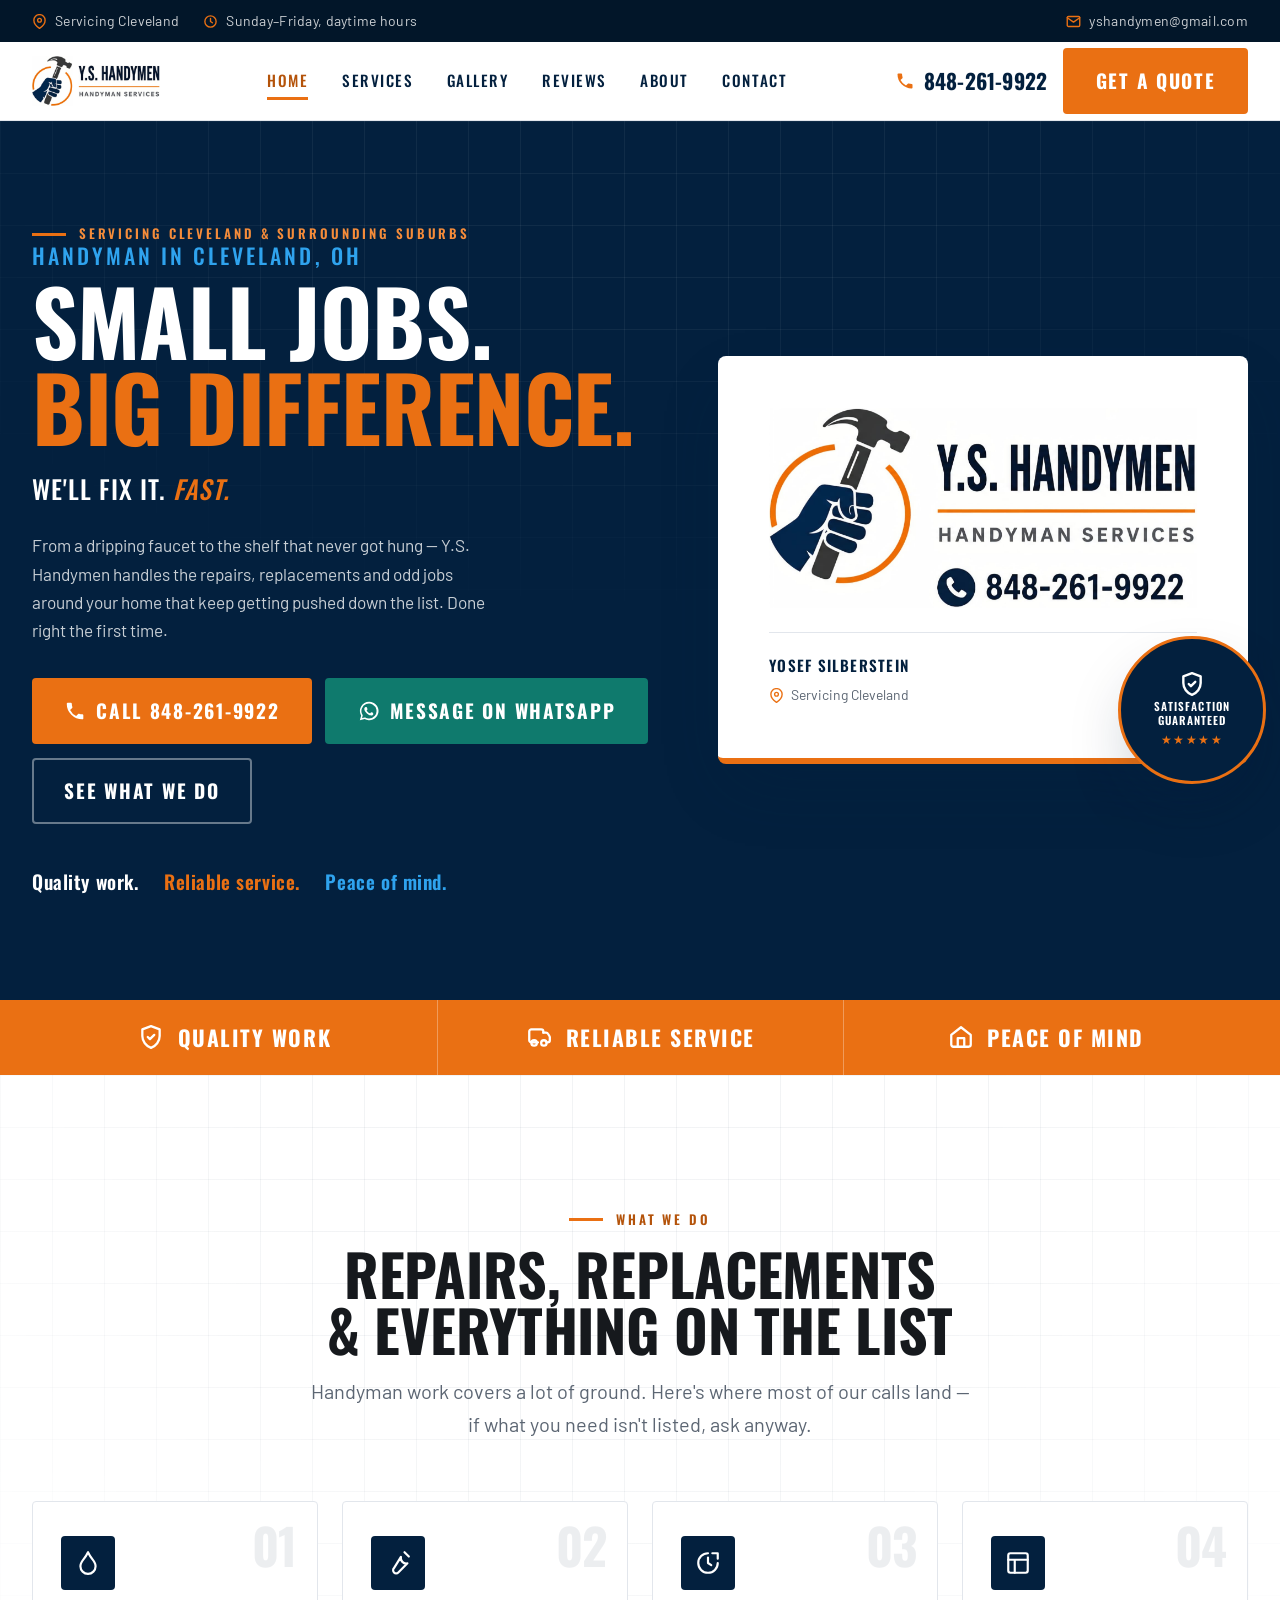
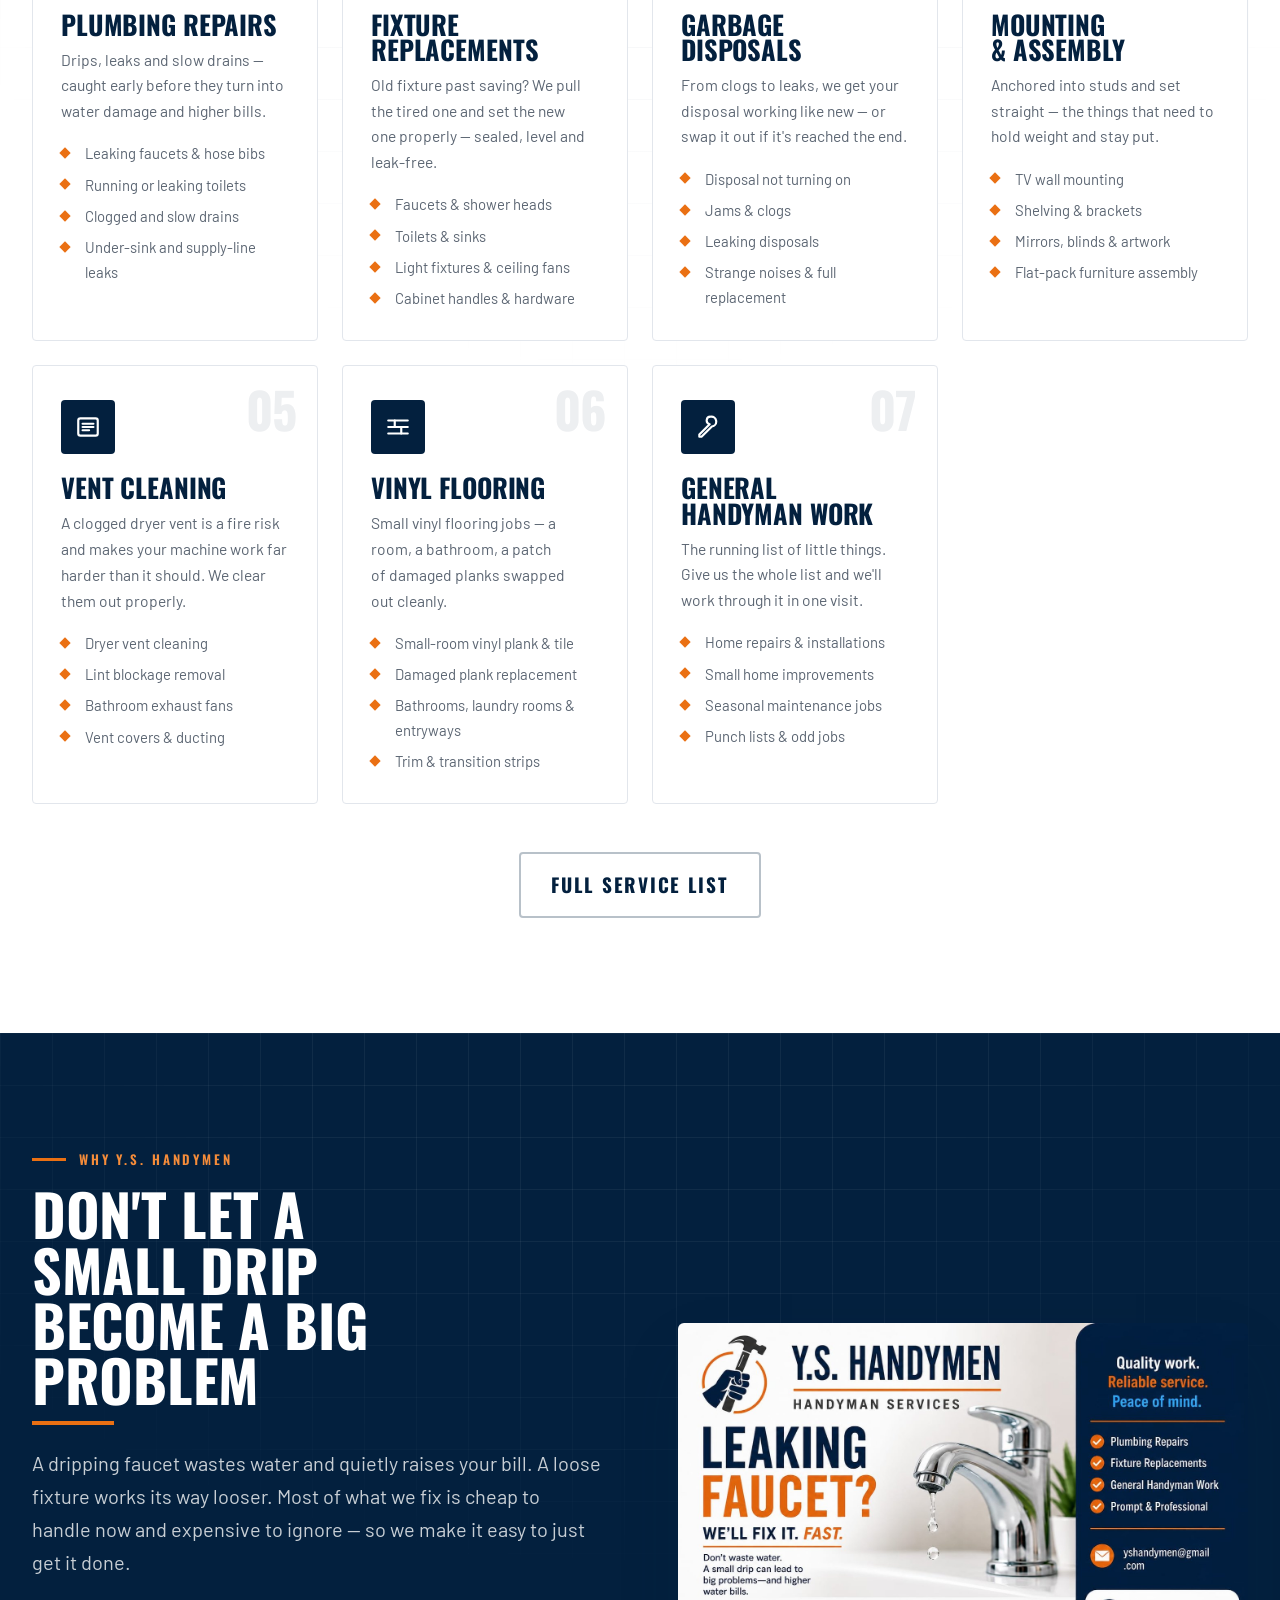
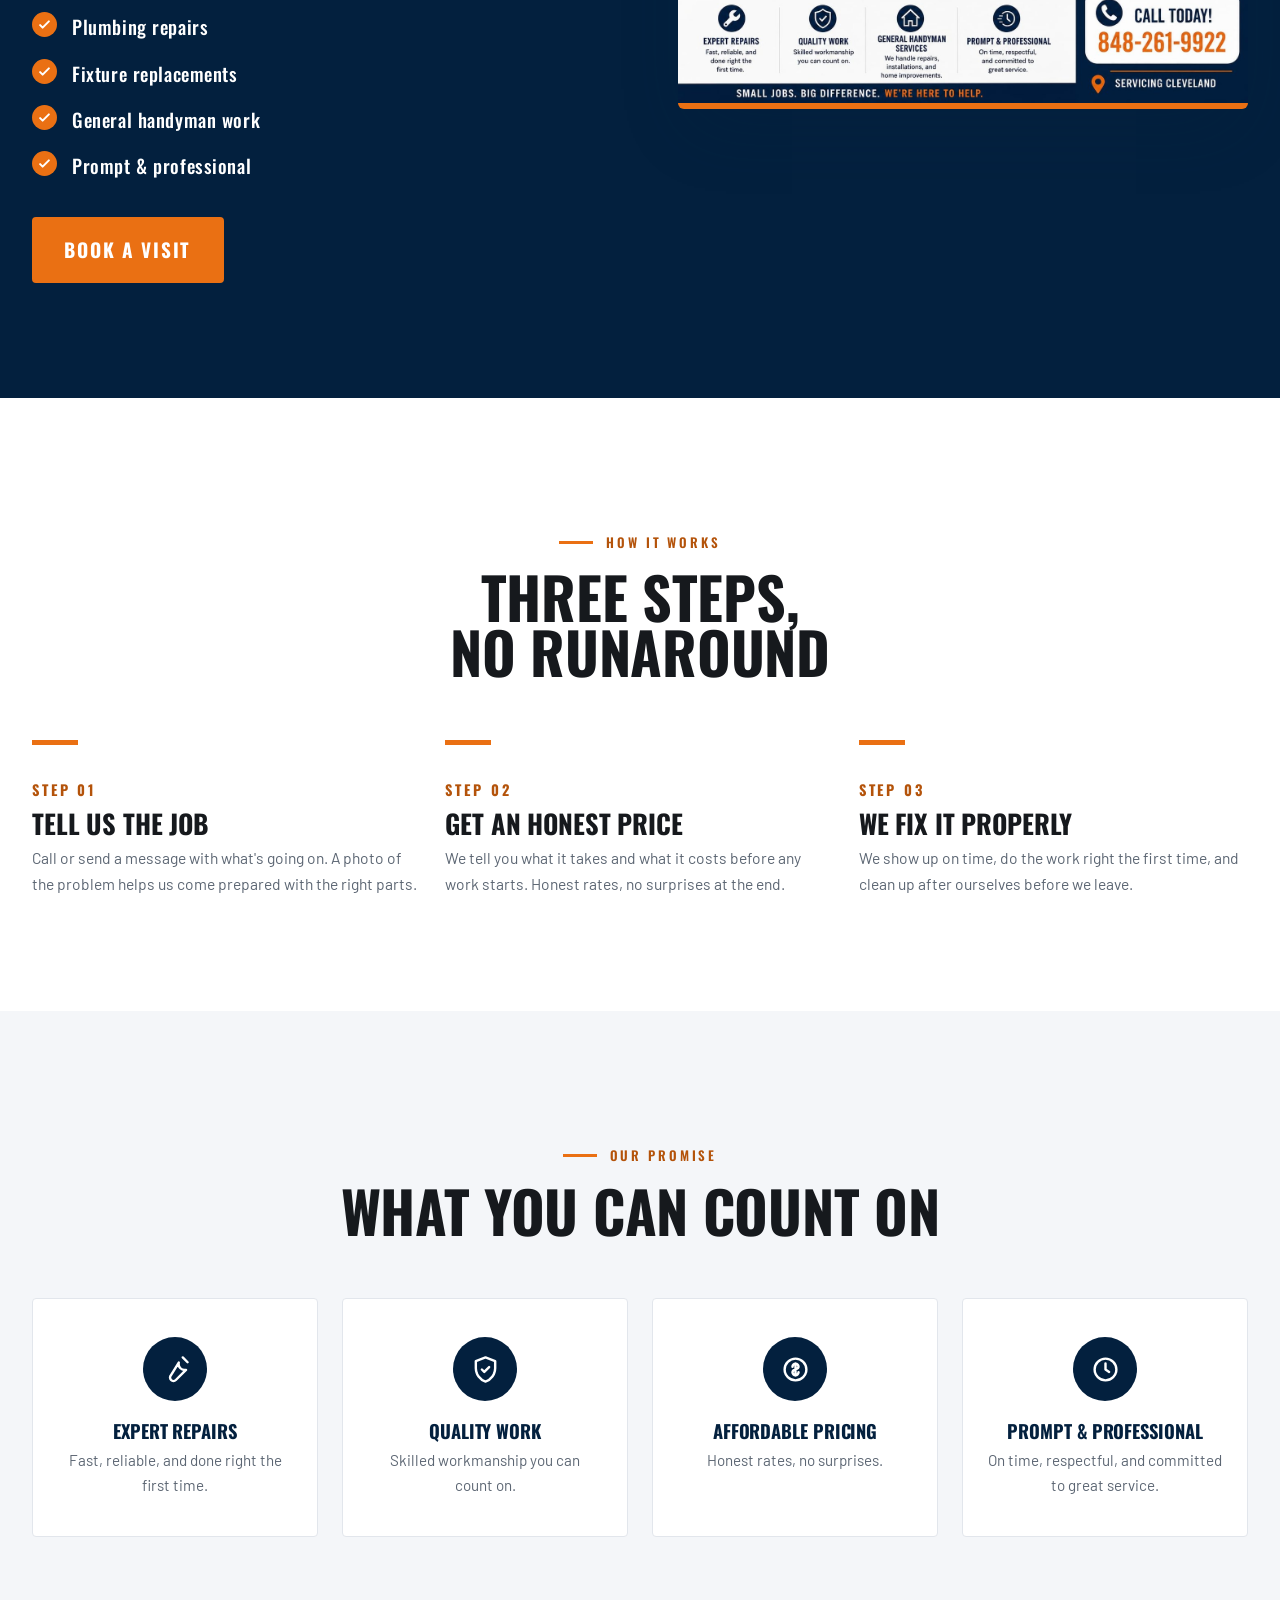
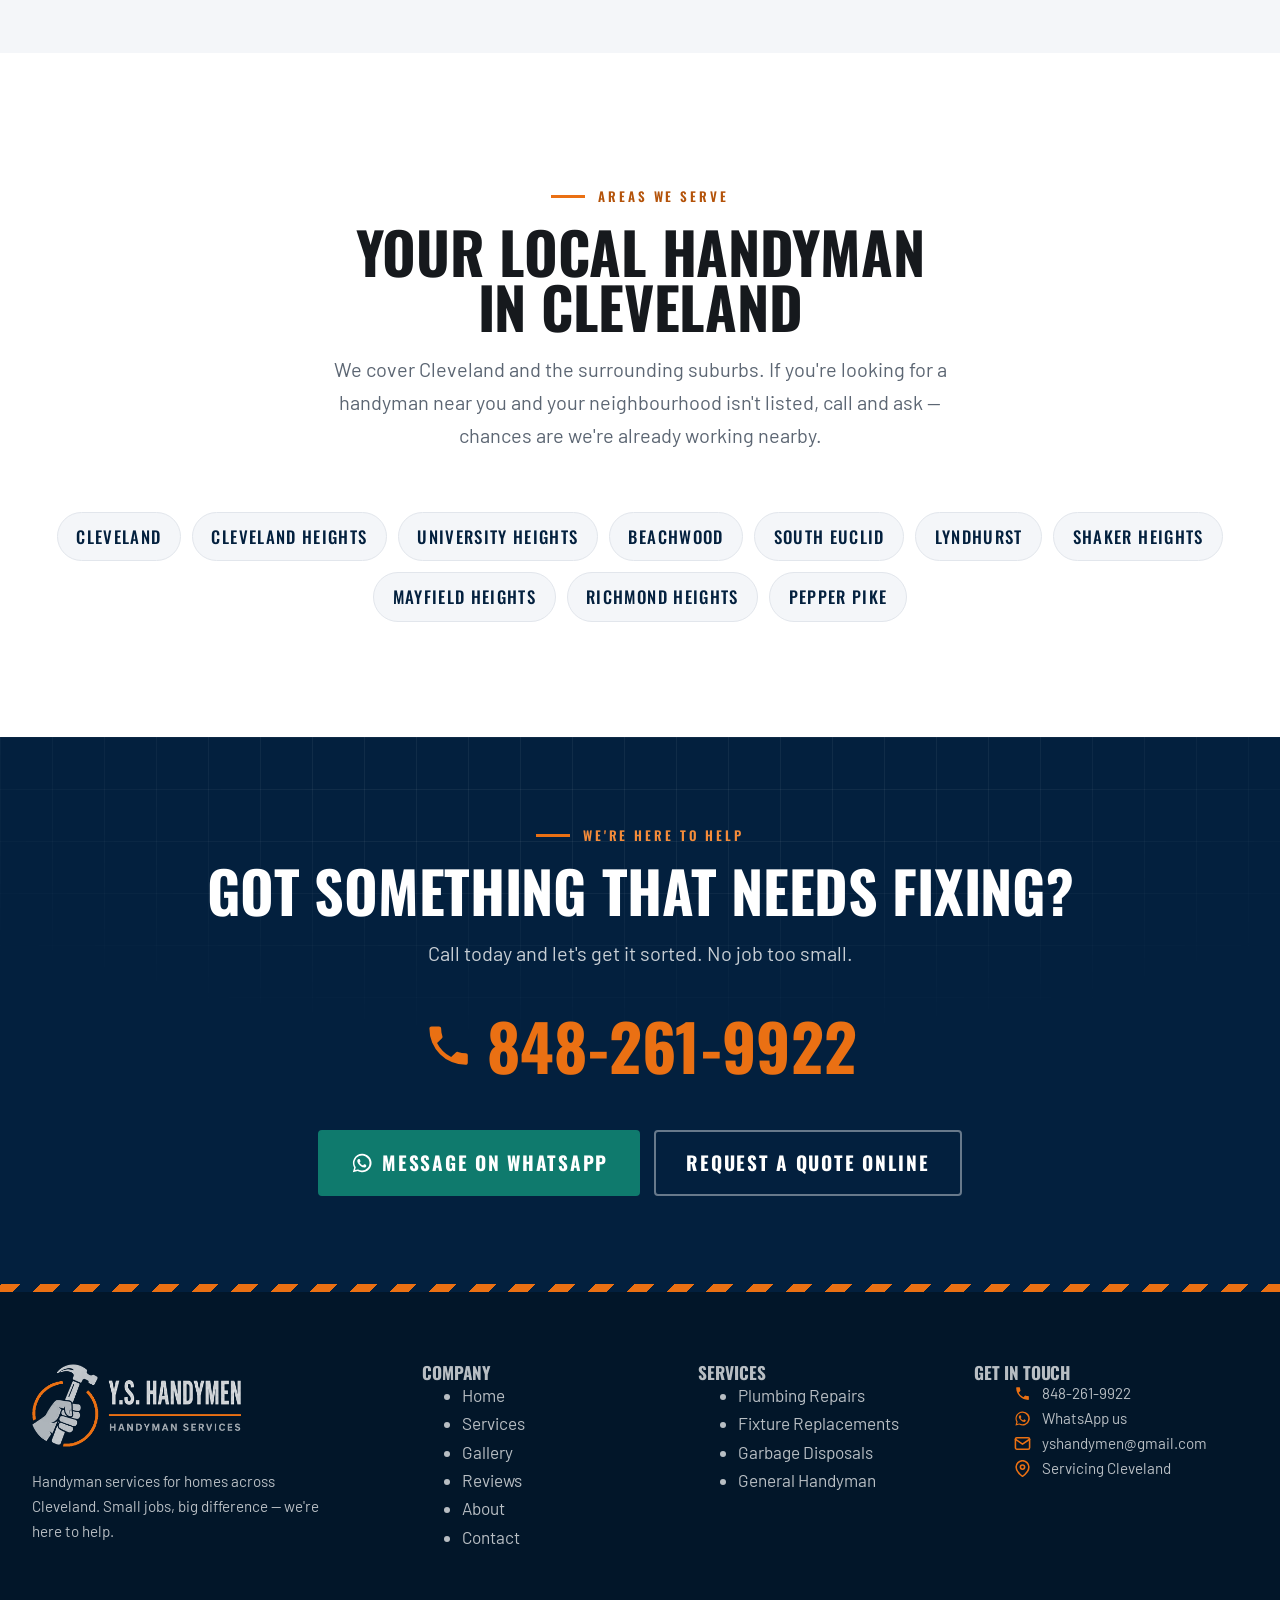
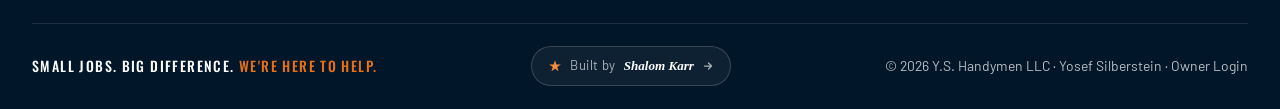
<file: index.html>
<!DOCTYPE html>
<html lang="en">
<head>
<meta charset="utf-8">
<meta name="viewport" content="width=device-width, initial-scale=1">
<title>Handyman in Cleveland, OH | Y.S. Handymen LLC — 848-261-9922</title>
<meta name="description" content="Reliable handyman in Cleveland, OH. Plumbing repairs, fixture replacements, garbage disposals, vent cleaning and vinyl flooring. Small jobs welcome — call 848-261-9922 for an honest quote.">
<meta name="keywords" content="handyman Cleveland, handyman near me, Cleveland handyman services, plumbing repair Cleveland, dryer vent cleaning Cleveland, vinyl flooring Cleveland, garbage disposal repair Cleveland, home repairs Cleveland OH">
<meta name="author" content="Y.S. Handymen LLC">
<meta name="robots" content="index, follow, max-image-preview:large">
<meta name="theme-color" content="#03203E">

<meta name="geo.region" content="US-OH">
<meta name="geo.placename" content="Cleveland, OH">
<meta name="geo.position" content="41.4993;-81.6944">
<meta name="ICBM" content="41.4993, -81.6944">

<link rel="canonical" href="https://yshandymen.com/">
<link rel="icon" href="assets/favicon-64.png" sizes="64x64">
<link rel="apple-touch-icon" href="assets/favicon.png">

<meta property="og:type" content="website">
<meta property="og:site_name" content="Y.S. Handymen LLC">
<meta property="og:locale" content="en_US">
<meta property="og:url" content="https://yshandymen.com/">
<meta property="og:title" content="Handyman in Cleveland, OH — Y.S. Handymen LLC">
<meta property="og:description" content="Reliable handyman in Cleveland, OH. Plumbing repairs, fixture replacements, garbage disposals, vent cleaning and vinyl flooring. Small jobs welcome — call 848-261-9922 for an honest quote.">
<meta property="og:image" content="https://yshandymen.com/assets/og-image.jpg">
<meta property="og:image:width" content="1200">
<meta property="og:image:height" content="630">
<meta property="og:image:type" content="image/jpeg">
<meta property="og:image:alt" content="Y.S. Handymen LLC — handyman in Cleveland, OH. Small jobs, big difference. Call 848-261-9922.">
<meta name="twitter:card" content="summary_large_image">
<meta name="twitter:title" content="Handyman in Cleveland, OH — Y.S. Handymen LLC">
<meta name="twitter:description" content="Reliable handyman in Cleveland, OH. Plumbing repairs, fixture replacements, garbage disposals, vent cleaning and vinyl flooring. Small jobs welcome — call 848-261-9922 for an honest quote.">
<meta name="twitter:image" content="https://yshandymen.com/assets/og-image.jpg">
<meta name="twitter:image:alt" content="Y.S. Handymen LLC — handyman in Cleveland, OH.">

<link rel="preconnect" href="https://fonts.googleapis.com">
<link rel="preconnect" href="https://fonts.gstatic.com" crossorigin>
<link href="https://fonts.googleapis.com/css2?family=Oswald:wght@400;500;600;700&family=Barlow:ital,wght@0,400;0,500;0,600;1,400&display=swap" rel="stylesheet">
<link rel="stylesheet" href="css/styles.css">

<script type="application/ld+json">
{
  "@context": "https://schema.org",
  "@graph": [
    {
      "@type": [
        "HomeAndConstructionBusiness",
        "LocalBusiness"
      ],
      "@id": "https://yshandymen.com/#business",
      "name": "Y.S. Handymen LLC",
      "legalName": "Y.S. Handymen LLC",
      "alternateName": [
        "Y.S. Handymen",
        "YS Handymen"
      ],
      "sameAs": [
        "https://wa.me/18482619922"
      ],
      "contactPoint": [
        {
          "@type": "ContactPoint",
          "contactType": "customer service",
          "telephone": "+1-848-261-9922",
          "email": "yshandymen@gmail.com",
          "availableLanguage": "English",
          "areaServed": "US"
        }
      ],
      "description": "Handyman services in Cleveland, OH. Plumbing repairs, fixture replacements, garbage disposals, vent cleaning, vinyl flooring and general home repairs.",
      "url": "https://yshandymen.com/",
      "telephone": "+1-848-261-9922",
      "email": "yshandymen@gmail.com",
      "image": "https://yshandymen.com/assets/logo.png",
      "logo": "https://yshandymen.com/assets/logo.png",
      "priceRange": "$$",
      "slogan": "Quality work. Reliable service. Peace of mind.",
      "founder": {
        "@type": "Person",
        "name": "Yosef Silberstein"
      },
      "address": {
        "@type": "PostalAddress",
        "addressLocality": "Cleveland",
        "addressRegion": "OH",
        "addressCountry": "US"
      },
      "geo": {
        "@type": "GeoCoordinates",
        "latitude": "41.4993",
        "longitude": "-81.6944"
      },
      "areaServed": [
        {
          "@type": "City",
          "name": "Cleveland"
        },
        {
          "@type": "City",
          "name": "Cleveland Heights"
        },
        {
          "@type": "City",
          "name": "University Heights"
        },
        {
          "@type": "City",
          "name": "Beachwood"
        },
        {
          "@type": "City",
          "name": "South Euclid"
        },
        {
          "@type": "City",
          "name": "Lyndhurst"
        },
        {
          "@type": "City",
          "name": "Shaker Heights"
        },
        {
          "@type": "City",
          "name": "Mayfield Heights"
        },
        {
          "@type": "City",
          "name": "Richmond Heights"
        },
        {
          "@type": "City",
          "name": "Pepper Pike"
        }
      ],
      "knowsAbout": [
        "Plumbing Repairs",
        "Fixture Replacements",
        "Garbage Disposal Repair",
        "Mounting & Assembly",
        "Vent Cleaning",
        "Vinyl Flooring",
        "General Handyman Work"
      ],
      "openingHoursSpecification": [
        {
          "@type": "OpeningHoursSpecification",
          "dayOfWeek": [
            "Sunday",
            "Monday",
            "Tuesday",
            "Wednesday",
            "Thursday",
            "Friday"
          ],
          "opens": "08:00",
          "closes": "17:00"
        }
      ],
      "hasOfferCatalog": {
        "@type": "OfferCatalog",
        "name": "Handyman Services",
        "itemListElement": [
          {
            "@type": "Offer",
            "itemOffered": {
              "@type": "Service",
              "name": "Plumbing Repairs",
              "description": "Leaking faucets, hose bibs, running toilets, clogged drains and supply-line leaks.",
              "serviceType": "Plumbing Repairs",
              "provider": {
                "@id": "https://yshandymen.com/#business"
              },
              "areaServed": {
                "@type": "City",
                "name": "Cleveland"
              }
            }
          },
          {
            "@type": "Offer",
            "itemOffered": {
              "@type": "Service",
              "name": "Fixture Replacements",
              "description": "Faucets, shower heads, toilets, sinks, light fixtures and ceiling fans.",
              "serviceType": "Fixture Replacements",
              "provider": {
                "@id": "https://yshandymen.com/#business"
              },
              "areaServed": {
                "@type": "City",
                "name": "Cleveland"
              }
            }
          },
          {
            "@type": "Offer",
            "itemOffered": {
              "@type": "Service",
              "name": "Garbage Disposal Repair",
              "description": "Jams, clogs, leaks, disposals not turning on, and full replacement.",
              "serviceType": "Garbage Disposal Repair",
              "provider": {
                "@id": "https://yshandymen.com/#business"
              },
              "areaServed": {
                "@type": "City",
                "name": "Cleveland"
              }
            }
          },
          {
            "@type": "Offer",
            "itemOffered": {
              "@type": "Service",
              "name": "Mounting & Assembly",
              "description": "TV wall mounting, shelving, mirrors, blinds and flat-pack furniture assembly.",
              "serviceType": "Mounting & Assembly",
              "provider": {
                "@id": "https://yshandymen.com/#business"
              },
              "areaServed": {
                "@type": "City",
                "name": "Cleveland"
              }
            }
          },
          {
            "@type": "Offer",
            "itemOffered": {
              "@type": "Service",
              "name": "Vent Cleaning",
              "description": "Dryer vent cleaning, lint blockage removal and bathroom exhaust fans.",
              "serviceType": "Vent Cleaning",
              "provider": {
                "@id": "https://yshandymen.com/#business"
              },
              "areaServed": {
                "@type": "City",
                "name": "Cleveland"
              }
            }
          },
          {
            "@type": "Offer",
            "itemOffered": {
              "@type": "Service",
              "name": "Vinyl Flooring",
              "description": "Small-room vinyl plank and tile, damaged plank replacement, trim and transitions.",
              "serviceType": "Vinyl Flooring",
              "provider": {
                "@id": "https://yshandymen.com/#business"
              },
              "areaServed": {
                "@type": "City",
                "name": "Cleveland"
              }
            }
          },
          {
            "@type": "Offer",
            "itemOffered": {
              "@type": "Service",
              "name": "General Handyman Work",
              "description": "Home repairs, installations, small improvements and seasonal maintenance.",
              "serviceType": "General Handyman Work",
              "provider": {
                "@id": "https://yshandymen.com/#business"
              },
              "areaServed": {
                "@type": "City",
                "name": "Cleveland"
              }
            }
          }
        ]
      }
    },
    {
      "@type": "WebSite",
      "@id": "https://yshandymen.com/#website",
      "url": "https://yshandymen.com/",
      "name": "Y.S. Handymen LLC",
      "publisher": {
        "@id": "https://yshandymen.com/#business"
      }
    },
    {
      "@type": "WebPage",
      "@id": "https://yshandymen.com/#webpage",
      "url": "https://yshandymen.com/",
      "name": "Handyman in Cleveland, OH | Y.S. Handymen LLC",
      "isPartOf": {
        "@id": "https://yshandymen.com/#website"
      },
      "about": {
        "@id": "https://yshandymen.com/#business"
      }
    }
  ]
}
</script>
</head>
<body>

<!-- ============================================ top bar -->
<div class="topbar">
  <div class="shell topbar__in">
    <div class="topbar__set">
      <span class="topbar__item">
        <svg viewBox="0 0 24 24" fill="none" stroke="currentColor" stroke-width="2.2" stroke-linecap="round" stroke-linejoin="round"><path d="M21 10c0 7-9 13-9 13s-9-6-9-13a9 9 0 0 1 18 0Z"/><circle cx="12" cy="10" r="3"/></svg>
        Servicing Cleveland
      </span>
      <span class="topbar__item topbar__set--meta">
        <svg viewBox="0 0 24 24" fill="none" stroke="currentColor" stroke-width="2.2" stroke-linecap="round" stroke-linejoin="round"><circle cx="12" cy="12" r="9"/><path d="M12 7v5l3 2"/></svg>
        Sunday–Friday, daytime hours
      </span>
    </div>
    <div class="topbar__set">
      <a class="topbar__item" href="mailto:yshandymen@gmail.com">
        <svg viewBox="0 0 24 24" fill="none" stroke="currentColor" stroke-width="2.2" stroke-linecap="round" stroke-linejoin="round"><rect x="2" y="4" width="20" height="16" rx="2"/><path d="m22 6-10 7L2 6"/></svg>
        yshandymen@gmail.com
      </a>
    </div>
  </div>
</div>

<!-- ============================================ header -->
<header class="site-header">
  <div class="shell nav">
    <a class="brand" href="index.html" aria-label="Y.S. Handymen — home">
      <img src="assets/logo-compact.png" alt="Y.S. Handymen — Handyman Services" width="816" height="320">
    </a>

    <nav class="nav__links" aria-label="Main">
      <a class="nav__link" href="index.html" aria-current="page">Home</a>
      <a class="nav__link" href="services.html">Services</a>
      <a class="nav__link" href="gallery.html">Gallery</a>
      <a class="nav__link" href="reviews.html">Reviews</a>
      <a class="nav__link" href="about.html">About</a>
      <a class="nav__link" href="contact.html">Contact</a>
    </nav>

    <div class="nav__cta">
      <a class="nav__phone" href="tel:+18482619922">
        <svg viewBox="0 0 24 24" fill="currentColor"><path d="M6.6 10.8a15.1 15.1 0 0 0 6.6 6.6l2.2-2.2c.3-.3.7-.4 1-.2 1.2.4 2.4.6 3.6.6.6 0 1 .4 1 1V20c0 .6-.4 1-1 1A17 17 0 0 1 3 4c0-.6.4-1 1-1h3.5c.6 0 1 .4 1 1 0 1.3.2 2.5.6 3.6.1.4 0 .8-.2 1l-2.3 2.2Z"/></svg>
        848-261-9922
      </a>
      <a class="btn" href="contact.html">Get a Quote</a>
      <button class="burger" aria-label="Open menu" aria-expanded="false" aria-controls="drawer">
        <span></span><span></span><span></span>
      </button>
    </div>
  </div>
</header>

<div class="scrim"></div>
<nav class="drawer" id="drawer" aria-label="Mobile">
  <a href="index.html" aria-current="page">Home</a>
  <a href="services.html">Services</a>
  <a href="gallery.html">Gallery</a>
  <a href="reviews.html">Reviews</a>
  <a href="about.html">About</a>
  <a href="contact.html">Contact</a>
  <a class="btn" href="tel:+18482619922">Call 848-261-9922</a>
</nav>

<main>

<!-- ============================================ hero -->
<section class="hero blueprint">
  <div class="shell hero__in">
    <div>
      <p class="eyebrow anim a1">Servicing Cleveland &amp; Surrounding Suburbs</p>
      <h1 class="anim a2">
        <span class="hero__kicker">Handyman in Cleveland, OH</span>
        Small jobs.
        <span class="accent">Big difference.</span>
      </h1>
      <p class="hero__sub anim a3">We'll fix it. <em>Fast.</em></p>
      <p class="hero__lede anim a4">
        From a dripping faucet to the shelf that never got hung — Y.S. Handymen handles
        the repairs, replacements and odd jobs around your home that keep getting pushed
        down the list. Done right the first time.
      </p>

      <div class="btn-row anim a5">
        <a class="btn" href="tel:+18482619922">
          <svg viewBox="0 0 24 24" fill="currentColor"><path d="M6.6 10.8a15.1 15.1 0 0 0 6.6 6.6l2.2-2.2c.3-.3.7-.4 1-.2 1.2.4 2.4.6 3.6.6.6 0 1 .4 1 1V20c0 .6-.4 1-1 1A17 17 0 0 1 3 4c0-.6.4-1 1-1h3.5c.6 0 1 .4 1 1 0 1.3.2 2.5.6 3.6.1.4 0 .8-.2 1l-2.3 2.2Z"/></svg>
          Call 848-261-9922
        </a>
        <a class="btn btn--wa" href="https://wa.me/18482619922?text=Hi%20Y.S.%20Handymen%2C%20I%27d%20like%20a%20quote%20for%20a%20job.">
          <svg viewBox="0 0 24 24" fill="currentColor"><path d="M12 2a10 10 0 0 0-8.6 15L2 22l5.2-1.4A10 10 0 1 0 12 2Zm0 18.2a8.2 8.2 0 0 1-4.2-1.1l-.3-.2-3.1.8.8-3-.2-.3A8.2 8.2 0 1 1 12 20.2Zm4.5-6.1c-.2-.1-1.5-.7-1.7-.8s-.4-.1-.6.1-.6.8-.8 1-.3.2-.5.1a6.7 6.7 0 0 1-2-1.2 7.4 7.4 0 0 1-1.4-1.7c-.1-.3 0-.4.1-.5l.4-.5.3-.4v-.4l-.8-1.9c-.2-.5-.4-.4-.6-.4h-.5a1 1 0 0 0-.7.3 2.8 2.8 0 0 0-.9 2.1 4.9 4.9 0 0 0 1 2.6 11 11 0 0 0 4.2 3.7 8 8 0 0 0 1.4.5 3.4 3.4 0 0 0 1.5.1 2.5 2.5 0 0 0 1.6-1.1 2 2 0 0 0 .1-1.1c0-.1-.2-.2-.4-.3Z"/></svg>
          Message on WhatsApp
        </a>
        <a class="btn btn--ghost" href="services.html">See What We Do</a>
      </div>

      <div class="triad anim a6">
        <span>Quality work.</span>
        <span>Reliable service.</span>
        <span>Peace of mind.</span>
      </div>
    </div>

    <div class="hero__media anim a3">
      <div class="hero__plate">
        <img src="assets/logo.png" alt="Y.S. Handymen logo — a hand gripping a hammer" width="1551" height="726">
        <div class="plate-caption">
          <span class="who">Yosef Silberstein</span>
          <span class="where">
            <svg viewBox="0 0 24 24" fill="none" stroke="currentColor" stroke-width="2.2" stroke-linecap="round" stroke-linejoin="round"><path d="M21 10c0 7-9 13-9 13s-9-6-9-13a9 9 0 0 1 18 0Z"/><circle cx="12" cy="10" r="3"/></svg>
            Servicing Cleveland
          </span>
        </div>
        <div class="badge-guarantee">
          <svg viewBox="0 0 24 24" fill="none" stroke="currentColor" stroke-width="2.2" stroke-linecap="round" stroke-linejoin="round"><path d="M12 2 4 5v6c0 5 3.4 9.4 8 11 4.6-1.6 8-6 8-11V5l-8-3Z"/><path d="m9 12 2 2 4-4"/></svg>
          <b>Satisfaction<br>Guaranteed</b>
          <span class="stars">★★★★★</span>
        </div>
      </div>
    </div>
  </div>
</section>

<!-- ============================================ trust strip -->
<section class="trust">
  <div class="shell trust__in">
    <div class="trust__item">
      <svg viewBox="0 0 24 24" fill="none" stroke="currentColor" stroke-width="2.1" stroke-linecap="round" stroke-linejoin="round"><path d="M12 2 4 5v6c0 5 3.4 9.4 8 11 4.6-1.6 8-6 8-11V5l-8-3Z"/><path d="m9 12 2 2 4-4"/></svg>
      <b>Quality Work</b>
    </div>
    <div class="trust__item">
      <svg viewBox="0 0 24 24" fill="none" stroke="currentColor" stroke-width="2.1" stroke-linecap="round" stroke-linejoin="round"><path d="M11 17H5a2 2 0 0 1-2-2V7a2 2 0 0 1 2-2h9a2 2 0 0 1 2 2v1"/><path d="M16 8h2.6a2 2 0 0 1 1.7 1l1.4 2.3a2 2 0 0 1 .3 1V15a2 2 0 0 1-2 2h-1"/><circle cx="7.5" cy="17.5" r="2.5"/><circle cx="16.5" cy="17.5" r="2.5"/></svg>
      <b>Reliable Service</b>
    </div>
    <div class="trust__item">
      <svg viewBox="0 0 24 24" fill="none" stroke="currentColor" stroke-width="2.1" stroke-linecap="round" stroke-linejoin="round"><path d="m3 10 9-7 9 7v9a2 2 0 0 1-2 2H5a2 2 0 0 1-2-2Z"/><path d="M9 21v-8h6v8"/></svg>
      <b>Peace of Mind</b>
    </div>
  </div>
</section>

<!-- ============================================ services -->
<section class="section blueprint blueprint--light">
  <div class="shell">
    <div class="sec-head center reveal">
      <p class="eyebrow eyebrow--center">What We Do</p>
      <h2>Repairs, replacements<br>&amp; everything on the list</h2>
      <p class="lead">
        Handyman work covers a lot of ground. Here's where most of our calls land —
        if what you need isn't listed, ask anyway.
      </p>
    </div>

    <div class="grid-svc">
      <article class="svc reveal">
        <span class="svc__num">01</span>
        <div class="svc__ico">
          <svg viewBox="0 0 24 24" fill="none" stroke="currentColor" stroke-width="2" stroke-linecap="round" stroke-linejoin="round"><path d="M12 22a7 7 0 0 0 7-7c0-2-1-3.9-3-6.5S12.5 3 12 2c-.5 1-2 3.9-4 6.5S5 13 5 15a7 7 0 0 0 7 7Z"/></svg>
        </div>
        <h3>Plumbing Repairs</h3>
        <p>Drips, leaks and slow drains — caught early before they turn into water damage and higher bills.</p>
        <ul class="svc__list">
          <li>Leaking faucets &amp; hose bibs</li>
          <li>Running or leaking toilets</li>
          <li>Clogged and slow drains</li>
          <li>Under-sink and supply-line leaks</li>
        </ul>
      </article>

      <article class="svc reveal d1">
        <span class="svc__num">02</span>
        <div class="svc__ico">
          <svg viewBox="0 0 24 24" fill="none" stroke="currentColor" stroke-width="2" stroke-linecap="round" stroke-linejoin="round"><path d="M14.7 6.3a5 5 0 0 0 6 6l-8.4 8.4a2.8 2.8 0 0 1-4-4Z"/><path d="m18 2 4 4"/></svg>
        </div>
        <h3>Fixture Replacements</h3>
        <p>Old fixture past saving? We pull the tired one and set the new one properly — sealed, level and leak-free.</p>
        <ul class="svc__list">
          <li>Faucets &amp; shower heads</li>
          <li>Toilets &amp; sinks</li>
          <li>Light fixtures &amp; ceiling fans</li>
          <li>Cabinet handles &amp; hardware</li>
        </ul>
      </article>

      <article class="svc reveal d2">
        <span class="svc__num">03</span>
        <div class="svc__ico">
          <svg viewBox="0 0 24 24" fill="none" stroke="currentColor" stroke-width="2" stroke-linecap="round" stroke-linejoin="round"><path d="M12 3a9 9 0 1 0 9 9"/><path d="M12 7v5l3 2"/><path d="M16 3h5v5"/></svg>
        </div>
        <h3>Garbage Disposals</h3>
        <p>From clogs to leaks, we get your disposal working like new — or swap it out if it's reached the end.</p>
        <ul class="svc__list">
          <li>Disposal not turning on</li>
          <li>Jams &amp; clogs</li>
          <li>Leaking disposals</li>
          <li>Strange noises &amp; full replacement</li>
        </ul>
      </article>

      <article class="svc reveal d1">
        <span class="svc__num">04</span>
        <div class="svc__ico">
          <svg viewBox="0 0 24 24" fill="none" stroke="currentColor" stroke-width="2" stroke-linecap="round" stroke-linejoin="round"><rect x="3" y="3" width="18" height="18" rx="2"/><path d="M3 9h18M9 21V9"/></svg>
        </div>
        <h3>Mounting &amp; Assembly</h3>
        <p>Anchored into studs and set straight — the things that need to hold weight and stay put.</p>
        <ul class="svc__list">
          <li>TV wall mounting</li>
          <li>Shelving &amp; brackets</li>
          <li>Mirrors, blinds &amp; artwork</li>
          <li>Flat-pack furniture assembly</li>
        </ul>
      </article>

      <article class="svc reveal">
        <span class="svc__num">05</span>
        <div class="svc__ico">
          <svg viewBox="0 0 24 24" fill="none" stroke="currentColor" stroke-width="2" stroke-linecap="round" stroke-linejoin="round"><rect x="3" y="4" width="18" height="16" rx="2"/><path d="M7 9h10M7 12h10M7 15h6"/></svg>
        </div>
        <h3>Vent Cleaning</h3>
        <p>A clogged dryer vent is a fire risk and makes your machine work far harder than it should. We clear them out properly.</p>
        <ul class="svc__list">
          <li>Dryer vent cleaning</li>
          <li>Lint blockage removal</li>
          <li>Bathroom exhaust fans</li>
          <li>Vent covers &amp; ducting</li>
        </ul>
      </article>

      <article class="svc reveal">
        <span class="svc__num">06</span>
        <div class="svc__ico">
          <svg viewBox="0 0 24 24" fill="none" stroke="currentColor" stroke-width="2" stroke-linecap="round" stroke-linejoin="round"><path d="M3 6h18M3 12h18M3 18h18"/><path d="M9 6v6M15 12v6"/></svg>
        </div>
        <h3>Vinyl Flooring</h3>
        <p>Small vinyl flooring jobs — a room, a bathroom, a patch of damaged planks swapped out cleanly.</p>
        <ul class="svc__list">
          <li>Small-room vinyl plank &amp; tile</li>
          <li>Damaged plank replacement</li>
          <li>Bathrooms, laundry rooms &amp; entryways</li>
          <li>Trim &amp; transition strips</li>
        </ul>
      </article>

      <article class="svc reveal d2">
        <span class="svc__num">07</span>
        <div class="svc__ico">
          <svg viewBox="0 0 24 24" fill="none" stroke="currentColor" stroke-width="2" stroke-linecap="round" stroke-linejoin="round"><path d="M14.5 2.5a3.5 3.5 0 0 0-1 6.9L4 19v2h2l9.6-9.5a3.5 3.5 0 1 0-1.1-9Z"/></svg>
        </div>
        <h3>General Handyman Work</h3>
        <p>The running list of little things. Give us the whole list and we'll work through it in one visit.</p>
        <ul class="svc__list">
          <li>Home repairs &amp; installations</li>
          <li>Small home improvements</li>
          <li>Seasonal maintenance jobs</li>
          <li>Punch lists &amp; odd jobs</li>
        </ul>
      </article>
    </div>

    <div class="btn-row center reveal" style="margin-top: 3rem;">
      <a class="btn btn--ghost" href="services.html">Full Service List</a>
    </div>
  </div>
</section>

<!-- ============================================ why / checklist -->
<section class="section on-navy blueprint">
  <div class="shell split">
    <div class="reveal">
      <p class="eyebrow">Why Y.S. Handymen</p>
      <h2 class="rule-under" style="color:#fff; margin-top:1rem;">Don't let a small drip<br>become a big problem</h2>
      <p class="lead" style="margin-top:1.4rem;">
        A dripping faucet wastes water and quietly raises your bill. A loose fixture
        works its way looser. Most of what we fix is cheap to handle now and expensive
        to ignore — so we make it easy to just get it done.
      </p>
      <ul class="check" style="margin-top:2rem;">
        <li>
          <svg viewBox="0 0 24 24" fill="none" stroke="currentColor" stroke-width="3.2" stroke-linecap="round" stroke-linejoin="round"><path d="m5 13 4 4L19 7"/></svg>
          Plumbing repairs
        </li>
        <li>
          <svg viewBox="0 0 24 24" fill="none" stroke="currentColor" stroke-width="3.2" stroke-linecap="round" stroke-linejoin="round"><path d="m5 13 4 4L19 7"/></svg>
          Fixture replacements
        </li>
        <li>
          <svg viewBox="0 0 24 24" fill="none" stroke="currentColor" stroke-width="3.2" stroke-linecap="round" stroke-linejoin="round"><path d="m5 13 4 4L19 7"/></svg>
          General handyman work
        </li>
        <li>
          <svg viewBox="0 0 24 24" fill="none" stroke="currentColor" stroke-width="3.2" stroke-linecap="round" stroke-linejoin="round"><path d="m5 13 4 4L19 7"/></svg>
          Prompt &amp; professional
        </li>
      </ul>
      <div class="btn-row" style="margin-top:2.2rem;">
        <a class="btn" href="contact.html">Book a Visit</a>
      </div>
    </div>

    <div class="figure-frame reveal d2">
      <img src="assets/flyer-faucet.jpg" alt="Y.S. Handymen — leaking faucet repair service" width="1400" height="933" loading="lazy">
    </div>
  </div>
</section>

<!-- ============================================ how it works -->
<section class="section">
  <div class="shell">
    <div class="sec-head center reveal">
      <p class="eyebrow eyebrow--center">How It Works</p>
      <h2>Three steps, no runaround</h2>
    </div>

    <div class="steps">
      <div class="step reveal">
        <span class="step__n">STEP 01</span>
        <h3>Tell us the job</h3>
        <p>Call or send a message with what's going on. A photo of the problem helps us come prepared with the right parts.</p>
      </div>
      <div class="step reveal d1">
        <span class="step__n">STEP 02</span>
        <h3>Get an honest price</h3>
        <p>We tell you what it takes and what it costs before any work starts. Honest rates, no surprises at the end.</p>
      </div>
      <div class="step reveal d2">
        <span class="step__n">STEP 03</span>
        <h3>We fix it properly</h3>
        <p>We show up on time, do the work right the first time, and clean up after ourselves before we leave.</p>
      </div>
    </div>
  </div>
</section>

<!-- ============================================ values -->
<section class="section on-paper-2">
  <div class="shell">
    <div class="sec-head center reveal">
      <p class="eyebrow eyebrow--center">Our Promise</p>
      <h2>What you can count on</h2>
    </div>

    <div class="values">
      <div class="value reveal">
        <div class="value__ico">
          <svg viewBox="0 0 24 24" fill="none" stroke="currentColor" stroke-width="2" stroke-linecap="round" stroke-linejoin="round"><path d="M14.7 6.3a5 5 0 0 0 6 6l-8.4 8.4a2.8 2.8 0 0 1-4-4Z"/><path d="m18 2 4 4"/></svg>
        </div>
        <h3>Expert Repairs</h3>
        <p>Fast, reliable, and done right the first time.</p>
      </div>
      <div class="value reveal d1">
        <div class="value__ico">
          <svg viewBox="0 0 24 24" fill="none" stroke="currentColor" stroke-width="2" stroke-linecap="round" stroke-linejoin="round"><path d="M12 2 4 5v6c0 5 3.4 9.4 8 11 4.6-1.6 8-6 8-11V5l-8-3Z"/><path d="m9 12 2 2 4-4"/></svg>
        </div>
        <h3>Quality Work</h3>
        <p>Skilled workmanship you can count on.</p>
      </div>
      <div class="value reveal d2">
        <div class="value__ico">
          <svg viewBox="0 0 24 24" fill="none" stroke="currentColor" stroke-width="2" stroke-linecap="round" stroke-linejoin="round"><circle cx="12" cy="12" r="9"/><path d="M12 7v10M9.5 9.8a2.5 2.5 0 0 1 5 0c0 2.7-5 1.6-5 4.4a2.5 2.5 0 0 0 5 0"/></svg>
        </div>
        <h3>Affordable Pricing</h3>
        <p>Honest rates, no surprises.</p>
      </div>
      <div class="value reveal d3">
        <div class="value__ico">
          <svg viewBox="0 0 24 24" fill="none" stroke="currentColor" stroke-width="2" stroke-linecap="round" stroke-linejoin="round"><circle cx="12" cy="12" r="9"/><path d="M12 7v5l3 2"/></svg>
        </div>
        <h3>Prompt &amp; Professional</h3>
        <p>On time, respectful, and committed to great service.</p>
      </div>
    </div>
  </div>
</section>

<!-- ============================================ areas served -->
<section class="section">
  <div class="shell">
    <div class="sec-head center reveal">
      <p class="eyebrow eyebrow--center">Areas We Serve</p>
      <h2>Your local handyman in Cleveland</h2>
      <p class="lead">
        We cover Cleveland and the surrounding suburbs. If you're looking for a handyman
        near you and your neighbourhood isn't listed, call and ask — chances are we're
        already working nearby.
      </p>
    </div>

    <ul class="areas reveal d1">
      <li>Cleveland</li>
      <li>Cleveland Heights</li>
      <li>University Heights</li>
      <li>Beachwood</li>
      <li>South Euclid</li>
      <li>Lyndhurst</li>
      <li>Shaker Heights</li>
      <li>Mayfield Heights</li>
      <li>Richmond Heights</li>
      <li>Pepper Pike</li>
    </ul>
  </div>
</section>

<!-- ============================================ reviews teaser
     Hidden until home-reviews.js confirms there are approved reviews. -->
<section class="section on-paper-2" id="home-reviews" style="display:none;">
  <div class="shell">
    <div class="sec-head center">
      <p class="eyebrow eyebrow--center">Customer Reviews</p>
      <h2>What your neighbors say</h2>
    </div>
    <div class="reviews-grid" id="home-reviews-list" style="margin-top:2.4rem;"></div>
    <div class="btn-row center" style="margin-top:2.4rem;">
      <a class="btn" href="reviews.html">Read All Reviews</a>
    </div>
  </div>
</section>

<!-- ============================================ CTA -->
<section class="cta-band blueprint">
  <div class="shell cta-band__in">
    <p class="eyebrow eyebrow--center reveal">We're Here to Help</p>
    <h2 class="reveal" style="margin-top:1rem;">Got something that needs fixing?</h2>
    <p class="lead reveal d1" style="margin:1.2rem auto 0; max-width:52ch;">
      Call today and let's get it sorted. No job too small.
    </p>
    <a class="phone-xl reveal d2" href="tel:+18482619922">
      <svg viewBox="0 0 24 24" fill="currentColor"><path d="M6.6 10.8a15.1 15.1 0 0 0 6.6 6.6l2.2-2.2c.3-.3.7-.4 1-.2 1.2.4 2.4.6 3.6.6.6 0 1 .4 1 1V20c0 .6-.4 1-1 1A17 17 0 0 1 3 4c0-.6.4-1 1-1h3.5c.6 0 1 .4 1 1 0 1.3.2 2.5.6 3.6.1.4 0 .8-.2 1l-2.3 2.2Z"/></svg>
      848-261-9922
    </a>
    <div class="btn-row center reveal d3" style="margin-top:2rem;">
        <a class="btn btn--wa" href="https://wa.me/18482619922?text=Hi%20Y.S.%20Handymen%2C%20I%27d%20like%20a%20quote%20for%20a%20job.">
          <svg viewBox="0 0 24 24" fill="currentColor"><path d="M12 2a10 10 0 0 0-8.6 15L2 22l5.2-1.4A10 10 0 1 0 12 2Zm0 18.2a8.2 8.2 0 0 1-4.2-1.1l-.3-.2-3.1.8.8-3-.2-.3A8.2 8.2 0 1 1 12 20.2Zm4.5-6.1c-.2-.1-1.5-.7-1.7-.8s-.4-.1-.6.1-.6.8-.8 1-.3.2-.5.1a6.7 6.7 0 0 1-2-1.2 7.4 7.4 0 0 1-1.4-1.7c-.1-.3 0-.4.1-.5l.4-.5.3-.4v-.4l-.8-1.9c-.2-.5-.4-.4-.6-.4h-.5a1 1 0 0 0-.7.3 2.8 2.8 0 0 0-.9 2.1 4.9 4.9 0 0 0 1 2.6 11 11 0 0 0 4.2 3.7 8 8 0 0 0 1.4.5 3.4 3.4 0 0 0 1.5.1 2.5 2.5 0 0 0 1.6-1.1 2 2 0 0 0 .1-1.1c0-.1-.2-.2-.4-.3Z"/></svg>
          Message on WhatsApp
        </a>
      <a class="btn btn--ghost" href="contact.html">Request a Quote Online</a>
    </div>
  </div>
</section>

</main>

<div class="stripe"></div>

<!-- ============================================ footer -->
<footer class="site-footer">
  <div class="shell footer__grid">
    <div>
      <img class="footer__logo" src="assets/logo-compact-white.png" alt="Y.S. Handymen" width="816" height="320">
      <p style="font-size:.95rem; max-width:34ch;">
        Handyman services for homes across Cleveland. Small jobs, big difference —
        we're here to help.
      </p>
    </div>

    <div>
      <h4>Company</h4>
      <ul>
        <li><a href="index.html">Home</a></li>
        <li><a href="services.html">Services</a></li>
        <li><a href="gallery.html">Gallery</a></li>
        <li><a href="reviews.html">Reviews</a></li>
        <li><a href="about.html">About</a></li>
        <li><a href="contact.html">Contact</a></li>
      </ul>
    </div>

    <div>
      <h4>Services</h4>
      <ul>
        <li><a href="services.html#plumbing">Plumbing Repairs</a></li>
        <li><a href="services.html#fixtures">Fixture Replacements</a></li>
        <li><a href="services.html#disposals">Garbage Disposals</a></li>
        <li><a href="services.html#general">General Handyman</a></li>
      </ul>
    </div>

    <div>
      <h4>Get In Touch</h4>
      <ul class="footer__contact">
        <li>
          <svg viewBox="0 0 24 24" fill="currentColor"><path d="M6.6 10.8a15.1 15.1 0 0 0 6.6 6.6l2.2-2.2c.3-.3.7-.4 1-.2 1.2.4 2.4.6 3.6.6.6 0 1 .4 1 1V20c0 .6-.4 1-1 1A17 17 0 0 1 3 4c0-.6.4-1 1-1h3.5c.6 0 1 .4 1 1 0 1.3.2 2.5.6 3.6.1.4 0 .8-.2 1l-2.3 2.2Z"/></svg>
          <a href="tel:+18482619922">848-261-9922</a>
        </li>
        <li>
          <svg viewBox="0 0 24 24" fill="currentColor"><path d="M12 2a10 10 0 0 0-8.6 15L2 22l5.2-1.4A10 10 0 1 0 12 2Zm0 18.2a8.2 8.2 0 0 1-4.2-1.1l-.3-.2-3.1.8.8-3-.2-.3A8.2 8.2 0 1 1 12 20.2Zm4.5-6.1c-.2-.1-1.5-.7-1.7-.8s-.4-.1-.6.1-.6.8-.8 1-.3.2-.5.1a6.7 6.7 0 0 1-2-1.2 7.4 7.4 0 0 1-1.4-1.7c-.1-.3 0-.4.1-.5l.4-.5.3-.4v-.4l-.8-1.9c-.2-.5-.4-.4-.6-.4h-.5a1 1 0 0 0-.7.3 2.8 2.8 0 0 0-.9 2.1 4.9 4.9 0 0 0 1 2.6 11 11 0 0 0 4.2 3.7 8 8 0 0 0 1.4.5 3.4 3.4 0 0 0 1.5.1 2.5 2.5 0 0 0 1.6-1.1 2 2 0 0 0 .1-1.1c0-.1-.2-.2-.4-.3Z"/></svg>
          <a href="https://wa.me/18482619922?text=Hi%20Y.S.%20Handymen%2C%20I%27d%20like%20a%20quote%20for%20a%20job.">WhatsApp us</a>
        </li>
        <li>
          <svg viewBox="0 0 24 24" fill="none" stroke="currentColor" stroke-width="2.2" stroke-linecap="round" stroke-linejoin="round"><rect x="2" y="4" width="20" height="16" rx="2"/><path d="m22 6-10 7L2 6"/></svg>
          <a href="mailto:yshandymen@gmail.com">yshandymen@gmail.com</a>
        </li>
        <li>
          <svg viewBox="0 0 24 24" fill="none" stroke="currentColor" stroke-width="2.2" stroke-linecap="round" stroke-linejoin="round"><path d="M21 10c0 7-9 13-9 13s-9-6-9-13a9 9 0 0 1 18 0Z"/><circle cx="12" cy="10" r="3"/></svg>
          <span>Servicing Cleveland</span>
        </li>
      </ul>
    </div>
  </div>

  <div class="shell footer__bar">
    <span class="slogan">Small Jobs. Big Difference. <em>We're Here to Help.</em></span>
    <a class="built-by-pill" href="https://shalomkarr.pages.dev/" target="_blank" rel="noopener" title="Built by Shalom Karr">
      <svg class="bb-star" viewBox="0 0 24 24" fill="currentColor"><path d="M12 2l2.39 7.36H22l-6.18 4.49 2.36 7.36L12 16.71l-6.18 4.5 2.36-7.36L2 9.36h7.61L12 2z"/></svg>
      <span class="bb-by">Built by</span><span class="bb-who">Shalom Karr</span>
      <svg class="bb-arrow" viewBox="0 0 24 24" fill="none" stroke="currentColor" stroke-width="2.5" stroke-linecap="round" stroke-linejoin="round"><path d="M5 12h14M13 6l6 6-6 6"/></svg>
    </a>
    <span>&copy; <span data-year>2026</span> Y.S. Handymen LLC · Yosef Silberstein · <a href="admin.html" style="color:inherit;">Owner Login</a></span>
  </div>
</footer>

<!-- ============================================ mobile call bar -->
<div class="callbar">
  <a class="primary" href="tel:+18482619922">
    <svg viewBox="0 0 24 24" fill="currentColor"><path d="M6.6 10.8a15.1 15.1 0 0 0 6.6 6.6l2.2-2.2c.3-.3.7-.4 1-.2 1.2.4 2.4.6 3.6.6.6 0 1 .4 1 1V20c0 .6-.4 1-1 1A17 17 0 0 1 3 4c0-.6.4-1 1-1h3.5c.6 0 1 .4 1 1 0 1.3.2 2.5.6 3.6.1.4 0 .8-.2 1l-2.3 2.2Z"/></svg>
    Call
  </a>
  <a class="wa" href="https://wa.me/18482619922?text=Hi%20Y.S.%20Handymen%2C%20I%27d%20like%20a%20quote%20for%20a%20job.">
    <svg viewBox="0 0 24 24" fill="currentColor"><path d="M12 2a10 10 0 0 0-8.6 15L2 22l5.2-1.4A10 10 0 1 0 12 2Zm0 18.2a8.2 8.2 0 0 1-4.2-1.1l-.3-.2-3.1.8.8-3-.2-.3A8.2 8.2 0 1 1 12 20.2Zm4.5-6.1c-.2-.1-1.5-.7-1.7-.8s-.4-.1-.6.1-.6.8-.8 1-.3.2-.5.1a6.7 6.7 0 0 1-2-1.2 7.4 7.4 0 0 1-1.4-1.7c-.1-.3 0-.4.1-.5l.4-.5.3-.4v-.4l-.8-1.9c-.2-.5-.4-.4-.6-.4h-.5a1 1 0 0 0-.7.3 2.8 2.8 0 0 0-.9 2.1 4.9 4.9 0 0 0 1 2.6 11 11 0 0 0 4.2 3.7 8 8 0 0 0 1.4.5 3.4 3.4 0 0 0 1.5.1 2.5 2.5 0 0 0 1.6-1.1 2 2 0 0 0 .1-1.1c0-.1-.2-.2-.4-.3Z"/></svg>
    WhatsApp
  </a>
  <a href="mailto:yshandymen@gmail.com">
    <svg viewBox="0 0 24 24" fill="none" stroke="currentColor" stroke-width="2.2" stroke-linecap="round" stroke-linejoin="round"><rect x="2" y="4" width="20" height="16" rx="2"/><path d="m22 6-10 7L2 6"/></svg>
    Email
  </a>
</div>

<script src="js/main.js"></script>
<script src="js/home-reviews.js"></script>
</body>
</html>
</file>
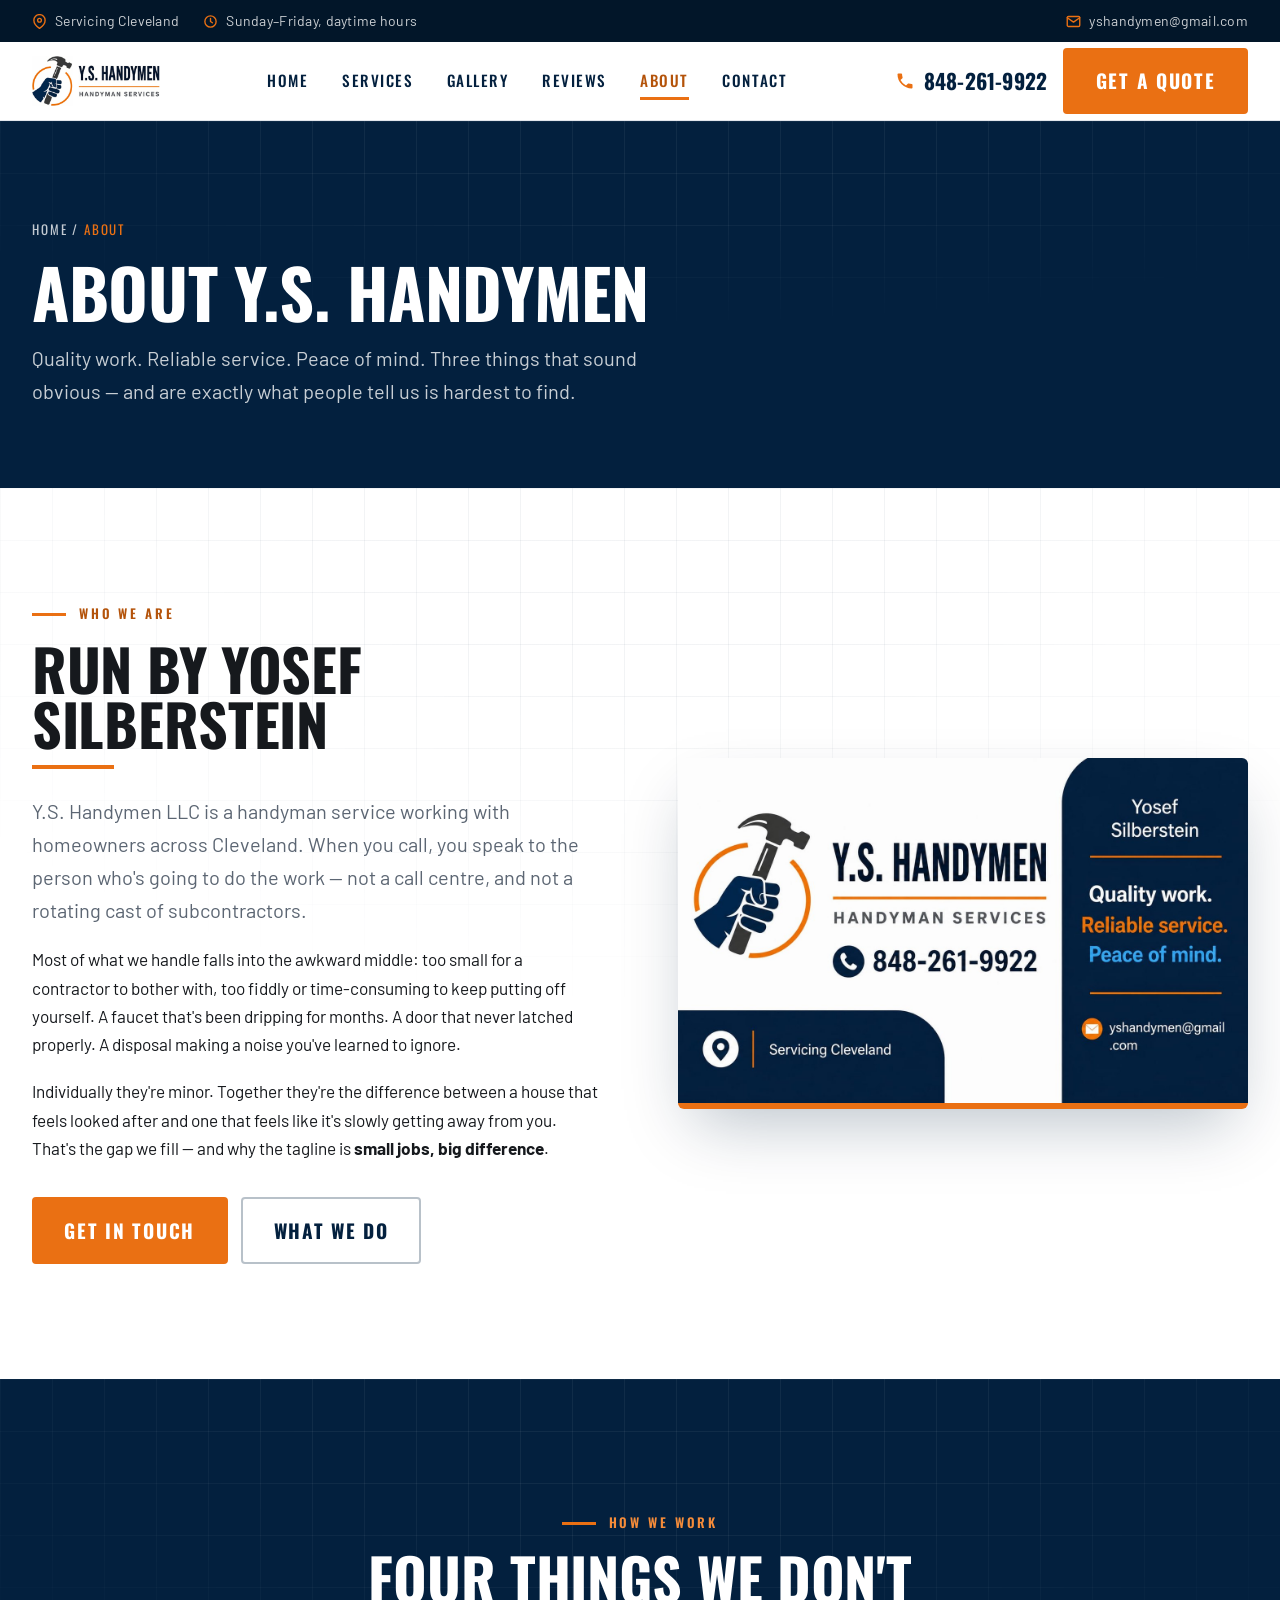
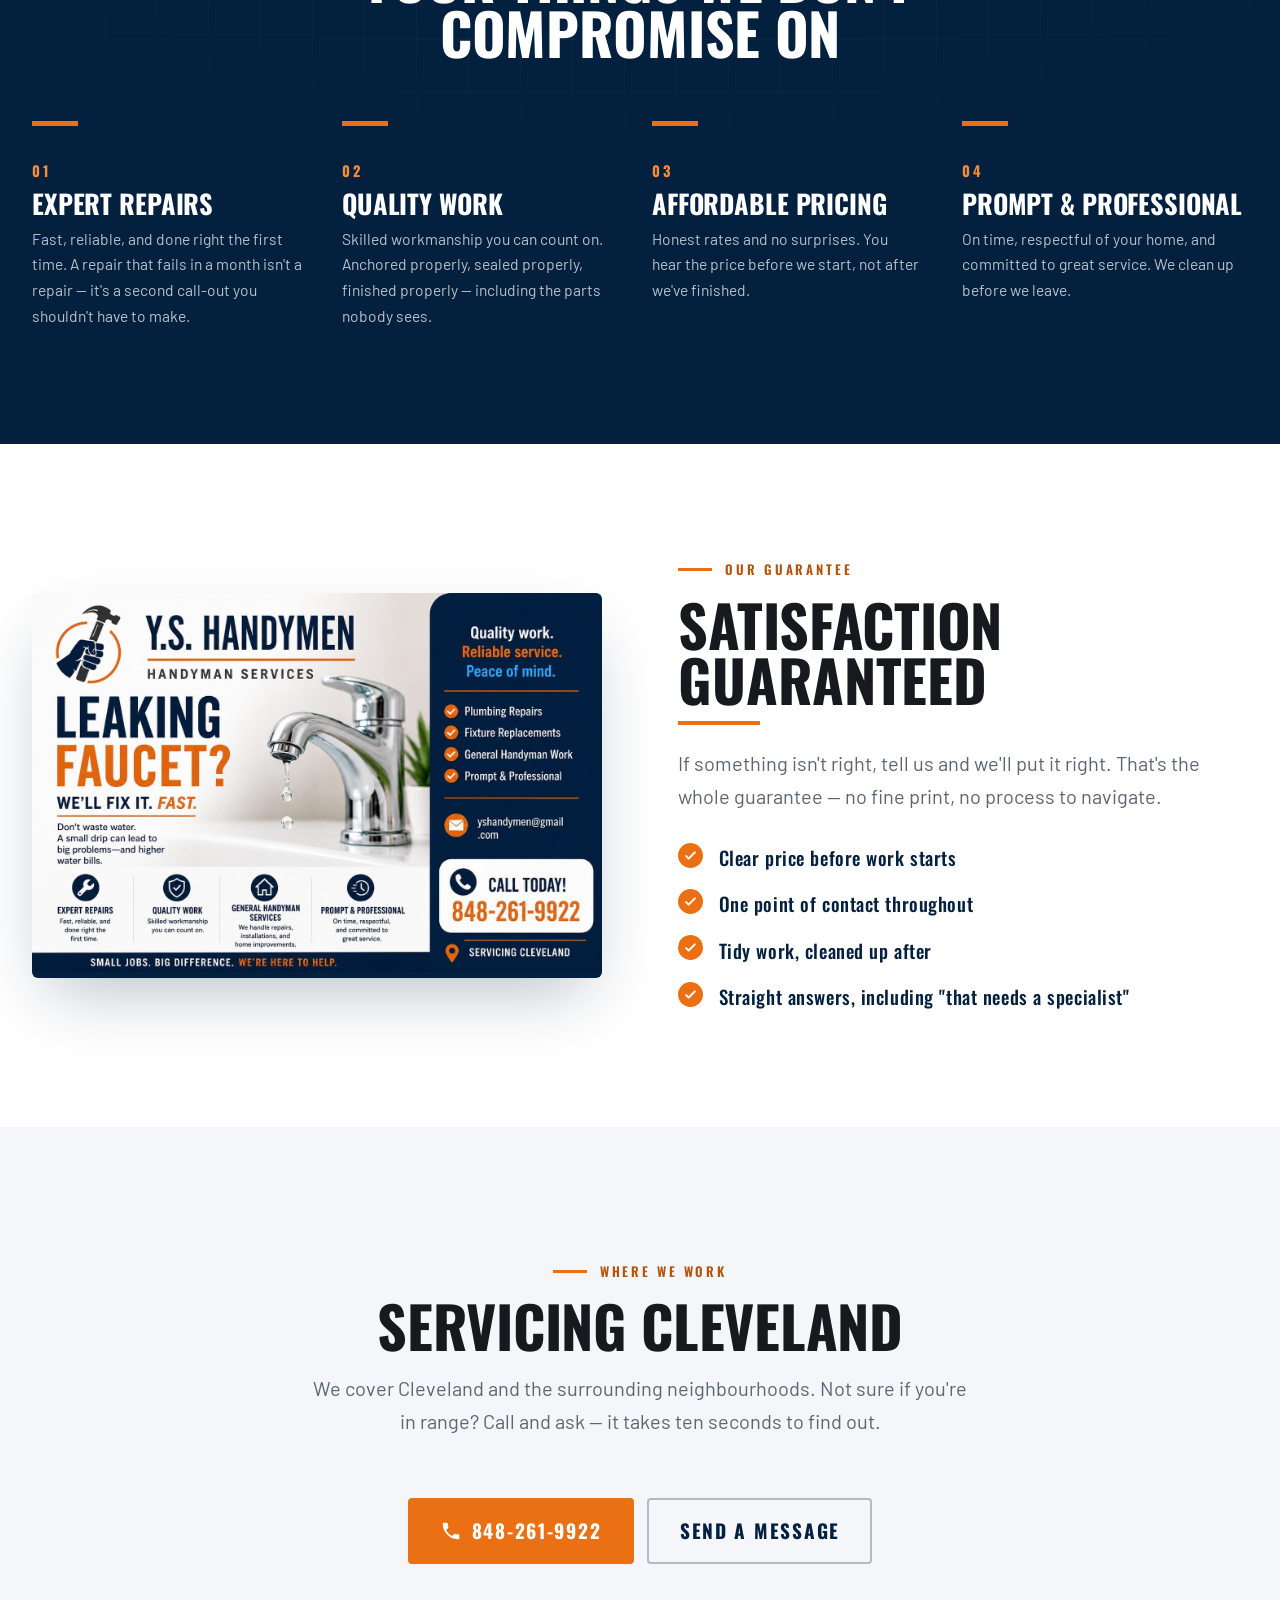
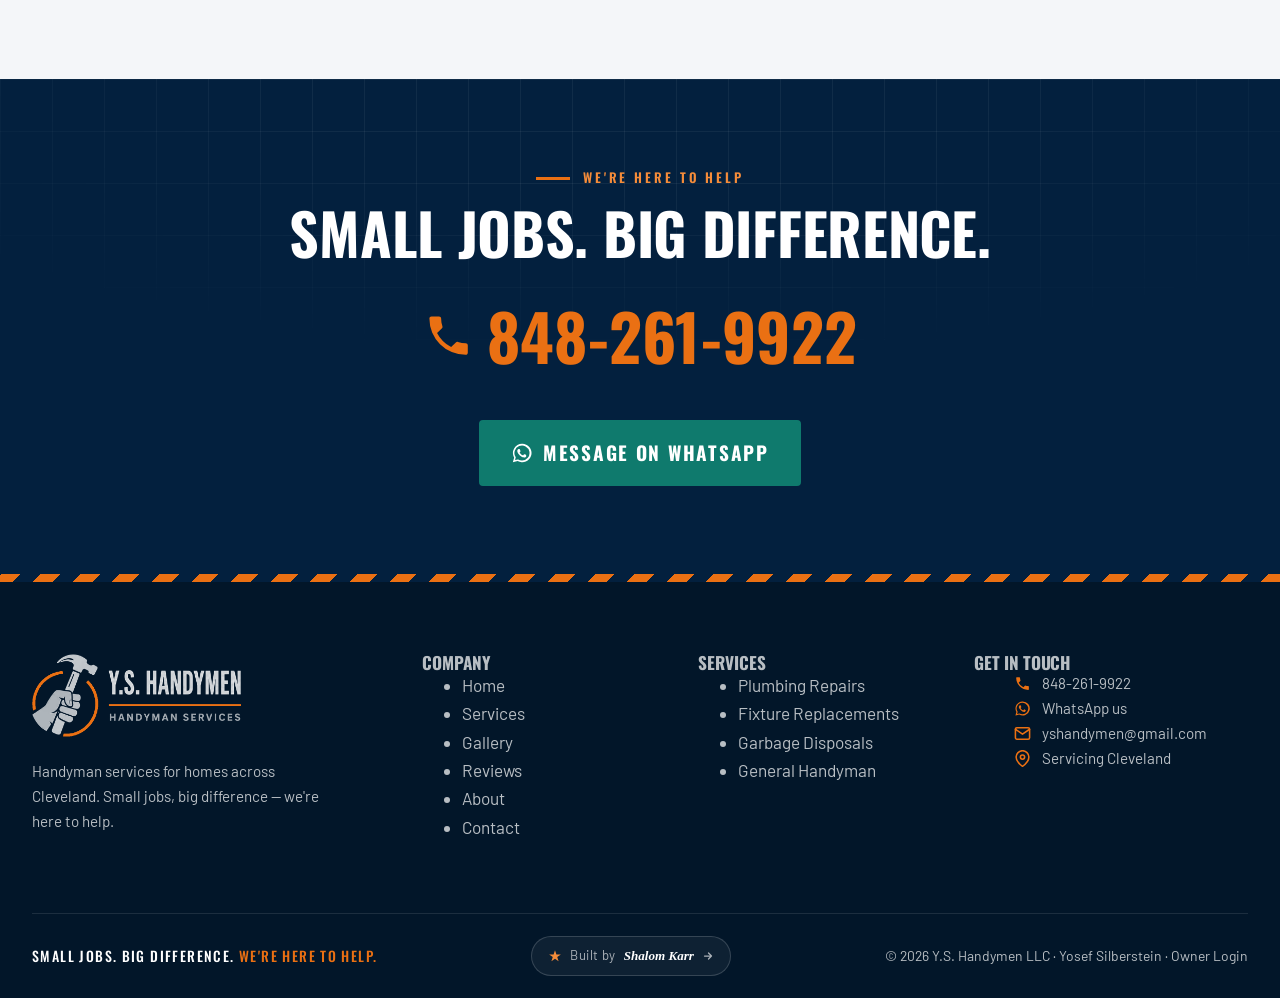
<file: about.html>
<!DOCTYPE html>
<html lang="en">
<head>
<meta charset="utf-8">
<meta name="viewport" content="width=device-width, initial-scale=1">
<title>About Y.S. Handymen LLC | Local Handyman in Cleveland, OH</title>
<meta name="description" content="Y.S. Handymen is run by Yosef Silberstein, serving Cleveland, OH and surrounding suburbs. Quality work, reliable service, peace of mind. Call 848-261-9922.">
<meta name="keywords" content="handyman Cleveland, handyman near me, Cleveland handyman services, plumbing repair Cleveland, dryer vent cleaning Cleveland, vinyl flooring Cleveland, garbage disposal repair Cleveland, home repairs Cleveland OH">
<meta name="author" content="Y.S. Handymen LLC">
<meta name="robots" content="index, follow, max-image-preview:large">
<meta name="theme-color" content="#03203E">

<meta name="geo.region" content="US-OH">
<meta name="geo.placename" content="Cleveland, OH">
<meta name="geo.position" content="41.4993;-81.6944">
<meta name="ICBM" content="41.4993, -81.6944">

<link rel="canonical" href="https://yshandymen.com/about.html">
<link rel="icon" href="assets/favicon-64.png" sizes="64x64">
<link rel="apple-touch-icon" href="assets/favicon.png">

<meta property="og:type" content="website">
<meta property="og:site_name" content="Y.S. Handymen LLC">
<meta property="og:locale" content="en_US">
<meta property="og:url" content="https://yshandymen.com/about.html">
<meta property="og:title" content="About Y.S. Handymen LLC — Cleveland Handyman">
<meta property="og:description" content="Y.S. Handymen is run by Yosef Silberstein, serving Cleveland, OH and surrounding suburbs. Quality work, reliable service, peace of mind. Call 848-261-9922.">
<meta property="og:image" content="https://yshandymen.com/assets/og-image.jpg">
<meta property="og:image:width" content="1200">
<meta property="og:image:height" content="630">
<meta property="og:image:type" content="image/jpeg">
<meta property="og:image:alt" content="Y.S. Handymen LLC — handyman in Cleveland, OH. Small jobs, big difference. Call 848-261-9922.">
<meta name="twitter:card" content="summary_large_image">
<meta name="twitter:title" content="About Y.S. Handymen LLC — Cleveland Handyman">
<meta name="twitter:description" content="Y.S. Handymen is run by Yosef Silberstein, serving Cleveland, OH and surrounding suburbs. Quality work, reliable service, peace of mind. Call 848-261-9922.">
<meta name="twitter:image" content="https://yshandymen.com/assets/og-image.jpg">
<meta name="twitter:image:alt" content="Y.S. Handymen LLC — handyman in Cleveland, OH.">

<link rel="preconnect" href="https://fonts.googleapis.com">
<link rel="preconnect" href="https://fonts.gstatic.com" crossorigin>
<link href="https://fonts.googleapis.com/css2?family=Oswald:wght@400;500;600;700&family=Barlow:ital,wght@0,400;0,500;0,600;1,400&display=swap" rel="stylesheet">
<link rel="stylesheet" href="css/styles.css">

<script type="application/ld+json">
{
  "@context": "https://schema.org",
  "@graph": [
    {
      "@type": [
        "HomeAndConstructionBusiness",
        "LocalBusiness"
      ],
      "@id": "https://yshandymen.com/#business",
      "name": "Y.S. Handymen LLC",
      "legalName": "Y.S. Handymen LLC",
      "alternateName": [
        "Y.S. Handymen",
        "YS Handymen"
      ],
      "sameAs": [
        "https://wa.me/18482619922"
      ],
      "contactPoint": [
        {
          "@type": "ContactPoint",
          "contactType": "customer service",
          "telephone": "+1-848-261-9922",
          "email": "yshandymen@gmail.com",
          "availableLanguage": "English",
          "areaServed": "US"
        }
      ],
      "description": "Handyman services in Cleveland, OH. Plumbing repairs, fixture replacements, garbage disposals, vent cleaning, vinyl flooring and general home repairs.",
      "url": "https://yshandymen.com/",
      "telephone": "+1-848-261-9922",
      "email": "yshandymen@gmail.com",
      "image": "https://yshandymen.com/assets/logo.png",
      "logo": "https://yshandymen.com/assets/logo.png",
      "priceRange": "$$",
      "slogan": "Quality work. Reliable service. Peace of mind.",
      "founder": {
        "@type": "Person",
        "name": "Yosef Silberstein"
      },
      "address": {
        "@type": "PostalAddress",
        "addressLocality": "Cleveland",
        "addressRegion": "OH",
        "addressCountry": "US"
      },
      "geo": {
        "@type": "GeoCoordinates",
        "latitude": "41.4993",
        "longitude": "-81.6944"
      },
      "areaServed": [
        {
          "@type": "City",
          "name": "Cleveland"
        },
        {
          "@type": "City",
          "name": "Cleveland Heights"
        },
        {
          "@type": "City",
          "name": "University Heights"
        },
        {
          "@type": "City",
          "name": "Beachwood"
        },
        {
          "@type": "City",
          "name": "South Euclid"
        },
        {
          "@type": "City",
          "name": "Lyndhurst"
        },
        {
          "@type": "City",
          "name": "Shaker Heights"
        },
        {
          "@type": "City",
          "name": "Mayfield Heights"
        },
        {
          "@type": "City",
          "name": "Richmond Heights"
        },
        {
          "@type": "City",
          "name": "Pepper Pike"
        }
      ],
      "knowsAbout": [
        "Plumbing Repairs",
        "Fixture Replacements",
        "Garbage Disposal Repair",
        "Mounting & Assembly",
        "Vent Cleaning",
        "Vinyl Flooring",
        "General Handyman Work"
      ],
      "openingHoursSpecification": [
        {
          "@type": "OpeningHoursSpecification",
          "dayOfWeek": [
            "Sunday",
            "Monday",
            "Tuesday",
            "Wednesday",
            "Thursday",
            "Friday"
          ],
          "opens": "08:00",
          "closes": "17:00"
        }
      ],
      "hasOfferCatalog": {
        "@type": "OfferCatalog",
        "name": "Handyman Services",
        "itemListElement": [
          {
            "@type": "Offer",
            "itemOffered": {
              "@type": "Service",
              "name": "Plumbing Repairs",
              "description": "Leaking faucets, hose bibs, running toilets, clogged drains and supply-line leaks.",
              "serviceType": "Plumbing Repairs",
              "provider": {
                "@id": "https://yshandymen.com/#business"
              },
              "areaServed": {
                "@type": "City",
                "name": "Cleveland"
              }
            }
          },
          {
            "@type": "Offer",
            "itemOffered": {
              "@type": "Service",
              "name": "Fixture Replacements",
              "description": "Faucets, shower heads, toilets, sinks, light fixtures and ceiling fans.",
              "serviceType": "Fixture Replacements",
              "provider": {
                "@id": "https://yshandymen.com/#business"
              },
              "areaServed": {
                "@type": "City",
                "name": "Cleveland"
              }
            }
          },
          {
            "@type": "Offer",
            "itemOffered": {
              "@type": "Service",
              "name": "Garbage Disposal Repair",
              "description": "Jams, clogs, leaks, disposals not turning on, and full replacement.",
              "serviceType": "Garbage Disposal Repair",
              "provider": {
                "@id": "https://yshandymen.com/#business"
              },
              "areaServed": {
                "@type": "City",
                "name": "Cleveland"
              }
            }
          },
          {
            "@type": "Offer",
            "itemOffered": {
              "@type": "Service",
              "name": "Mounting & Assembly",
              "description": "TV wall mounting, shelving, mirrors, blinds and flat-pack furniture assembly.",
              "serviceType": "Mounting & Assembly",
              "provider": {
                "@id": "https://yshandymen.com/#business"
              },
              "areaServed": {
                "@type": "City",
                "name": "Cleveland"
              }
            }
          },
          {
            "@type": "Offer",
            "itemOffered": {
              "@type": "Service",
              "name": "Vent Cleaning",
              "description": "Dryer vent cleaning, lint blockage removal and bathroom exhaust fans.",
              "serviceType": "Vent Cleaning",
              "provider": {
                "@id": "https://yshandymen.com/#business"
              },
              "areaServed": {
                "@type": "City",
                "name": "Cleveland"
              }
            }
          },
          {
            "@type": "Offer",
            "itemOffered": {
              "@type": "Service",
              "name": "Vinyl Flooring",
              "description": "Small-room vinyl plank and tile, damaged plank replacement, trim and transitions.",
              "serviceType": "Vinyl Flooring",
              "provider": {
                "@id": "https://yshandymen.com/#business"
              },
              "areaServed": {
                "@type": "City",
                "name": "Cleveland"
              }
            }
          },
          {
            "@type": "Offer",
            "itemOffered": {
              "@type": "Service",
              "name": "General Handyman Work",
              "description": "Home repairs, installations, small improvements and seasonal maintenance.",
              "serviceType": "General Handyman Work",
              "provider": {
                "@id": "https://yshandymen.com/#business"
              },
              "areaServed": {
                "@type": "City",
                "name": "Cleveland"
              }
            }
          }
        ]
      }
    },
    {
      "@type": "BreadcrumbList",
      "itemListElement": [
        {
          "@type": "ListItem",
          "position": 1,
          "name": "Home",
          "item": "https://yshandymen.com/"
        },
        {
          "@type": "ListItem",
          "position": 2,
          "name": "About",
          "item": "https://yshandymen.com/about.html"
        }
      ]
    },
    {
      "@type": "AboutPage",
      "@id": "https://yshandymen.com/about.html#page",
      "url": "https://yshandymen.com/about.html",
      "mainEntity": {
        "@id": "https://yshandymen.com/#business"
      }
    }
  ]
}
</script>
</head>
<body>

<div class="topbar">
  <div class="shell topbar__in">
    <div class="topbar__set">
      <span class="topbar__item">
        <svg viewBox="0 0 24 24" fill="none" stroke="currentColor" stroke-width="2.2" stroke-linecap="round" stroke-linejoin="round"><path d="M21 10c0 7-9 13-9 13s-9-6-9-13a9 9 0 0 1 18 0Z"/><circle cx="12" cy="10" r="3"/></svg>
        Servicing Cleveland
      </span>
      <span class="topbar__item topbar__set--meta">
        <svg viewBox="0 0 24 24" fill="none" stroke="currentColor" stroke-width="2.2" stroke-linecap="round" stroke-linejoin="round"><circle cx="12" cy="12" r="9"/><path d="M12 7v5l3 2"/></svg>
        Sunday–Friday, daytime hours
      </span>
    </div>
    <div class="topbar__set">
      <a class="topbar__item" href="mailto:yshandymen@gmail.com">
        <svg viewBox="0 0 24 24" fill="none" stroke="currentColor" stroke-width="2.2" stroke-linecap="round" stroke-linejoin="round"><rect x="2" y="4" width="20" height="16" rx="2"/><path d="m22 6-10 7L2 6"/></svg>
        yshandymen@gmail.com
      </a>
    </div>
  </div>
</div>

<header class="site-header">
  <div class="shell nav">
    <a class="brand" href="index.html" aria-label="Y.S. Handymen — home">
      <img src="assets/logo-compact.png" alt="Y.S. Handymen — Handyman Services" width="816" height="320">
    </a>
    <nav class="nav__links" aria-label="Main">
      <a class="nav__link" href="index.html">Home</a>
      <a class="nav__link" href="services.html">Services</a>
      <a class="nav__link" href="gallery.html">Gallery</a>
      <a class="nav__link" href="reviews.html">Reviews</a>
      <a class="nav__link" href="about.html" aria-current="page">About</a>
      <a class="nav__link" href="contact.html">Contact</a>
    </nav>
    <div class="nav__cta">
      <a class="nav__phone" href="tel:+18482619922">
        <svg viewBox="0 0 24 24" fill="currentColor"><path d="M6.6 10.8a15.1 15.1 0 0 0 6.6 6.6l2.2-2.2c.3-.3.7-.4 1-.2 1.2.4 2.4.6 3.6.6.6 0 1 .4 1 1V20c0 .6-.4 1-1 1A17 17 0 0 1 3 4c0-.6.4-1 1-1h3.5c.6 0 1 .4 1 1 0 1.3.2 2.5.6 3.6.1.4 0 .8-.2 1l-2.3 2.2Z"/></svg>
        848-261-9922
      </a>
      <a class="btn" href="contact.html">Get a Quote</a>
      <button class="burger" aria-label="Open menu" aria-expanded="false" aria-controls="drawer">
        <span></span><span></span><span></span>
      </button>
    </div>
  </div>
</header>

<div class="scrim"></div>
<nav class="drawer" id="drawer" aria-label="Mobile">
  <a href="index.html">Home</a>
  <a href="services.html">Services</a>
  <a href="gallery.html">Gallery</a>
  <a href="reviews.html">Reviews</a>
  <a href="about.html" aria-current="page">About</a>
  <a href="contact.html">Contact</a>
  <a class="btn" href="tel:+18482619922">Call 848-261-9922</a>
</nav>

<main>

<section class="page-head blueprint">
  <div class="shell page-head__in">
    <p class="crumbs"><a href="index.html">Home</a> / <span>About</span></p>
    <h1>About Y.S. Handymen</h1>
    <p class="lead">
      Quality work. Reliable service. Peace of mind. Three things that sound obvious —
      and are exactly what people tell us is hardest to find.
    </p>
  </div>
</section>

<!-- ---------------------------------------- the story -->
<section class="section blueprint blueprint--light">
  <div class="shell split">
    <div class="reveal">
      <p class="eyebrow">Who We Are</p>
      <h2 class="rule-under" style="margin-top:1rem;">Run by Yosef Silberstein</h2>
      <div class="stack" style="margin-top:1.6rem;">
        <p class="lead">
          Y.S. Handymen LLC is a handyman service working with homeowners across Cleveland.
          When you call, you speak to the person who's going to do the work — not a
          call centre, and not a rotating cast of subcontractors.
        </p>
        <p>
          Most of what we handle falls into the awkward middle: too small for a
          contractor to bother with, too fiddly or time-consuming to keep putting off
          yourself. A faucet that's been dripping for months. A door that never
          latched properly. A disposal making a noise you've learned to ignore.
        </p>
        <p>
          Individually they're minor. Together they're the difference between a house
          that feels looked after and one that feels like it's slowly getting away from
          you. That's the gap we fill — and why the tagline is
          <strong>small jobs, big difference</strong>.
        </p>
      </div>
      <div class="btn-row" style="margin-top:2.2rem;">
        <a class="btn" href="contact.html">Get In Touch</a>
        <a class="btn btn--ghost" href="services.html">What We Do</a>
      </div>
    </div>

    <div class="figure-frame reveal d2">
      <img src="assets/flyer-card.jpg" alt="Y.S. Handymen business card — Yosef Silberstein, servicing Cleveland" width="1400" height="848" loading="lazy">
    </div>
  </div>
</section>

<!-- ---------------------------------------- principles -->
<section class="section on-navy blueprint">
  <div class="shell">
    <div class="sec-head center reveal">
      <p class="eyebrow eyebrow--center">How We Work</p>
      <h2 style="color:#fff;">Four things we don't compromise on</h2>
    </div>

    <div class="steps">
      <div class="step reveal">
        <span class="step__n">01</span>
        <h3>Expert Repairs</h3>
        <p>Fast, reliable, and done right the first time. A repair that fails in a month isn't a repair — it's a second call-out you shouldn't have to make.</p>
      </div>
      <div class="step reveal d1">
        <span class="step__n">02</span>
        <h3>Quality Work</h3>
        <p>Skilled workmanship you can count on. Anchored properly, sealed properly, finished properly — including the parts nobody sees.</p>
      </div>
      <div class="step reveal d2">
        <span class="step__n">03</span>
        <h3>Affordable Pricing</h3>
        <p>Honest rates and no surprises. You hear the price before we start, not after we've finished.</p>
      </div>
      <div class="step reveal d3">
        <span class="step__n">04</span>
        <h3>Prompt &amp; Professional</h3>
        <p>On time, respectful of your home, and committed to great service. We clean up before we leave.</p>
      </div>
    </div>
  </div>
</section>

<!-- ---------------------------------------- guarantee -->
<section class="section">
  <div class="shell split">
    <div class="figure-frame reveal" style="border-bottom-color:var(--navy);">
      <img src="assets/flyer-faucet.jpg" alt="Y.S. Handymen leaking faucet service flyer" width="1400" height="933" loading="lazy">
    </div>
    <div class="reveal d2">
      <p class="eyebrow">Our Guarantee</p>
      <h2 class="rule-under" style="margin-top:1rem;">Satisfaction guaranteed</h2>
      <p class="lead" style="margin-top:1.4rem;">
        If something isn't right, tell us and we'll put it right. That's the whole
        guarantee — no fine print, no process to navigate.
      </p>
      <ul class="check" style="margin-top:1.8rem; color:var(--navy);">
        <li><svg viewBox="0 0 24 24" fill="none" stroke="currentColor" stroke-width="3.2" stroke-linecap="round" stroke-linejoin="round"><path d="m5 13 4 4L19 7"/></svg>Clear price before work starts</li>
        <li><svg viewBox="0 0 24 24" fill="none" stroke="currentColor" stroke-width="3.2" stroke-linecap="round" stroke-linejoin="round"><path d="m5 13 4 4L19 7"/></svg>One point of contact throughout</li>
        <li><svg viewBox="0 0 24 24" fill="none" stroke="currentColor" stroke-width="3.2" stroke-linecap="round" stroke-linejoin="round"><path d="m5 13 4 4L19 7"/></svg>Tidy work, cleaned up after</li>
        <li><svg viewBox="0 0 24 24" fill="none" stroke="currentColor" stroke-width="3.2" stroke-linecap="round" stroke-linejoin="round"><path d="m5 13 4 4L19 7"/></svg>Straight answers, including "that needs a specialist"</li>
      </ul>
    </div>
  </div>
</section>

<!-- ---------------------------------------- service area -->
<section class="section on-paper-2">
  <div class="shell">
    <div class="sec-head center reveal">
      <p class="eyebrow eyebrow--center">Where We Work</p>
      <h2>Servicing Cleveland</h2>
      <p class="lead">
        We cover Cleveland and the surrounding neighbourhoods. Not sure if you're in
        range? Call and ask — it takes ten seconds to find out.
      </p>
    </div>
    <div class="btn-row center reveal d1">
      <a class="btn" href="tel:+18482619922">
        <svg viewBox="0 0 24 24" fill="currentColor"><path d="M6.6 10.8a15.1 15.1 0 0 0 6.6 6.6l2.2-2.2c.3-.3.7-.4 1-.2 1.2.4 2.4.6 3.6.6.6 0 1 .4 1 1V20c0 .6-.4 1-1 1A17 17 0 0 1 3 4c0-.6.4-1 1-1h3.5c.6 0 1 .4 1 1 0 1.3.2 2.5.6 3.6.1.4 0 .8-.2 1l-2.3 2.2Z"/></svg>
        848-261-9922
      </a>
      <a class="btn btn--ghost" href="contact.html">Send a Message</a>
    </div>
  </div>
</section>

<section class="cta-band blueprint">
  <div class="shell cta-band__in">
    <p class="eyebrow eyebrow--center reveal">We're Here to Help</p>
    <h2 class="reveal" style="margin-top:1rem;">Small jobs. Big difference.</h2>
    <a class="phone-xl reveal d1" href="tel:+18482619922">
      <svg viewBox="0 0 24 24" fill="currentColor"><path d="M6.6 10.8a15.1 15.1 0 0 0 6.6 6.6l2.2-2.2c.3-.3.7-.4 1-.2 1.2.4 2.4.6 3.6.6.6 0 1 .4 1 1V20c0 .6-.4 1-1 1A17 17 0 0 1 3 4c0-.6.4-1 1-1h3.5c.6 0 1 .4 1 1 0 1.3.2 2.5.6 3.6.1.4 0 .8-.2 1l-2.3 2.2Z"/></svg>
      848-261-9922
    </a>
    <div class="btn-row center reveal d2" style="margin-top:2rem;">
        <a class="btn btn--wa" href="https://wa.me/18482619922?text=Hi%20Y.S.%20Handymen%2C%20I%27d%20like%20a%20quote%20for%20a%20job.">
          <svg viewBox="0 0 24 24" fill="currentColor"><path d="M12 2a10 10 0 0 0-8.6 15L2 22l5.2-1.4A10 10 0 1 0 12 2Zm0 18.2a8.2 8.2 0 0 1-4.2-1.1l-.3-.2-3.1.8.8-3-.2-.3A8.2 8.2 0 1 1 12 20.2Zm4.5-6.1c-.2-.1-1.5-.7-1.7-.8s-.4-.1-.6.1-.6.8-.8 1-.3.2-.5.1a6.7 6.7 0 0 1-2-1.2 7.4 7.4 0 0 1-1.4-1.7c-.1-.3 0-.4.1-.5l.4-.5.3-.4v-.4l-.8-1.9c-.2-.5-.4-.4-.6-.4h-.5a1 1 0 0 0-.7.3 2.8 2.8 0 0 0-.9 2.1 4.9 4.9 0 0 0 1 2.6 11 11 0 0 0 4.2 3.7 8 8 0 0 0 1.4.5 3.4 3.4 0 0 0 1.5.1 2.5 2.5 0 0 0 1.6-1.1 2 2 0 0 0 .1-1.1c0-.1-.2-.2-.4-.3Z"/></svg>
          Message on WhatsApp
        </a>
    </div>
  </div>
</section>

</main>

<div class="stripe"></div>

<footer class="site-footer">
  <div class="shell footer__grid">
    <div>
      <img class="footer__logo" src="assets/logo-compact-white.png" alt="Y.S. Handymen" width="816" height="320">
      <p style="font-size:.95rem; max-width:34ch;">
        Handyman services for homes across Cleveland. Small jobs, big difference —
        we're here to help.
      </p>
    </div>
    <div>
      <h4>Company</h4>
      <ul>
        <li><a href="index.html">Home</a></li>
        <li><a href="services.html">Services</a></li>
        <li><a href="gallery.html">Gallery</a></li>
        <li><a href="reviews.html">Reviews</a></li>
        <li><a href="about.html">About</a></li>
        <li><a href="contact.html">Contact</a></li>
      </ul>
    </div>
    <div>
      <h4>Services</h4>
      <ul>
        <li><a href="services.html#plumbing">Plumbing Repairs</a></li>
        <li><a href="services.html#fixtures">Fixture Replacements</a></li>
        <li><a href="services.html#disposals">Garbage Disposals</a></li>
        <li><a href="services.html#general">General Handyman</a></li>
      </ul>
    </div>
    <div>
      <h4>Get In Touch</h4>
      <ul class="footer__contact">
        <li>
          <svg viewBox="0 0 24 24" fill="currentColor"><path d="M6.6 10.8a15.1 15.1 0 0 0 6.6 6.6l2.2-2.2c.3-.3.7-.4 1-.2 1.2.4 2.4.6 3.6.6.6 0 1 .4 1 1V20c0 .6-.4 1-1 1A17 17 0 0 1 3 4c0-.6.4-1 1-1h3.5c.6 0 1 .4 1 1 0 1.3.2 2.5.6 3.6.1.4 0 .8-.2 1l-2.3 2.2Z"/></svg>
          <a href="tel:+18482619922">848-261-9922</a>
        </li>
        <li>
          <svg viewBox="0 0 24 24" fill="currentColor"><path d="M12 2a10 10 0 0 0-8.6 15L2 22l5.2-1.4A10 10 0 1 0 12 2Zm0 18.2a8.2 8.2 0 0 1-4.2-1.1l-.3-.2-3.1.8.8-3-.2-.3A8.2 8.2 0 1 1 12 20.2Zm4.5-6.1c-.2-.1-1.5-.7-1.7-.8s-.4-.1-.6.1-.6.8-.8 1-.3.2-.5.1a6.7 6.7 0 0 1-2-1.2 7.4 7.4 0 0 1-1.4-1.7c-.1-.3 0-.4.1-.5l.4-.5.3-.4v-.4l-.8-1.9c-.2-.5-.4-.4-.6-.4h-.5a1 1 0 0 0-.7.3 2.8 2.8 0 0 0-.9 2.1 4.9 4.9 0 0 0 1 2.6 11 11 0 0 0 4.2 3.7 8 8 0 0 0 1.4.5 3.4 3.4 0 0 0 1.5.1 2.5 2.5 0 0 0 1.6-1.1 2 2 0 0 0 .1-1.1c0-.1-.2-.2-.4-.3Z"/></svg>
          <a href="https://wa.me/18482619922?text=Hi%20Y.S.%20Handymen%2C%20I%27d%20like%20a%20quote%20for%20a%20job.">WhatsApp us</a>
        </li>
        <li>
          <svg viewBox="0 0 24 24" fill="none" stroke="currentColor" stroke-width="2.2" stroke-linecap="round" stroke-linejoin="round"><rect x="2" y="4" width="20" height="16" rx="2"/><path d="m22 6-10 7L2 6"/></svg>
          <a href="mailto:yshandymen@gmail.com">yshandymen@gmail.com</a>
        </li>
        <li>
          <svg viewBox="0 0 24 24" fill="none" stroke="currentColor" stroke-width="2.2" stroke-linecap="round" stroke-linejoin="round"><path d="M21 10c0 7-9 13-9 13s-9-6-9-13a9 9 0 0 1 18 0Z"/><circle cx="12" cy="10" r="3"/></svg>
          <span>Servicing Cleveland</span>
        </li>
      </ul>
    </div>
  </div>
  <div class="shell footer__bar">
    <span class="slogan">Small Jobs. Big Difference. <em>We're Here to Help.</em></span>
    <a class="built-by-pill" href="https://shalomkarr.pages.dev/" target="_blank" rel="noopener" title="Built by Shalom Karr">
      <svg class="bb-star" viewBox="0 0 24 24" fill="currentColor"><path d="M12 2l2.39 7.36H22l-6.18 4.49 2.36 7.36L12 16.71l-6.18 4.5 2.36-7.36L2 9.36h7.61L12 2z"/></svg>
      <span class="bb-by">Built by</span><span class="bb-who">Shalom Karr</span>
      <svg class="bb-arrow" viewBox="0 0 24 24" fill="none" stroke="currentColor" stroke-width="2.5" stroke-linecap="round" stroke-linejoin="round"><path d="M5 12h14M13 6l6 6-6 6"/></svg>
    </a>
    <span>&copy; <span data-year>2026</span> Y.S. Handymen LLC · Yosef Silberstein · <a href="admin.html" style="color:inherit;">Owner Login</a></span>
  </div>
</footer>

<div class="callbar">
  <a class="primary" href="tel:+18482619922">
    <svg viewBox="0 0 24 24" fill="currentColor"><path d="M6.6 10.8a15.1 15.1 0 0 0 6.6 6.6l2.2-2.2c.3-.3.7-.4 1-.2 1.2.4 2.4.6 3.6.6.6 0 1 .4 1 1V20c0 .6-.4 1-1 1A17 17 0 0 1 3 4c0-.6.4-1 1-1h3.5c.6 0 1 .4 1 1 0 1.3.2 2.5.6 3.6.1.4 0 .8-.2 1l-2.3 2.2Z"/></svg>
    Call
  </a>
  <a class="wa" href="https://wa.me/18482619922?text=Hi%20Y.S.%20Handymen%2C%20I%27d%20like%20a%20quote%20for%20a%20job.">
    <svg viewBox="0 0 24 24" fill="currentColor"><path d="M12 2a10 10 0 0 0-8.6 15L2 22l5.2-1.4A10 10 0 1 0 12 2Zm0 18.2a8.2 8.2 0 0 1-4.2-1.1l-.3-.2-3.1.8.8-3-.2-.3A8.2 8.2 0 1 1 12 20.2Zm4.5-6.1c-.2-.1-1.5-.7-1.7-.8s-.4-.1-.6.1-.6.8-.8 1-.3.2-.5.1a6.7 6.7 0 0 1-2-1.2 7.4 7.4 0 0 1-1.4-1.7c-.1-.3 0-.4.1-.5l.4-.5.3-.4v-.4l-.8-1.9c-.2-.5-.4-.4-.6-.4h-.5a1 1 0 0 0-.7.3 2.8 2.8 0 0 0-.9 2.1 4.9 4.9 0 0 0 1 2.6 11 11 0 0 0 4.2 3.7 8 8 0 0 0 1.4.5 3.4 3.4 0 0 0 1.5.1 2.5 2.5 0 0 0 1.6-1.1 2 2 0 0 0 .1-1.1c0-.1-.2-.2-.4-.3Z"/></svg>
    WhatsApp
  </a>
  <a href="mailto:yshandymen@gmail.com">
    <svg viewBox="0 0 24 24" fill="none" stroke="currentColor" stroke-width="2.2" stroke-linecap="round" stroke-linejoin="round"><rect x="2" y="4" width="20" height="16" rx="2"/><path d="m22 6-10 7L2 6"/></svg>
    Email
  </a>
</div>

<script src="js/main.js"></script>
</body>
</html>
</file>
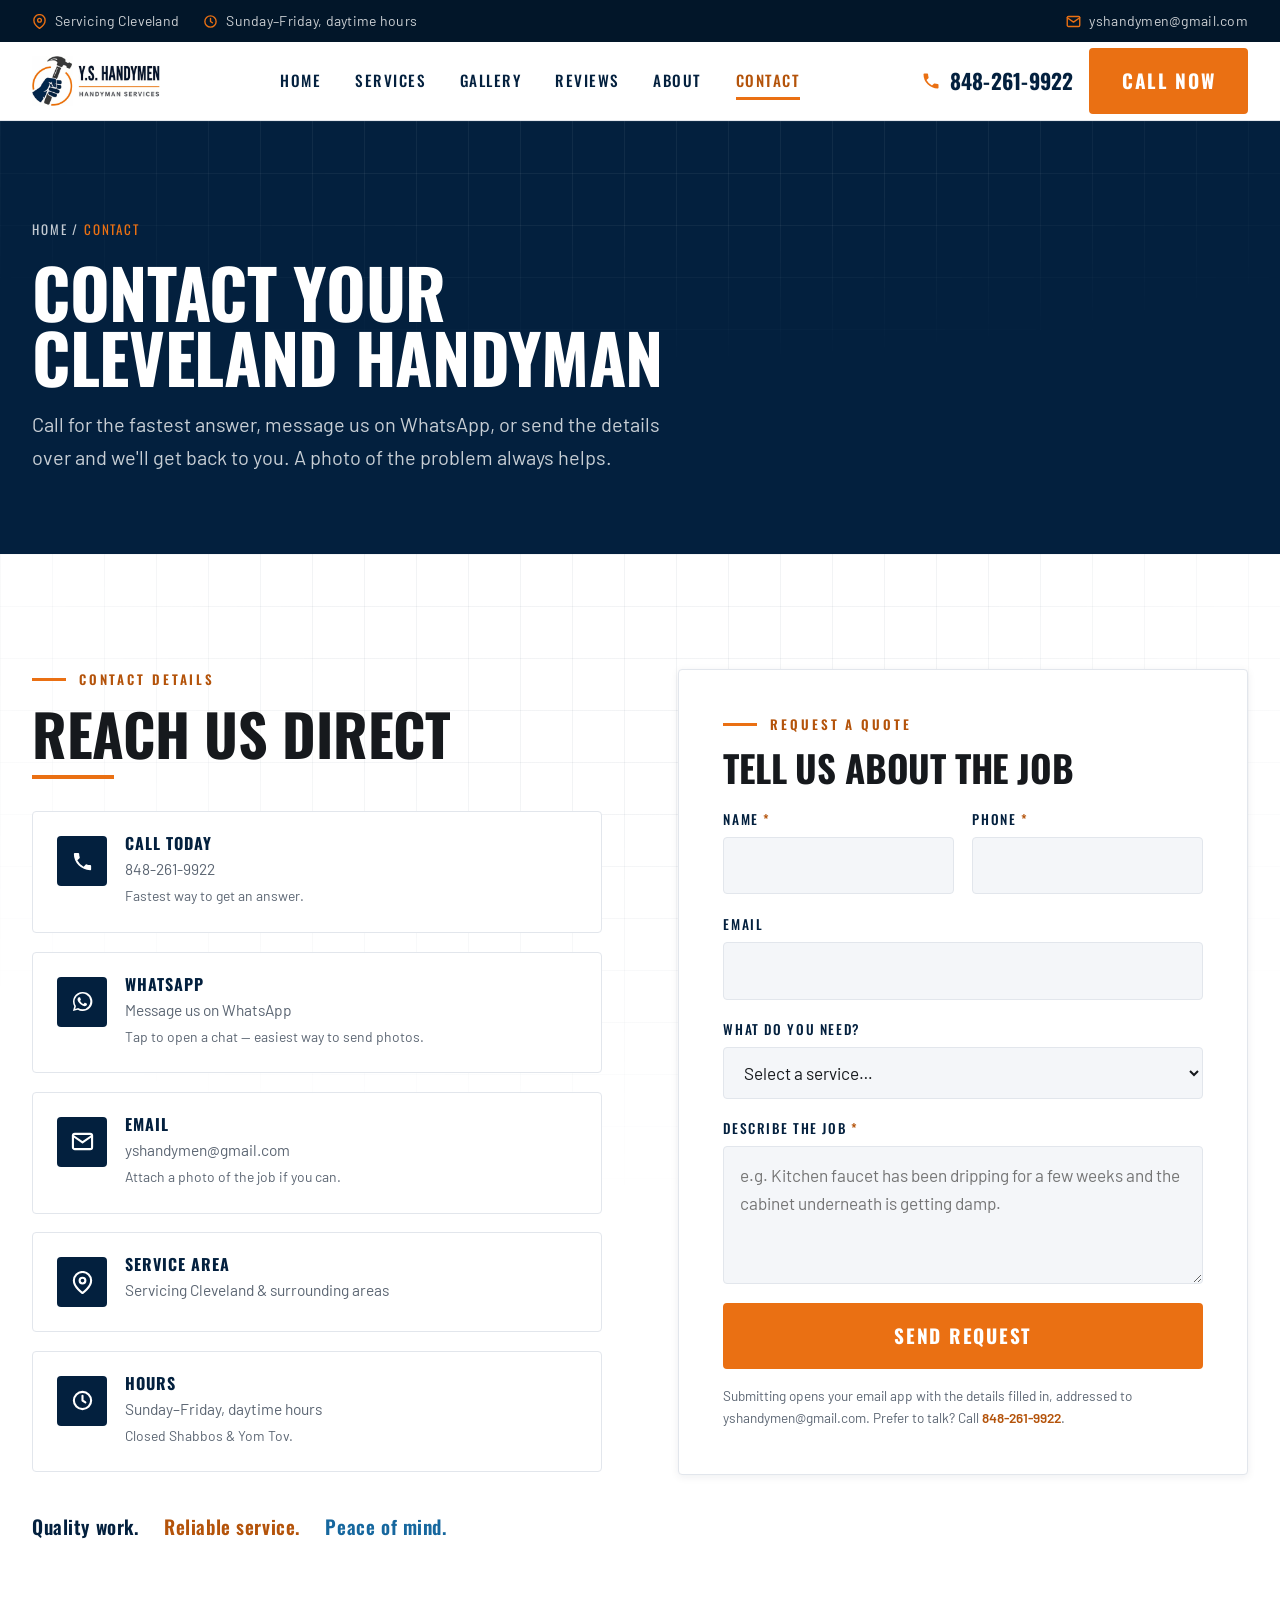
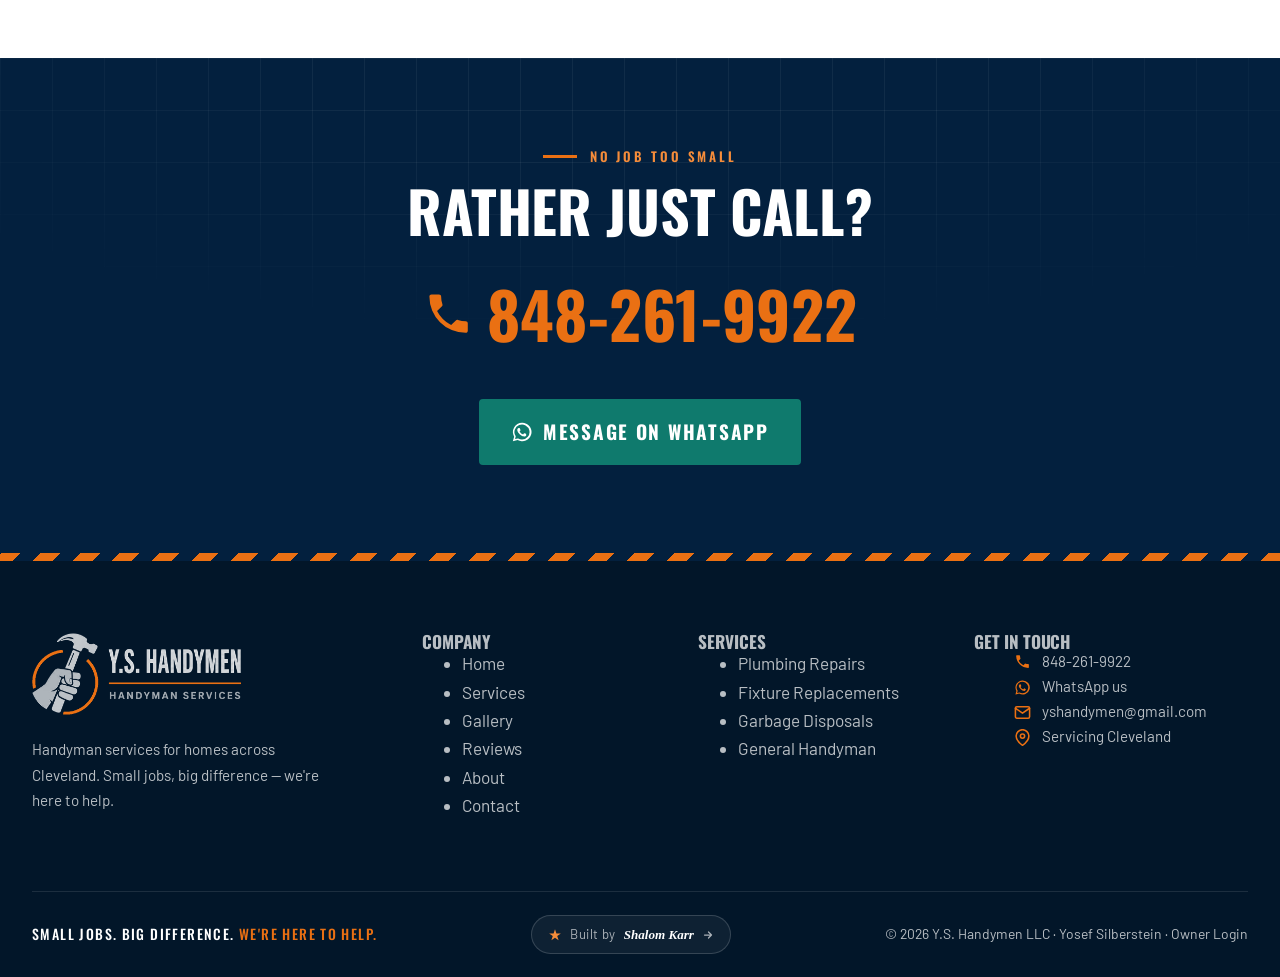
<file: contact.html>
<!DOCTYPE html>
<html lang="en">
<head>
<meta charset="utf-8">
<meta name="viewport" content="width=device-width, initial-scale=1">
<title>Contact a Cleveland Handyman | Y.S. Handymen LLC</title>
<meta name="description" content="Get a quote from a handyman in Cleveland, OH. Call 848-261-9922 or send the details online, or message on WhatsApp. Plumbing, fixtures, vents, flooring and repairs.">
<meta name="keywords" content="handyman Cleveland, handyman near me, Cleveland handyman services, plumbing repair Cleveland, dryer vent cleaning Cleveland, vinyl flooring Cleveland, garbage disposal repair Cleveland, home repairs Cleveland OH">
<meta name="author" content="Y.S. Handymen LLC">
<meta name="robots" content="index, follow, max-image-preview:large">
<meta name="theme-color" content="#03203E">

<meta name="geo.region" content="US-OH">
<meta name="geo.placename" content="Cleveland, OH">
<meta name="geo.position" content="41.4993;-81.6944">
<meta name="ICBM" content="41.4993, -81.6944">

<link rel="canonical" href="https://yshandymen.com/contact.html">
<link rel="icon" href="assets/favicon-64.png" sizes="64x64">
<link rel="apple-touch-icon" href="assets/favicon.png">

<meta property="og:type" content="website">
<meta property="og:site_name" content="Y.S. Handymen LLC">
<meta property="og:locale" content="en_US">
<meta property="og:url" content="https://yshandymen.com/contact.html">
<meta property="og:title" content="Contact Y.S. Handymen LLC — Cleveland Handyman">
<meta property="og:description" content="Get a quote from a handyman in Cleveland, OH. Call 848-261-9922 or send the details online, or message on WhatsApp. Plumbing, fixtures, vents, flooring and repairs.">
<meta property="og:image" content="https://yshandymen.com/assets/og-image.jpg">
<meta property="og:image:width" content="1200">
<meta property="og:image:height" content="630">
<meta property="og:image:type" content="image/jpeg">
<meta property="og:image:alt" content="Y.S. Handymen LLC — handyman in Cleveland, OH. Small jobs, big difference. Call 848-261-9922.">
<meta name="twitter:card" content="summary_large_image">
<meta name="twitter:title" content="Contact Y.S. Handymen LLC — Cleveland Handyman">
<meta name="twitter:description" content="Get a quote from a handyman in Cleveland, OH. Call 848-261-9922 or send the details online, or message on WhatsApp. Plumbing, fixtures, vents, flooring and repairs.">
<meta name="twitter:image" content="https://yshandymen.com/assets/og-image.jpg">
<meta name="twitter:image:alt" content="Y.S. Handymen LLC — handyman in Cleveland, OH.">

<link rel="preconnect" href="https://fonts.googleapis.com">
<link rel="preconnect" href="https://fonts.gstatic.com" crossorigin>
<link href="https://fonts.googleapis.com/css2?family=Oswald:wght@400;500;600;700&family=Barlow:ital,wght@0,400;0,500;0,600;1,400&display=swap" rel="stylesheet">
<link rel="stylesheet" href="css/styles.css">

<script type="application/ld+json">
{
  "@context": "https://schema.org",
  "@graph": [
    {
      "@type": [
        "HomeAndConstructionBusiness",
        "LocalBusiness"
      ],
      "@id": "https://yshandymen.com/#business",
      "name": "Y.S. Handymen LLC",
      "legalName": "Y.S. Handymen LLC",
      "alternateName": [
        "Y.S. Handymen",
        "YS Handymen"
      ],
      "sameAs": [
        "https://wa.me/18482619922"
      ],
      "contactPoint": [
        {
          "@type": "ContactPoint",
          "contactType": "customer service",
          "telephone": "+1-848-261-9922",
          "email": "yshandymen@gmail.com",
          "availableLanguage": "English",
          "areaServed": "US"
        }
      ],
      "description": "Handyman services in Cleveland, OH. Plumbing repairs, fixture replacements, garbage disposals, vent cleaning, vinyl flooring and general home repairs.",
      "url": "https://yshandymen.com/",
      "telephone": "+1-848-261-9922",
      "email": "yshandymen@gmail.com",
      "image": "https://yshandymen.com/assets/logo.png",
      "logo": "https://yshandymen.com/assets/logo.png",
      "priceRange": "$$",
      "slogan": "Quality work. Reliable service. Peace of mind.",
      "founder": {
        "@type": "Person",
        "name": "Yosef Silberstein"
      },
      "address": {
        "@type": "PostalAddress",
        "addressLocality": "Cleveland",
        "addressRegion": "OH",
        "addressCountry": "US"
      },
      "geo": {
        "@type": "GeoCoordinates",
        "latitude": "41.4993",
        "longitude": "-81.6944"
      },
      "areaServed": [
        {
          "@type": "City",
          "name": "Cleveland"
        },
        {
          "@type": "City",
          "name": "Cleveland Heights"
        },
        {
          "@type": "City",
          "name": "University Heights"
        },
        {
          "@type": "City",
          "name": "Beachwood"
        },
        {
          "@type": "City",
          "name": "South Euclid"
        },
        {
          "@type": "City",
          "name": "Lyndhurst"
        },
        {
          "@type": "City",
          "name": "Shaker Heights"
        },
        {
          "@type": "City",
          "name": "Mayfield Heights"
        },
        {
          "@type": "City",
          "name": "Richmond Heights"
        },
        {
          "@type": "City",
          "name": "Pepper Pike"
        }
      ],
      "knowsAbout": [
        "Plumbing Repairs",
        "Fixture Replacements",
        "Garbage Disposal Repair",
        "Mounting & Assembly",
        "Vent Cleaning",
        "Vinyl Flooring",
        "General Handyman Work"
      ],
      "openingHoursSpecification": [
        {
          "@type": "OpeningHoursSpecification",
          "dayOfWeek": [
            "Sunday",
            "Monday",
            "Tuesday",
            "Wednesday",
            "Thursday",
            "Friday"
          ],
          "opens": "08:00",
          "closes": "17:00"
        }
      ],
      "hasOfferCatalog": {
        "@type": "OfferCatalog",
        "name": "Handyman Services",
        "itemListElement": [
          {
            "@type": "Offer",
            "itemOffered": {
              "@type": "Service",
              "name": "Plumbing Repairs",
              "description": "Leaking faucets, hose bibs, running toilets, clogged drains and supply-line leaks.",
              "serviceType": "Plumbing Repairs",
              "provider": {
                "@id": "https://yshandymen.com/#business"
              },
              "areaServed": {
                "@type": "City",
                "name": "Cleveland"
              }
            }
          },
          {
            "@type": "Offer",
            "itemOffered": {
              "@type": "Service",
              "name": "Fixture Replacements",
              "description": "Faucets, shower heads, toilets, sinks, light fixtures and ceiling fans.",
              "serviceType": "Fixture Replacements",
              "provider": {
                "@id": "https://yshandymen.com/#business"
              },
              "areaServed": {
                "@type": "City",
                "name": "Cleveland"
              }
            }
          },
          {
            "@type": "Offer",
            "itemOffered": {
              "@type": "Service",
              "name": "Garbage Disposal Repair",
              "description": "Jams, clogs, leaks, disposals not turning on, and full replacement.",
              "serviceType": "Garbage Disposal Repair",
              "provider": {
                "@id": "https://yshandymen.com/#business"
              },
              "areaServed": {
                "@type": "City",
                "name": "Cleveland"
              }
            }
          },
          {
            "@type": "Offer",
            "itemOffered": {
              "@type": "Service",
              "name": "Mounting & Assembly",
              "description": "TV wall mounting, shelving, mirrors, blinds and flat-pack furniture assembly.",
              "serviceType": "Mounting & Assembly",
              "provider": {
                "@id": "https://yshandymen.com/#business"
              },
              "areaServed": {
                "@type": "City",
                "name": "Cleveland"
              }
            }
          },
          {
            "@type": "Offer",
            "itemOffered": {
              "@type": "Service",
              "name": "Vent Cleaning",
              "description": "Dryer vent cleaning, lint blockage removal and bathroom exhaust fans.",
              "serviceType": "Vent Cleaning",
              "provider": {
                "@id": "https://yshandymen.com/#business"
              },
              "areaServed": {
                "@type": "City",
                "name": "Cleveland"
              }
            }
          },
          {
            "@type": "Offer",
            "itemOffered": {
              "@type": "Service",
              "name": "Vinyl Flooring",
              "description": "Small-room vinyl plank and tile, damaged plank replacement, trim and transitions.",
              "serviceType": "Vinyl Flooring",
              "provider": {
                "@id": "https://yshandymen.com/#business"
              },
              "areaServed": {
                "@type": "City",
                "name": "Cleveland"
              }
            }
          },
          {
            "@type": "Offer",
            "itemOffered": {
              "@type": "Service",
              "name": "General Handyman Work",
              "description": "Home repairs, installations, small improvements and seasonal maintenance.",
              "serviceType": "General Handyman Work",
              "provider": {
                "@id": "https://yshandymen.com/#business"
              },
              "areaServed": {
                "@type": "City",
                "name": "Cleveland"
              }
            }
          }
        ]
      }
    },
    {
      "@type": "BreadcrumbList",
      "itemListElement": [
        {
          "@type": "ListItem",
          "position": 1,
          "name": "Home",
          "item": "https://yshandymen.com/"
        },
        {
          "@type": "ListItem",
          "position": 2,
          "name": "Contact",
          "item": "https://yshandymen.com/contact.html"
        }
      ]
    },
    {
      "@type": "ContactPage",
      "@id": "https://yshandymen.com/contact.html#page",
      "url": "https://yshandymen.com/contact.html",
      "mainEntity": {
        "@id": "https://yshandymen.com/#business"
      }
    }
  ]
}
</script>
</head>
<body>

<div class="topbar">
  <div class="shell topbar__in">
    <div class="topbar__set">
      <span class="topbar__item">
        <svg viewBox="0 0 24 24" fill="none" stroke="currentColor" stroke-width="2.2" stroke-linecap="round" stroke-linejoin="round"><path d="M21 10c0 7-9 13-9 13s-9-6-9-13a9 9 0 0 1 18 0Z"/><circle cx="12" cy="10" r="3"/></svg>
        Servicing Cleveland
      </span>
      <span class="topbar__item topbar__set--meta">
        <svg viewBox="0 0 24 24" fill="none" stroke="currentColor" stroke-width="2.2" stroke-linecap="round" stroke-linejoin="round"><circle cx="12" cy="12" r="9"/><path d="M12 7v5l3 2"/></svg>
        Sunday–Friday, daytime hours
      </span>
    </div>
    <div class="topbar__set">
      <a class="topbar__item" href="mailto:yshandymen@gmail.com">
        <svg viewBox="0 0 24 24" fill="none" stroke="currentColor" stroke-width="2.2" stroke-linecap="round" stroke-linejoin="round"><rect x="2" y="4" width="20" height="16" rx="2"/><path d="m22 6-10 7L2 6"/></svg>
        yshandymen@gmail.com
      </a>
    </div>
  </div>
</div>

<header class="site-header">
  <div class="shell nav">
    <a class="brand" href="index.html" aria-label="Y.S. Handymen — home">
      <img src="assets/logo-compact.png" alt="Y.S. Handymen — Handyman Services" width="816" height="320">
    </a>
    <nav class="nav__links" aria-label="Main">
      <a class="nav__link" href="index.html">Home</a>
      <a class="nav__link" href="services.html">Services</a>
      <a class="nav__link" href="gallery.html">Gallery</a>
      <a class="nav__link" href="reviews.html">Reviews</a>
      <a class="nav__link" href="about.html">About</a>
      <a class="nav__link" href="contact.html" aria-current="page">Contact</a>
    </nav>
    <div class="nav__cta">
      <a class="nav__phone" href="tel:+18482619922">
        <svg viewBox="0 0 24 24" fill="currentColor"><path d="M6.6 10.8a15.1 15.1 0 0 0 6.6 6.6l2.2-2.2c.3-.3.7-.4 1-.2 1.2.4 2.4.6 3.6.6.6 0 1 .4 1 1V20c0 .6-.4 1-1 1A17 17 0 0 1 3 4c0-.6.4-1 1-1h3.5c.6 0 1 .4 1 1 0 1.3.2 2.5.6 3.6.1.4 0 .8-.2 1l-2.3 2.2Z"/></svg>
        848-261-9922
      </a>
      <a class="btn" href="tel:+18482619922">Call Now</a>
      <button class="burger" aria-label="Open menu" aria-expanded="false" aria-controls="drawer">
        <span></span><span></span><span></span>
      </button>
    </div>
  </div>
</header>

<div class="scrim"></div>
<nav class="drawer" id="drawer" aria-label="Mobile">
  <a href="index.html">Home</a>
  <a href="services.html">Services</a>
  <a href="gallery.html">Gallery</a>
  <a href="reviews.html">Reviews</a>
  <a href="about.html">About</a>
  <a href="contact.html" aria-current="page">Contact</a>
  <a class="btn" href="tel:+18482619922">Call 848-261-9922</a>
</nav>

<main>

<section class="page-head blueprint">
  <div class="shell page-head__in">
    <p class="crumbs"><a href="index.html">Home</a> / <span>Contact</span></p>
    <h1>Contact Your<br>Cleveland Handyman</h1>
    <p class="lead">
      Call for the fastest answer, message us on WhatsApp, or send the details over and
      we'll get back to you. A photo of the problem always helps.
    </p>
  </div>
</section>

<section class="section blueprint blueprint--light">
  <div class="shell split" style="align-items:start;">

    <!-- ------------------------------ contact details -->
    <div class="reveal">
      <p class="eyebrow">Contact Details</p>
      <h2 class="rule-under" style="margin-top:1rem;">Reach us direct</h2>

      <div class="info-list" style="margin-top:2rem;">
        <div class="info">
          <div class="info__ico">
            <svg viewBox="0 0 24 24" fill="currentColor"><path d="M6.6 10.8a15.1 15.1 0 0 0 6.6 6.6l2.2-2.2c.3-.3.7-.4 1-.2 1.2.4 2.4.6 3.6.6.6 0 1 .4 1 1V20c0 .6-.4 1-1 1A17 17 0 0 1 3 4c0-.6.4-1 1-1h3.5c.6 0 1 .4 1 1 0 1.3.2 2.5.6 3.6.1.4 0 .8-.2 1l-2.3 2.2Z"/></svg>
          </div>
          <div>
            <h3>Call Today</h3>
            <p><a href="tel:+18482619922">848-261-9922</a></p>
            <p style="font-size:.87rem; margin-top:.2rem;">Fastest way to get an answer.</p>
          </div>
        </div>

        <div class="info">
          <div class="info__ico">
            <svg viewBox="0 0 24 24" fill="currentColor"><path d="M12 2a10 10 0 0 0-8.6 15L2 22l5.2-1.4A10 10 0 1 0 12 2Zm0 18.2a8.2 8.2 0 0 1-4.2-1.1l-.3-.2-3.1.8.8-3-.2-.3A8.2 8.2 0 1 1 12 20.2Zm4.5-6.1c-.2-.1-1.5-.7-1.7-.8s-.4-.1-.6.1-.6.8-.8 1-.3.2-.5.1a6.7 6.7 0 0 1-2-1.2 7.4 7.4 0 0 1-1.4-1.7c-.1-.3 0-.4.1-.5l.4-.5.3-.4v-.4l-.8-1.9c-.2-.5-.4-.4-.6-.4h-.5a1 1 0 0 0-.7.3 2.8 2.8 0 0 0-.9 2.1 4.9 4.9 0 0 0 1 2.6 11 11 0 0 0 4.2 3.7 8 8 0 0 0 1.4.5 3.4 3.4 0 0 0 1.5.1 2.5 2.5 0 0 0 1.6-1.1 2 2 0 0 0 .1-1.1c0-.1-.2-.2-.4-.3Z"/></svg>
          </div>
          <div>
            <h3>WhatsApp</h3>
            <p><a href="https://wa.me/18482619922?text=Hi%20Y.S.%20Handymen%2C%20I%27d%20like%20a%20quote%20for%20a%20job.">Message us on WhatsApp</a></p>
            <p style="font-size:.87rem; margin-top:.2rem;">Tap to open a chat — easiest way to send photos.</p>
          </div>
        </div>

        <div class="info">
          <div class="info__ico">
            <svg viewBox="0 0 24 24" fill="none" stroke="currentColor" stroke-width="2.2" stroke-linecap="round" stroke-linejoin="round"><rect x="2" y="4" width="20" height="16" rx="2"/><path d="m22 6-10 7L2 6"/></svg>
          </div>
          <div>
            <h3>Email</h3>
            <p><a href="mailto:yshandymen@gmail.com">yshandymen@gmail.com</a></p>
            <p style="font-size:.87rem; margin-top:.2rem;">Attach a photo of the job if you can.</p>
          </div>
        </div>

        <div class="info">
          <div class="info__ico">
            <svg viewBox="0 0 24 24" fill="none" stroke="currentColor" stroke-width="2.2" stroke-linecap="round" stroke-linejoin="round"><path d="M21 10c0 7-9 13-9 13s-9-6-9-13a9 9 0 0 1 18 0Z"/><circle cx="12" cy="10" r="3"/></svg>
          </div>
          <div>
            <h3>Service Area</h3>
            <p>Servicing Cleveland &amp; surrounding areas</p>
          </div>
        </div>

        <div class="info">
          <div class="info__ico">
            <svg viewBox="0 0 24 24" fill="none" stroke="currentColor" stroke-width="2.2" stroke-linecap="round" stroke-linejoin="round"><circle cx="12" cy="12" r="9"/><path d="M12 7v5l3 2"/></svg>
          </div>
          <div>
            <h3>Hours</h3>
            <p>Sunday–Friday, daytime hours</p>
            <p style="font-size:.87rem; margin-top:.2rem;">Closed Shabbos &amp; Yom Tov.</p>
          </div>
        </div>
      </div>

      <div class="triad" style="margin-top:2.4rem;">
        <span>Quality work.</span>
        <span>Reliable service.</span>
        <span>Peace of mind.</span>
      </div>
    </div>

    <!-- ------------------------------ form -->
    <div class="reveal d2">
      <div class="form-card">
        <p class="eyebrow">Request a Quote</p>
        <h2 style="font-size:clamp(1.7rem,3vw,2.3rem); margin:.9rem 0 1.4rem;">Tell us about the job</h2>

        <form id="quote-form" novalidate>
          <!-- Honeypot: hidden from people, filled in by bots. Submissions with a
               value here are silently dropped. Keep it out of the tab order. -->
          <input type="checkbox" name="botcheck" tabindex="-1" autocomplete="off"
                 aria-hidden="true" style="position:absolute;left:-9999px;opacity:0;">

          <div class="field-row">
            <div class="field">
              <label for="name">Name <span class="req">*</span></label>
              <input type="text" id="name" name="name" autocomplete="name" required>
            </div>
            <div class="field">
              <label for="phone">Phone <span class="req">*</span></label>
              <input type="tel" id="phone" name="phone" autocomplete="tel" required>
            </div>
          </div>

          <div class="field">
            <label for="email">Email</label>
            <input type="email" id="email" name="email" autocomplete="email">
          </div>

          <div class="field">
            <label for="job">What do you need?</label>
            <select id="job" name="job">
              <option value="">Select a service…</option>
              <option>Plumbing Repair</option>
              <option>Fixture Replacement</option>
              <option>Garbage Disposal</option>
                  <option>Mounting &amp; Hanging</option>
              <option>Furniture Assembly</option>
              <option>General Handyman Work</option>
              <option>Vent Cleaning</option>
            <option>Vinyl Flooring</option>
            <option>Something else</option>
            </select>
          </div>

          <div class="field">
            <label for="message">Describe the job <span class="req">*</span></label>
            <textarea id="message" name="message" placeholder="e.g. Kitchen faucet has been dripping for a few weeks and the cabinet underneath is getting damp." required></textarea>
          </div>

          <button type="submit" class="btn" style="width:100%;">Send Request</button>

          <div class="form-status" role="status" aria-live="polite"></div>

          <p class="form-note">
            Submitting opens your email app with the details filled in, addressed to
            yshandymen@gmail.com. Prefer to talk? Call
            <a href="tel:+18482619922" style="color:var(--orange-ink); font-weight:600;">848-261-9922</a>.
          </p>
        </form>
      </div>
    </div>

  </div>
</section>

<section class="cta-band blueprint">
  <div class="shell cta-band__in">
    <p class="eyebrow eyebrow--center reveal">No Job Too Small</p>
    <h2 class="reveal" style="margin-top:1rem;">Rather just call?</h2>
    <a class="phone-xl reveal d1" href="tel:+18482619922">
      <svg viewBox="0 0 24 24" fill="currentColor"><path d="M6.6 10.8a15.1 15.1 0 0 0 6.6 6.6l2.2-2.2c.3-.3.7-.4 1-.2 1.2.4 2.4.6 3.6.6.6 0 1 .4 1 1V20c0 .6-.4 1-1 1A17 17 0 0 1 3 4c0-.6.4-1 1-1h3.5c.6 0 1 .4 1 1 0 1.3.2 2.5.6 3.6.1.4 0 .8-.2 1l-2.3 2.2Z"/></svg>
      848-261-9922
    </a>
    <div class="btn-row center reveal d2" style="margin-top:2rem;">
        <a class="btn btn--wa" href="https://wa.me/18482619922?text=Hi%20Y.S.%20Handymen%2C%20I%27d%20like%20a%20quote%20for%20a%20job.">
          <svg viewBox="0 0 24 24" fill="currentColor"><path d="M12 2a10 10 0 0 0-8.6 15L2 22l5.2-1.4A10 10 0 1 0 12 2Zm0 18.2a8.2 8.2 0 0 1-4.2-1.1l-.3-.2-3.1.8.8-3-.2-.3A8.2 8.2 0 1 1 12 20.2Zm4.5-6.1c-.2-.1-1.5-.7-1.7-.8s-.4-.1-.6.1-.6.8-.8 1-.3.2-.5.1a6.7 6.7 0 0 1-2-1.2 7.4 7.4 0 0 1-1.4-1.7c-.1-.3 0-.4.1-.5l.4-.5.3-.4v-.4l-.8-1.9c-.2-.5-.4-.4-.6-.4h-.5a1 1 0 0 0-.7.3 2.8 2.8 0 0 0-.9 2.1 4.9 4.9 0 0 0 1 2.6 11 11 0 0 0 4.2 3.7 8 8 0 0 0 1.4.5 3.4 3.4 0 0 0 1.5.1 2.5 2.5 0 0 0 1.6-1.1 2 2 0 0 0 .1-1.1c0-.1-.2-.2-.4-.3Z"/></svg>
          Message on WhatsApp
        </a>
    </div>
  </div>
</section>

</main>

<div class="stripe"></div>

<footer class="site-footer">
  <div class="shell footer__grid">
    <div>
      <img class="footer__logo" src="assets/logo-compact-white.png" alt="Y.S. Handymen" width="816" height="320">
      <p style="font-size:.95rem; max-width:34ch;">
        Handyman services for homes across Cleveland. Small jobs, big difference —
        we're here to help.
      </p>
    </div>
    <div>
      <h4>Company</h4>
      <ul>
        <li><a href="index.html">Home</a></li>
        <li><a href="services.html">Services</a></li>
        <li><a href="gallery.html">Gallery</a></li>
        <li><a href="reviews.html">Reviews</a></li>
        <li><a href="about.html">About</a></li>
        <li><a href="contact.html">Contact</a></li>
      </ul>
    </div>
    <div>
      <h4>Services</h4>
      <ul>
        <li><a href="services.html#plumbing">Plumbing Repairs</a></li>
        <li><a href="services.html#fixtures">Fixture Replacements</a></li>
        <li><a href="services.html#disposals">Garbage Disposals</a></li>
        <li><a href="services.html#general">General Handyman</a></li>
      </ul>
    </div>
    <div>
      <h4>Get In Touch</h4>
      <ul class="footer__contact">
        <li>
          <svg viewBox="0 0 24 24" fill="currentColor"><path d="M6.6 10.8a15.1 15.1 0 0 0 6.6 6.6l2.2-2.2c.3-.3.7-.4 1-.2 1.2.4 2.4.6 3.6.6.6 0 1 .4 1 1V20c0 .6-.4 1-1 1A17 17 0 0 1 3 4c0-.6.4-1 1-1h3.5c.6 0 1 .4 1 1 0 1.3.2 2.5.6 3.6.1.4 0 .8-.2 1l-2.3 2.2Z"/></svg>
          <a href="tel:+18482619922">848-261-9922</a>
        </li>
        <li>
          <svg viewBox="0 0 24 24" fill="currentColor"><path d="M12 2a10 10 0 0 0-8.6 15L2 22l5.2-1.4A10 10 0 1 0 12 2Zm0 18.2a8.2 8.2 0 0 1-4.2-1.1l-.3-.2-3.1.8.8-3-.2-.3A8.2 8.2 0 1 1 12 20.2Zm4.5-6.1c-.2-.1-1.5-.7-1.7-.8s-.4-.1-.6.1-.6.8-.8 1-.3.2-.5.1a6.7 6.7 0 0 1-2-1.2 7.4 7.4 0 0 1-1.4-1.7c-.1-.3 0-.4.1-.5l.4-.5.3-.4v-.4l-.8-1.9c-.2-.5-.4-.4-.6-.4h-.5a1 1 0 0 0-.7.3 2.8 2.8 0 0 0-.9 2.1 4.9 4.9 0 0 0 1 2.6 11 11 0 0 0 4.2 3.7 8 8 0 0 0 1.4.5 3.4 3.4 0 0 0 1.5.1 2.5 2.5 0 0 0 1.6-1.1 2 2 0 0 0 .1-1.1c0-.1-.2-.2-.4-.3Z"/></svg>
          <a href="https://wa.me/18482619922?text=Hi%20Y.S.%20Handymen%2C%20I%27d%20like%20a%20quote%20for%20a%20job.">WhatsApp us</a>
        </li>
        <li>
          <svg viewBox="0 0 24 24" fill="none" stroke="currentColor" stroke-width="2.2" stroke-linecap="round" stroke-linejoin="round"><rect x="2" y="4" width="20" height="16" rx="2"/><path d="m22 6-10 7L2 6"/></svg>
          <a href="mailto:yshandymen@gmail.com">yshandymen@gmail.com</a>
        </li>
        <li>
          <svg viewBox="0 0 24 24" fill="none" stroke="currentColor" stroke-width="2.2" stroke-linecap="round" stroke-linejoin="round"><path d="M21 10c0 7-9 13-9 13s-9-6-9-13a9 9 0 0 1 18 0Z"/><circle cx="12" cy="10" r="3"/></svg>
          <span>Servicing Cleveland</span>
        </li>
      </ul>
    </div>
  </div>
  <div class="shell footer__bar">
    <span class="slogan">Small Jobs. Big Difference. <em>We're Here to Help.</em></span>
    <a class="built-by-pill" href="https://shalomkarr.pages.dev/" target="_blank" rel="noopener" title="Built by Shalom Karr">
      <svg class="bb-star" viewBox="0 0 24 24" fill="currentColor"><path d="M12 2l2.39 7.36H22l-6.18 4.49 2.36 7.36L12 16.71l-6.18 4.5 2.36-7.36L2 9.36h7.61L12 2z"/></svg>
      <span class="bb-by">Built by</span><span class="bb-who">Shalom Karr</span>
      <svg class="bb-arrow" viewBox="0 0 24 24" fill="none" stroke="currentColor" stroke-width="2.5" stroke-linecap="round" stroke-linejoin="round"><path d="M5 12h14M13 6l6 6-6 6"/></svg>
    </a>
    <span>&copy; <span data-year>2026</span> Y.S. Handymen LLC · Yosef Silberstein · <a href="admin.html" style="color:inherit;">Owner Login</a></span>
  </div>
</footer>

<div class="callbar">
  <a class="primary" href="tel:+18482619922">
    <svg viewBox="0 0 24 24" fill="currentColor"><path d="M6.6 10.8a15.1 15.1 0 0 0 6.6 6.6l2.2-2.2c.3-.3.7-.4 1-.2 1.2.4 2.4.6 3.6.6.6 0 1 .4 1 1V20c0 .6-.4 1-1 1A17 17 0 0 1 3 4c0-.6.4-1 1-1h3.5c.6 0 1 .4 1 1 0 1.3.2 2.5.6 3.6.1.4 0 .8-.2 1l-2.3 2.2Z"/></svg>
    Call
  </a>
  <a class="wa" href="https://wa.me/18482619922?text=Hi%20Y.S.%20Handymen%2C%20I%27d%20like%20a%20quote%20for%20a%20job.">
    <svg viewBox="0 0 24 24" fill="currentColor"><path d="M12 2a10 10 0 0 0-8.6 15L2 22l5.2-1.4A10 10 0 1 0 12 2Zm0 18.2a8.2 8.2 0 0 1-4.2-1.1l-.3-.2-3.1.8.8-3-.2-.3A8.2 8.2 0 1 1 12 20.2Zm4.5-6.1c-.2-.1-1.5-.7-1.7-.8s-.4-.1-.6.1-.6.8-.8 1-.3.2-.5.1a6.7 6.7 0 0 1-2-1.2 7.4 7.4 0 0 1-1.4-1.7c-.1-.3 0-.4.1-.5l.4-.5.3-.4v-.4l-.8-1.9c-.2-.5-.4-.4-.6-.4h-.5a1 1 0 0 0-.7.3 2.8 2.8 0 0 0-.9 2.1 4.9 4.9 0 0 0 1 2.6 11 11 0 0 0 4.2 3.7 8 8 0 0 0 1.4.5 3.4 3.4 0 0 0 1.5.1 2.5 2.5 0 0 0 1.6-1.1 2 2 0 0 0 .1-1.1c0-.1-.2-.2-.4-.3Z"/></svg>
    WhatsApp
  </a>
  <a href="mailto:yshandymen@gmail.com">
    <svg viewBox="0 0 24 24" fill="none" stroke="currentColor" stroke-width="2.2" stroke-linecap="round" stroke-linejoin="round"><rect x="2" y="4" width="20" height="16" rx="2"/><path d="m22 6-10 7L2 6"/></svg>
    Email
  </a>
</div>

<script src="js/main.js"></script>
</body>
</html>
</file>
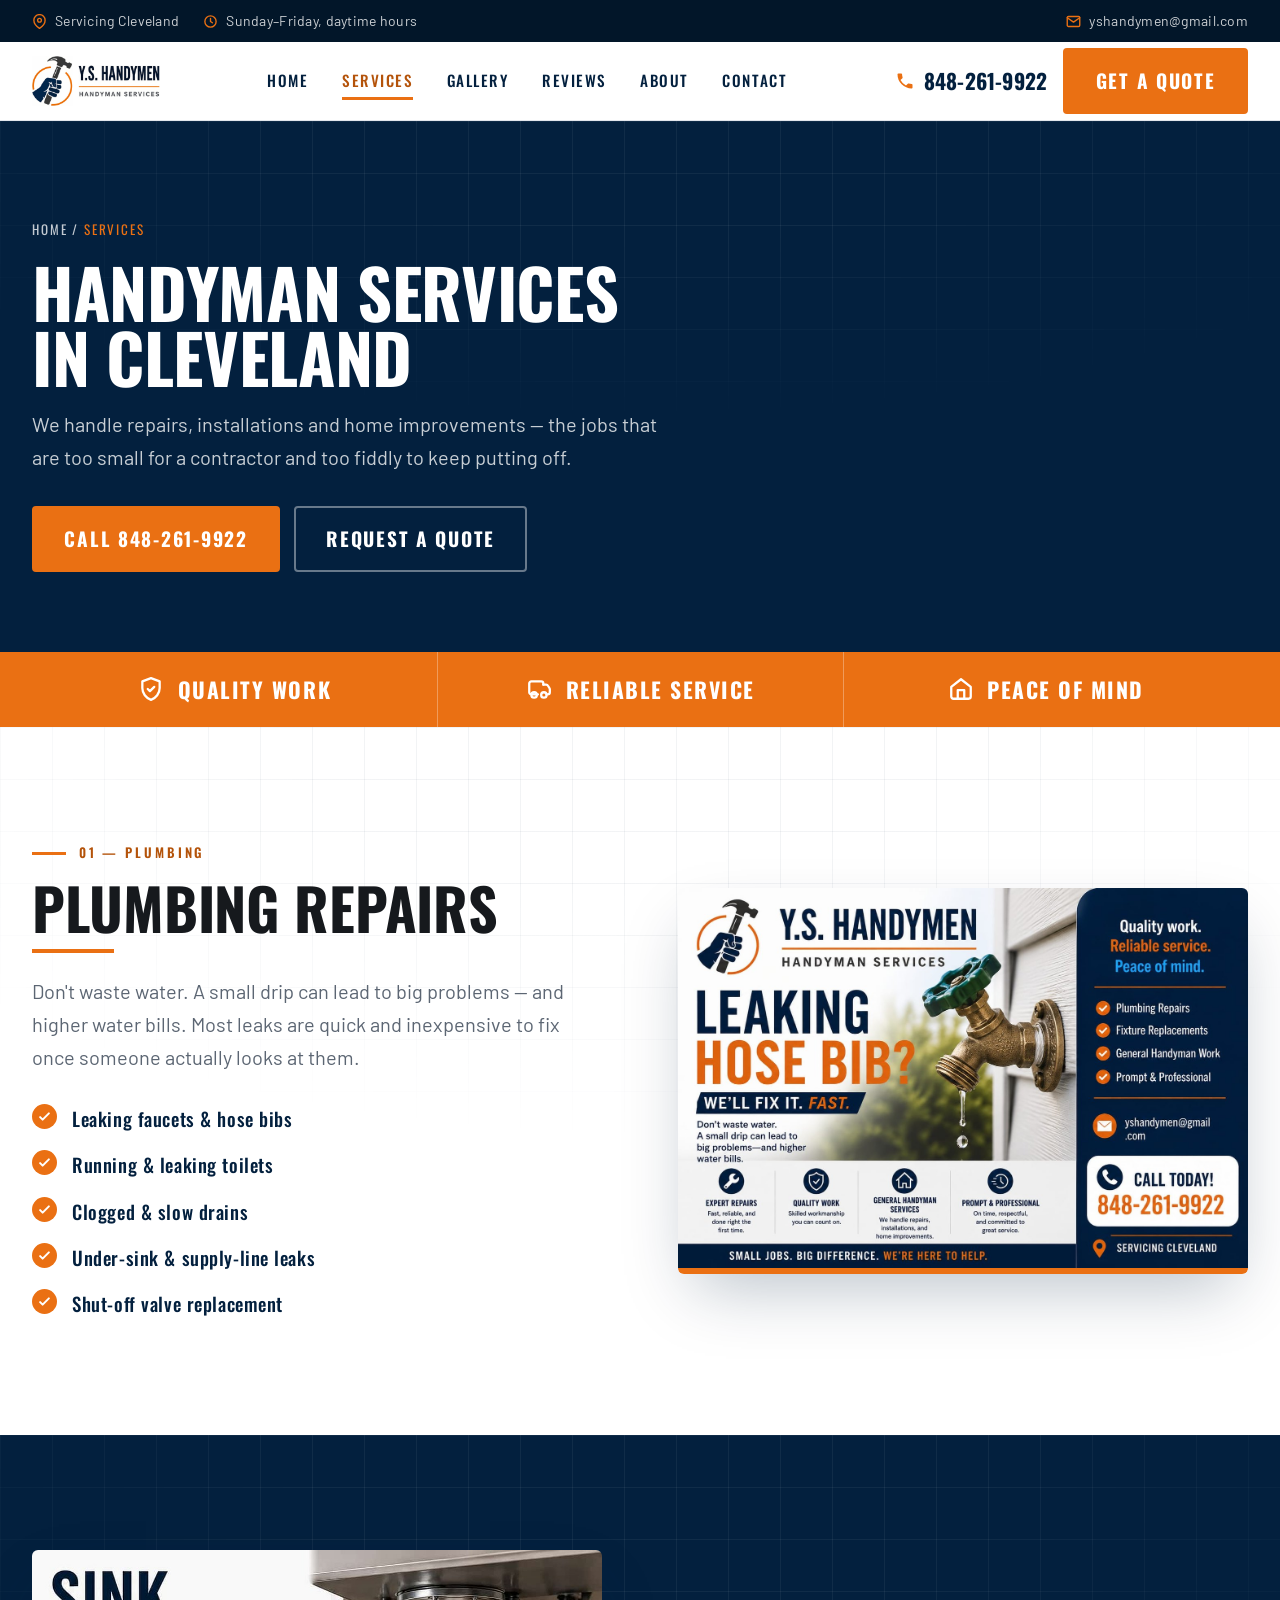
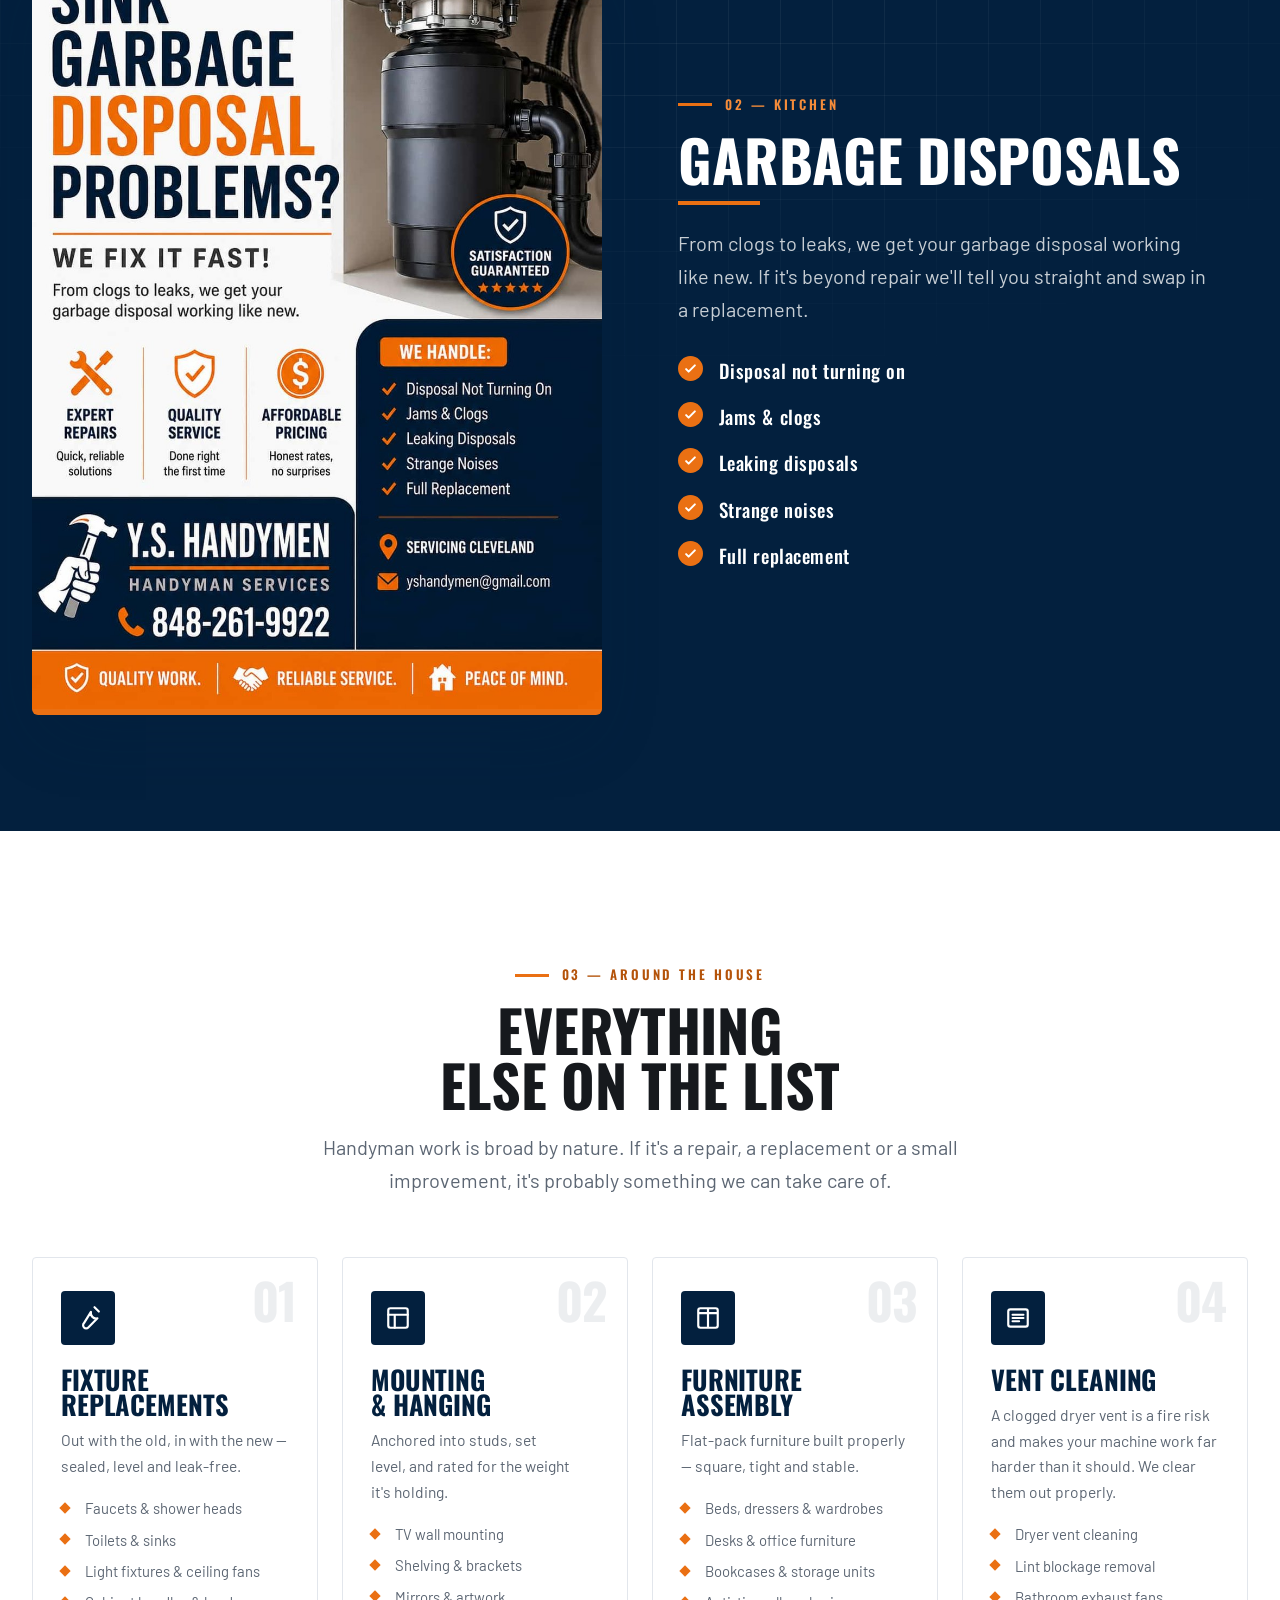
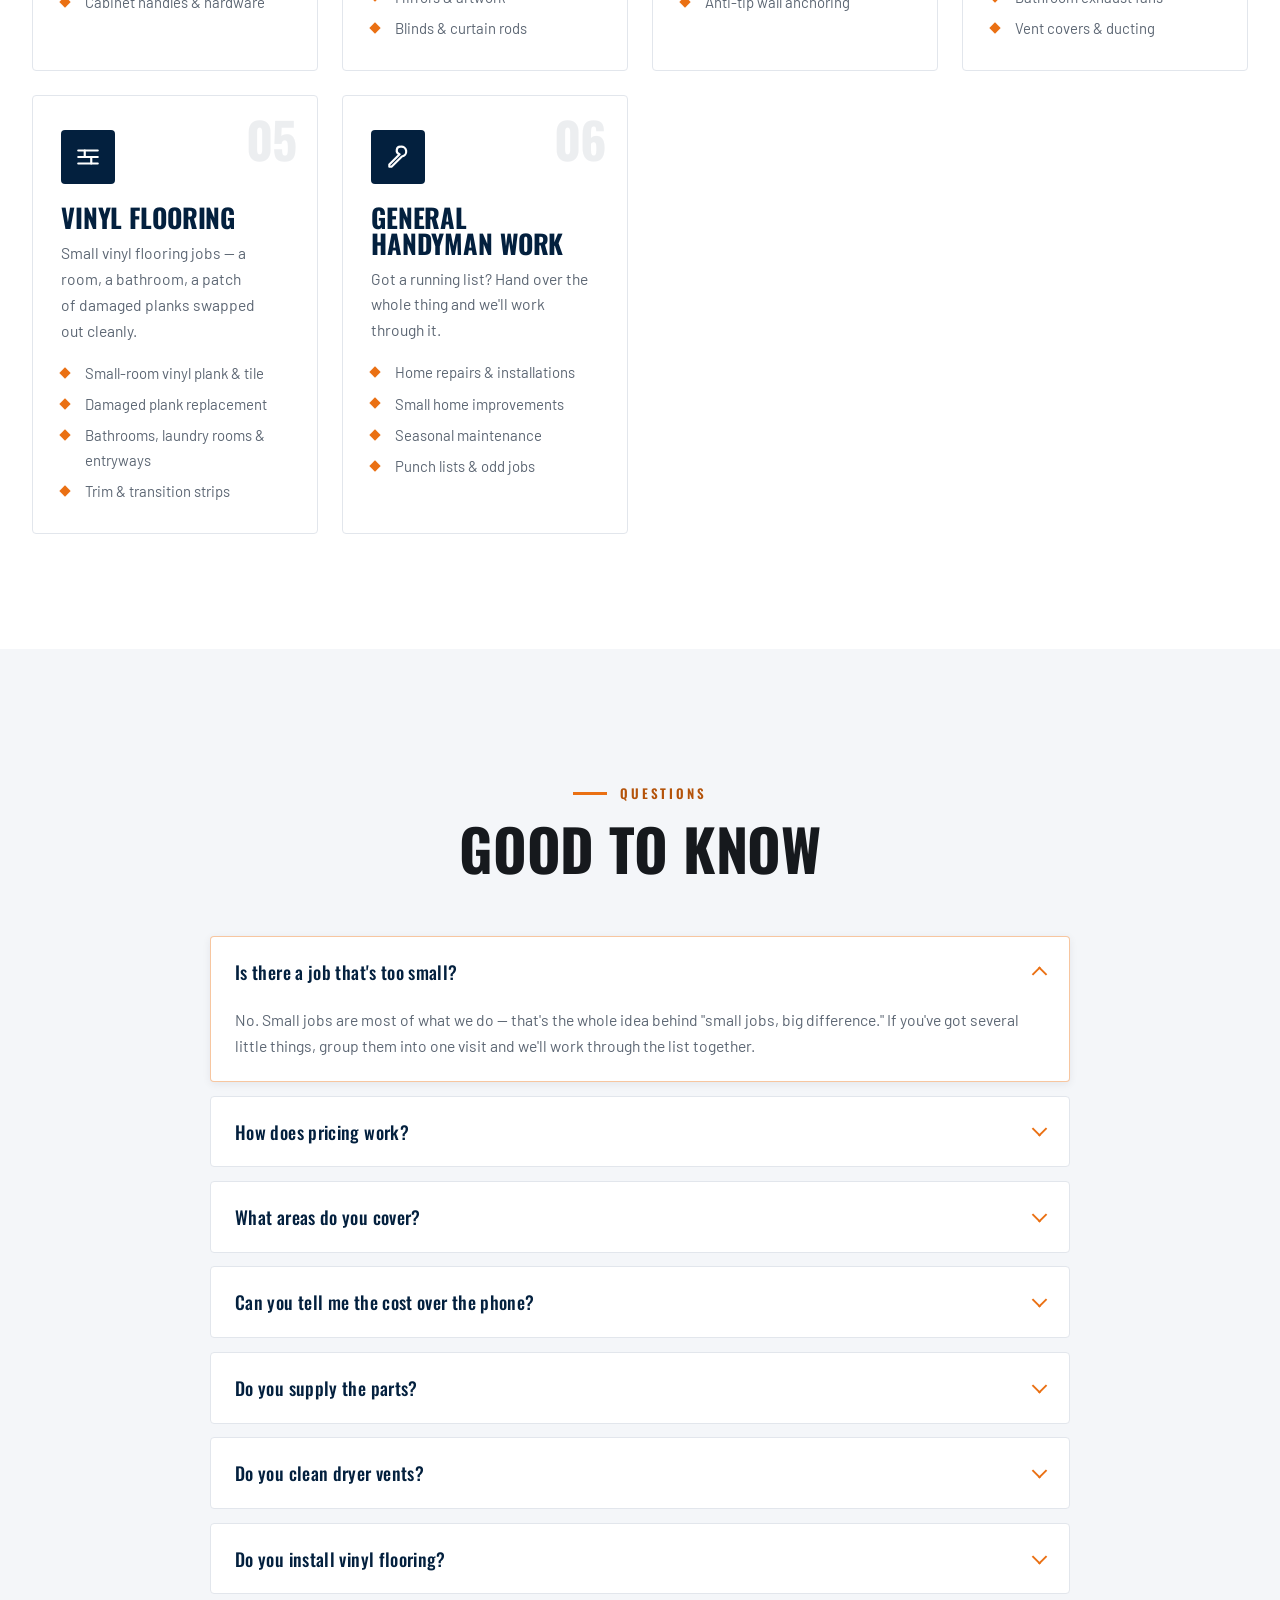
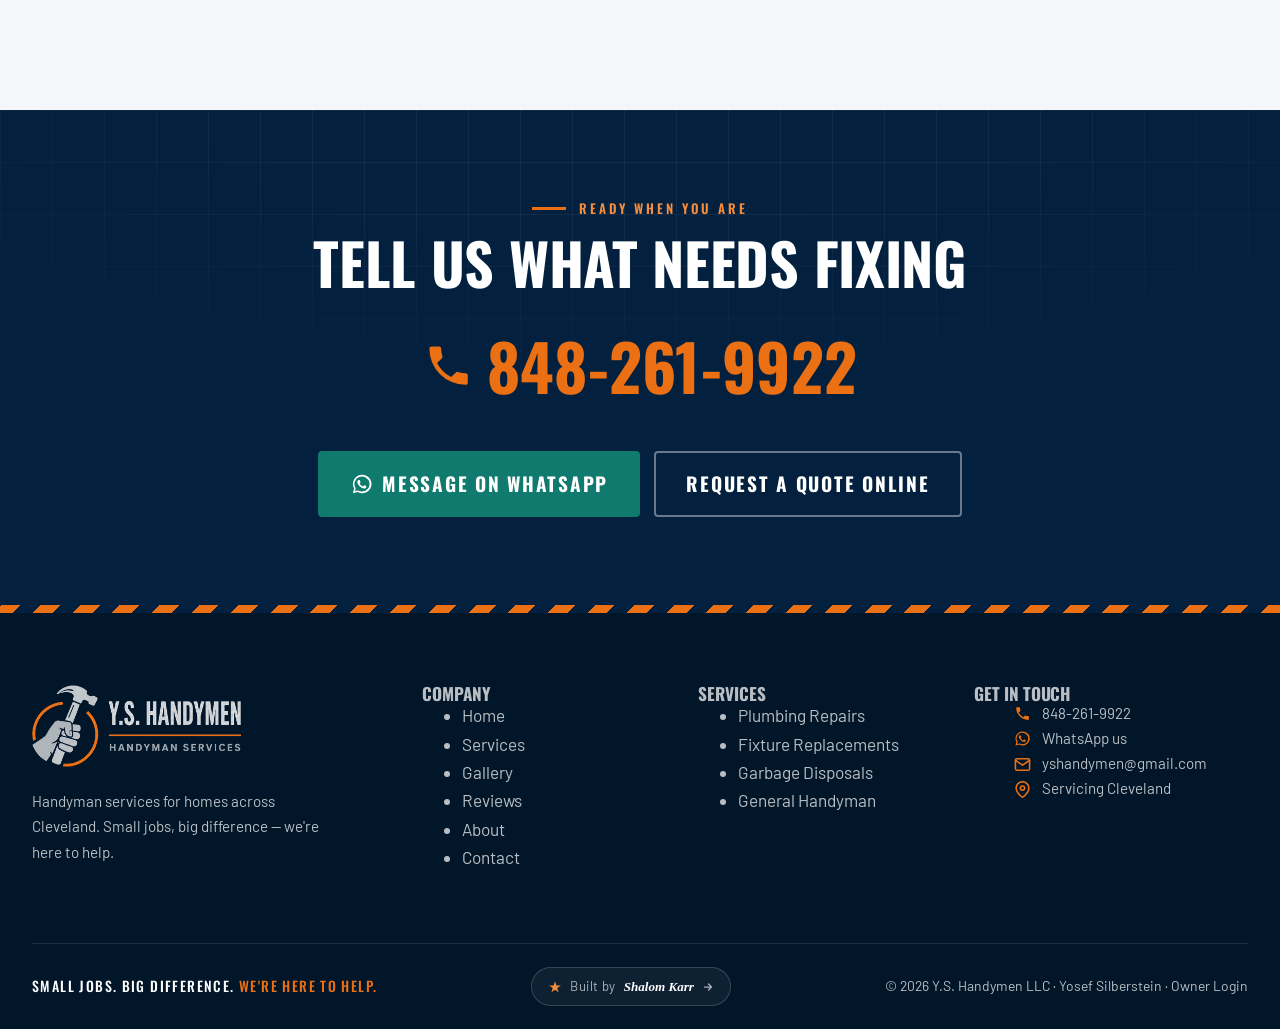
<file: services.html>
<!DOCTYPE html>
<html lang="en">
<head>
<meta charset="utf-8">
<meta name="viewport" content="width=device-width, initial-scale=1">
<title>Handyman Services in Cleveland, OH | Y.S. Handymen LLC</title>
<meta name="description" content="Handyman services across Cleveland, OH — plumbing repairs, fixture replacements, garbage disposals, dryer vent cleaning, vinyl flooring, mounting and assembly. Call 848-261-9922.">
<meta name="keywords" content="handyman Cleveland, handyman near me, Cleveland handyman services, plumbing repair Cleveland, dryer vent cleaning Cleveland, vinyl flooring Cleveland, garbage disposal repair Cleveland, home repairs Cleveland OH">
<meta name="author" content="Y.S. Handymen LLC">
<meta name="robots" content="index, follow, max-image-preview:large">
<meta name="theme-color" content="#03203E">

<meta name="geo.region" content="US-OH">
<meta name="geo.placename" content="Cleveland, OH">
<meta name="geo.position" content="41.4993;-81.6944">
<meta name="ICBM" content="41.4993, -81.6944">

<link rel="canonical" href="https://yshandymen.com/services.html">
<link rel="icon" href="assets/favicon-64.png" sizes="64x64">
<link rel="apple-touch-icon" href="assets/favicon.png">

<meta property="og:type" content="website">
<meta property="og:site_name" content="Y.S. Handymen LLC">
<meta property="og:locale" content="en_US">
<meta property="og:url" content="https://yshandymen.com/services.html">
<meta property="og:title" content="Handyman Services in Cleveland, OH — Y.S. Handymen LLC">
<meta property="og:description" content="Handyman services across Cleveland, OH — plumbing repairs, fixture replacements, garbage disposals, dryer vent cleaning, vinyl flooring, mounting and assembly. Call 848-261-9922.">
<meta property="og:image" content="https://yshandymen.com/assets/og-image.jpg">
<meta property="og:image:width" content="1200">
<meta property="og:image:height" content="630">
<meta property="og:image:type" content="image/jpeg">
<meta property="og:image:alt" content="Y.S. Handymen LLC — handyman in Cleveland, OH. Small jobs, big difference. Call 848-261-9922.">
<meta name="twitter:card" content="summary_large_image">
<meta name="twitter:title" content="Handyman Services in Cleveland, OH — Y.S. Handymen LLC">
<meta name="twitter:description" content="Handyman services across Cleveland, OH — plumbing repairs, fixture replacements, garbage disposals, dryer vent cleaning, vinyl flooring, mounting and assembly. Call 848-261-9922.">
<meta name="twitter:image" content="https://yshandymen.com/assets/og-image.jpg">
<meta name="twitter:image:alt" content="Y.S. Handymen LLC — handyman in Cleveland, OH.">

<link rel="preconnect" href="https://fonts.googleapis.com">
<link rel="preconnect" href="https://fonts.gstatic.com" crossorigin>
<link href="https://fonts.googleapis.com/css2?family=Oswald:wght@400;500;600;700&family=Barlow:ital,wght@0,400;0,500;0,600;1,400&display=swap" rel="stylesheet">
<link rel="stylesheet" href="css/styles.css">

<script type="application/ld+json">
{
  "@context": "https://schema.org",
  "@graph": [
    {
      "@type": [
        "HomeAndConstructionBusiness",
        "LocalBusiness"
      ],
      "@id": "https://yshandymen.com/#business",
      "name": "Y.S. Handymen LLC",
      "legalName": "Y.S. Handymen LLC",
      "alternateName": [
        "Y.S. Handymen",
        "YS Handymen"
      ],
      "sameAs": [
        "https://wa.me/18482619922"
      ],
      "contactPoint": [
        {
          "@type": "ContactPoint",
          "contactType": "customer service",
          "telephone": "+1-848-261-9922",
          "email": "yshandymen@gmail.com",
          "availableLanguage": "English",
          "areaServed": "US"
        }
      ],
      "description": "Handyman services in Cleveland, OH. Plumbing repairs, fixture replacements, garbage disposals, vent cleaning, vinyl flooring and general home repairs.",
      "url": "https://yshandymen.com/",
      "telephone": "+1-848-261-9922",
      "email": "yshandymen@gmail.com",
      "image": "https://yshandymen.com/assets/logo.png",
      "logo": "https://yshandymen.com/assets/logo.png",
      "priceRange": "$$",
      "slogan": "Quality work. Reliable service. Peace of mind.",
      "founder": {
        "@type": "Person",
        "name": "Yosef Silberstein"
      },
      "address": {
        "@type": "PostalAddress",
        "addressLocality": "Cleveland",
        "addressRegion": "OH",
        "addressCountry": "US"
      },
      "geo": {
        "@type": "GeoCoordinates",
        "latitude": "41.4993",
        "longitude": "-81.6944"
      },
      "areaServed": [
        {
          "@type": "City",
          "name": "Cleveland"
        },
        {
          "@type": "City",
          "name": "Cleveland Heights"
        },
        {
          "@type": "City",
          "name": "University Heights"
        },
        {
          "@type": "City",
          "name": "Beachwood"
        },
        {
          "@type": "City",
          "name": "South Euclid"
        },
        {
          "@type": "City",
          "name": "Lyndhurst"
        },
        {
          "@type": "City",
          "name": "Shaker Heights"
        },
        {
          "@type": "City",
          "name": "Mayfield Heights"
        },
        {
          "@type": "City",
          "name": "Richmond Heights"
        },
        {
          "@type": "City",
          "name": "Pepper Pike"
        }
      ],
      "knowsAbout": [
        "Plumbing Repairs",
        "Fixture Replacements",
        "Garbage Disposal Repair",
        "Mounting & Assembly",
        "Vent Cleaning",
        "Vinyl Flooring",
        "General Handyman Work"
      ],
      "openingHoursSpecification": [
        {
          "@type": "OpeningHoursSpecification",
          "dayOfWeek": [
            "Sunday",
            "Monday",
            "Tuesday",
            "Wednesday",
            "Thursday",
            "Friday"
          ],
          "opens": "08:00",
          "closes": "17:00"
        }
      ],
      "hasOfferCatalog": {
        "@type": "OfferCatalog",
        "name": "Handyman Services",
        "itemListElement": [
          {
            "@type": "Offer",
            "itemOffered": {
              "@type": "Service",
              "name": "Plumbing Repairs",
              "description": "Leaking faucets, hose bibs, running toilets, clogged drains and supply-line leaks.",
              "serviceType": "Plumbing Repairs",
              "provider": {
                "@id": "https://yshandymen.com/#business"
              },
              "areaServed": {
                "@type": "City",
                "name": "Cleveland"
              }
            }
          },
          {
            "@type": "Offer",
            "itemOffered": {
              "@type": "Service",
              "name": "Fixture Replacements",
              "description": "Faucets, shower heads, toilets, sinks, light fixtures and ceiling fans.",
              "serviceType": "Fixture Replacements",
              "provider": {
                "@id": "https://yshandymen.com/#business"
              },
              "areaServed": {
                "@type": "City",
                "name": "Cleveland"
              }
            }
          },
          {
            "@type": "Offer",
            "itemOffered": {
              "@type": "Service",
              "name": "Garbage Disposal Repair",
              "description": "Jams, clogs, leaks, disposals not turning on, and full replacement.",
              "serviceType": "Garbage Disposal Repair",
              "provider": {
                "@id": "https://yshandymen.com/#business"
              },
              "areaServed": {
                "@type": "City",
                "name": "Cleveland"
              }
            }
          },
          {
            "@type": "Offer",
            "itemOffered": {
              "@type": "Service",
              "name": "Mounting & Assembly",
              "description": "TV wall mounting, shelving, mirrors, blinds and flat-pack furniture assembly.",
              "serviceType": "Mounting & Assembly",
              "provider": {
                "@id": "https://yshandymen.com/#business"
              },
              "areaServed": {
                "@type": "City",
                "name": "Cleveland"
              }
            }
          },
          {
            "@type": "Offer",
            "itemOffered": {
              "@type": "Service",
              "name": "Vent Cleaning",
              "description": "Dryer vent cleaning, lint blockage removal and bathroom exhaust fans.",
              "serviceType": "Vent Cleaning",
              "provider": {
                "@id": "https://yshandymen.com/#business"
              },
              "areaServed": {
                "@type": "City",
                "name": "Cleveland"
              }
            }
          },
          {
            "@type": "Offer",
            "itemOffered": {
              "@type": "Service",
              "name": "Vinyl Flooring",
              "description": "Small-room vinyl plank and tile, damaged plank replacement, trim and transitions.",
              "serviceType": "Vinyl Flooring",
              "provider": {
                "@id": "https://yshandymen.com/#business"
              },
              "areaServed": {
                "@type": "City",
                "name": "Cleveland"
              }
            }
          },
          {
            "@type": "Offer",
            "itemOffered": {
              "@type": "Service",
              "name": "General Handyman Work",
              "description": "Home repairs, installations, small improvements and seasonal maintenance.",
              "serviceType": "General Handyman Work",
              "provider": {
                "@id": "https://yshandymen.com/#business"
              },
              "areaServed": {
                "@type": "City",
                "name": "Cleveland"
              }
            }
          }
        ]
      }
    },
    {
      "@type": "BreadcrumbList",
      "itemListElement": [
        {
          "@type": "ListItem",
          "position": 1,
          "name": "Home",
          "item": "https://yshandymen.com/"
        },
        {
          "@type": "ListItem",
          "position": 2,
          "name": "Services",
          "item": "https://yshandymen.com/services.html"
        }
      ]
    },
    {
      "@type": "FAQPage",
      "@id": "https://yshandymen.com/services.html#faq",
      "mainEntity": [
        {
          "@type": "Question",
          "name": "Is there a job that's too small?",
          "acceptedAnswer": {
            "@type": "Answer",
            "text": "No. Small jobs are most of what we do. If you've got several little things, group them into one visit and we'll work through the list together."
          }
        },
        {
          "@type": "Question",
          "name": "How does pricing work?",
          "acceptedAnswer": {
            "@type": "Answer",
            "text": "We talk through the job and give you a price before any work starts. Honest rates, no surprises at the end."
          }
        },
        {
          "@type": "Question",
          "name": "What areas do you cover?",
          "acceptedAnswer": {
            "@type": "Answer",
            "text": "We service Cleveland and the surrounding suburbs, including Cleveland Heights, University Heights, Beachwood, South Euclid, Lyndhurst and Shaker Heights. If you're not sure whether you're in range, call 848-261-9922 and ask."
          }
        },
        {
          "@type": "Question",
          "name": "Can you tell me the cost over the phone?",
          "acceptedAnswer": {
            "@type": "Answer",
            "text": "For common jobs, often yes. A photo of the problem sent by email helps a lot — it lets us bring the right parts on the first visit instead of making a second trip."
          }
        },
        {
          "@type": "Question",
          "name": "Do you supply the parts?",
          "acceptedAnswer": {
            "@type": "Answer",
            "text": "We can either source the parts for you or fit a fixture you've already bought. Just let us know when you book so we come prepared."
          }
        },
        {
          "@type": "Question",
          "name": "Do you clean dryer vents?",
          "acceptedAnswer": {
            "@type": "Answer",
            "text": "Yes. A clogged dryer vent is a fire risk and makes the machine work much harder. We clear the duct, remove lint blockages and check the vent cover."
          }
        },
        {
          "@type": "Question",
          "name": "Do you install vinyl flooring?",
          "acceptedAnswer": {
            "@type": "Answer",
            "text": "We take on small vinyl flooring jobs — a bathroom, a laundry room, an entryway, or replacing damaged planks in a larger room."
          }
        }
      ]
    }
  ]
}
</script>
</head>
<body>

<div class="topbar">
  <div class="shell topbar__in">
    <div class="topbar__set">
      <span class="topbar__item">
        <svg viewBox="0 0 24 24" fill="none" stroke="currentColor" stroke-width="2.2" stroke-linecap="round" stroke-linejoin="round"><path d="M21 10c0 7-9 13-9 13s-9-6-9-13a9 9 0 0 1 18 0Z"/><circle cx="12" cy="10" r="3"/></svg>
        Servicing Cleveland
      </span>
      <span class="topbar__item topbar__set--meta">
        <svg viewBox="0 0 24 24" fill="none" stroke="currentColor" stroke-width="2.2" stroke-linecap="round" stroke-linejoin="round"><circle cx="12" cy="12" r="9"/><path d="M12 7v5l3 2"/></svg>
        Sunday–Friday, daytime hours
      </span>
    </div>
    <div class="topbar__set">
      <a class="topbar__item" href="mailto:yshandymen@gmail.com">
        <svg viewBox="0 0 24 24" fill="none" stroke="currentColor" stroke-width="2.2" stroke-linecap="round" stroke-linejoin="round"><rect x="2" y="4" width="20" height="16" rx="2"/><path d="m22 6-10 7L2 6"/></svg>
        yshandymen@gmail.com
      </a>
    </div>
  </div>
</div>

<header class="site-header">
  <div class="shell nav">
    <a class="brand" href="index.html" aria-label="Y.S. Handymen — home">
      <img src="assets/logo-compact.png" alt="Y.S. Handymen — Handyman Services" width="816" height="320">
    </a>
    <nav class="nav__links" aria-label="Main">
      <a class="nav__link" href="index.html">Home</a>
      <a class="nav__link" href="services.html" aria-current="page">Services</a>
      <a class="nav__link" href="gallery.html">Gallery</a>
      <a class="nav__link" href="reviews.html">Reviews</a>
      <a class="nav__link" href="about.html">About</a>
      <a class="nav__link" href="contact.html">Contact</a>
    </nav>
    <div class="nav__cta">
      <a class="nav__phone" href="tel:+18482619922">
        <svg viewBox="0 0 24 24" fill="currentColor"><path d="M6.6 10.8a15.1 15.1 0 0 0 6.6 6.6l2.2-2.2c.3-.3.7-.4 1-.2 1.2.4 2.4.6 3.6.6.6 0 1 .4 1 1V20c0 .6-.4 1-1 1A17 17 0 0 1 3 4c0-.6.4-1 1-1h3.5c.6 0 1 .4 1 1 0 1.3.2 2.5.6 3.6.1.4 0 .8-.2 1l-2.3 2.2Z"/></svg>
        848-261-9922
      </a>
      <a class="btn" href="contact.html">Get a Quote</a>
      <button class="burger" aria-label="Open menu" aria-expanded="false" aria-controls="drawer">
        <span></span><span></span><span></span>
      </button>
    </div>
  </div>
</header>

<div class="scrim"></div>
<nav class="drawer" id="drawer" aria-label="Mobile">
  <a href="index.html">Home</a>
  <a href="services.html" aria-current="page">Services</a>
  <a href="gallery.html">Gallery</a>
  <a href="reviews.html">Reviews</a>
  <a href="about.html">About</a>
  <a href="contact.html">Contact</a>
  <a class="btn" href="tel:+18482619922">Call 848-261-9922</a>
</nav>

<main>

<section class="page-head blueprint">
  <div class="shell page-head__in">
    <p class="crumbs"><a href="index.html">Home</a> / <span>Services</span></p>
    <h1>Handyman Services<br>in Cleveland</h1>
    <p class="lead">
      We handle repairs, installations and home improvements — the jobs that are too small
      for a contractor and too fiddly to keep putting off.
    </p>
    <div class="btn-row" style="margin-top:2rem;">
      <a class="btn" href="tel:+18482619922">Call 848-261-9922</a>
      <a class="btn btn--ghost" href="contact.html">Request a Quote</a>
    </div>
  </div>
</section>

<section class="trust">
  <div class="shell trust__in">
    <div class="trust__item">
      <svg viewBox="0 0 24 24" fill="none" stroke="currentColor" stroke-width="2.1" stroke-linecap="round" stroke-linejoin="round"><path d="M12 2 4 5v6c0 5 3.4 9.4 8 11 4.6-1.6 8-6 8-11V5l-8-3Z"/><path d="m9 12 2 2 4-4"/></svg>
      <b>Quality Work</b>
    </div>
    <div class="trust__item">
      <svg viewBox="0 0 24 24" fill="none" stroke="currentColor" stroke-width="2.1" stroke-linecap="round" stroke-linejoin="round"><path d="M11 17H5a2 2 0 0 1-2-2V7a2 2 0 0 1 2-2h9a2 2 0 0 1 2 2v1"/><path d="M16 8h2.6a2 2 0 0 1 1.7 1l1.4 2.3a2 2 0 0 1 .3 1V15a2 2 0 0 1-2 2h-1"/><circle cx="7.5" cy="17.5" r="2.5"/><circle cx="16.5" cy="17.5" r="2.5"/></svg>
      <b>Reliable Service</b>
    </div>
    <div class="trust__item">
      <svg viewBox="0 0 24 24" fill="none" stroke="currentColor" stroke-width="2.1" stroke-linecap="round" stroke-linejoin="round"><path d="m3 10 9-7 9 7v9a2 2 0 0 1-2 2H5a2 2 0 0 1-2-2Z"/><path d="M9 21v-8h6v8"/></svg>
      <b>Peace of Mind</b>
    </div>
  </div>
</section>

<!-- ---------------------------------------- plumbing -->
<section class="section blueprint blueprint--light" id="plumbing">
  <div class="shell split">
    <div class="reveal">
      <p class="eyebrow">01 — Plumbing</p>
      <h2 class="rule-under" style="margin-top:1rem;">Plumbing Repairs</h2>
      <p class="lead" style="margin-top:1.4rem;">
        Don't waste water. A small drip can lead to big problems — and higher water bills.
        Most leaks are quick and inexpensive to fix once someone actually looks at them.
      </p>
      <ul class="check" style="margin-top:1.8rem; color:var(--navy);">
        <li><svg viewBox="0 0 24 24" fill="none" stroke="currentColor" stroke-width="3.2" stroke-linecap="round" stroke-linejoin="round"><path d="m5 13 4 4L19 7"/></svg>Leaking faucets &amp; hose bibs</li>
        <li><svg viewBox="0 0 24 24" fill="none" stroke="currentColor" stroke-width="3.2" stroke-linecap="round" stroke-linejoin="round"><path d="m5 13 4 4L19 7"/></svg>Running &amp; leaking toilets</li>
        <li><svg viewBox="0 0 24 24" fill="none" stroke="currentColor" stroke-width="3.2" stroke-linecap="round" stroke-linejoin="round"><path d="m5 13 4 4L19 7"/></svg>Clogged &amp; slow drains</li>
        <li><svg viewBox="0 0 24 24" fill="none" stroke="currentColor" stroke-width="3.2" stroke-linecap="round" stroke-linejoin="round"><path d="m5 13 4 4L19 7"/></svg>Under-sink &amp; supply-line leaks</li>
        <li><svg viewBox="0 0 24 24" fill="none" stroke="currentColor" stroke-width="3.2" stroke-linecap="round" stroke-linejoin="round"><path d="m5 13 4 4L19 7"/></svg>Shut-off valve replacement</li>
      </ul>
    </div>
    <div class="figure-frame reveal d2">
      <img src="assets/flyer-hosebib.jpg" alt="Leaking hose bib repair — Y.S. Handymen" width="1400" height="933" loading="lazy">
    </div>
  </div>
</section>

<!-- ---------------------------------------- disposals -->
<section class="section on-navy blueprint" id="disposals">
  <div class="shell split">
    <div class="figure-frame reveal d2">
      <img src="assets/flyer-disposal.jpg" alt="Sink garbage disposal repair — Y.S. Handymen" width="1050" height="1400" loading="lazy">
    </div>
    <div class="reveal">
      <p class="eyebrow">02 — Kitchen</p>
      <h2 class="rule-under" style="color:#fff; margin-top:1rem;">Garbage Disposals</h2>
      <p class="lead" style="margin-top:1.4rem;">
        From clogs to leaks, we get your garbage disposal working like new. If it's beyond
        repair we'll tell you straight and swap in a replacement.
      </p>
      <ul class="check" style="margin-top:1.8rem;">
        <li><svg viewBox="0 0 24 24" fill="none" stroke="currentColor" stroke-width="3.2" stroke-linecap="round" stroke-linejoin="round"><path d="m5 13 4 4L19 7"/></svg>Disposal not turning on</li>
        <li><svg viewBox="0 0 24 24" fill="none" stroke="currentColor" stroke-width="3.2" stroke-linecap="round" stroke-linejoin="round"><path d="m5 13 4 4L19 7"/></svg>Jams &amp; clogs</li>
        <li><svg viewBox="0 0 24 24" fill="none" stroke="currentColor" stroke-width="3.2" stroke-linecap="round" stroke-linejoin="round"><path d="m5 13 4 4L19 7"/></svg>Leaking disposals</li>
        <li><svg viewBox="0 0 24 24" fill="none" stroke="currentColor" stroke-width="3.2" stroke-linecap="round" stroke-linejoin="round"><path d="m5 13 4 4L19 7"/></svg>Strange noises</li>
        <li><svg viewBox="0 0 24 24" fill="none" stroke="currentColor" stroke-width="3.2" stroke-linecap="round" stroke-linejoin="round"><path d="m5 13 4 4L19 7"/></svg>Full replacement</li>
      </ul>
    </div>
  </div>
</section>

<!-- ---------------------------------------- the rest -->
<section class="section" id="fixtures">
  <div class="shell">
    <div class="sec-head center reveal">
      <p class="eyebrow eyebrow--center">03 — Around The House</p>
      <h2>Everything else on the list</h2>
      <p class="lead">
        Handyman work is broad by nature. If it's a repair, a replacement or a small
        improvement, it's probably something we can take care of.
      </p>
    </div>

    <div class="grid-svc">
      <article class="svc reveal">
        <span class="svc__num">01</span>
        <div class="svc__ico"><svg viewBox="0 0 24 24" fill="none" stroke="currentColor" stroke-width="2" stroke-linecap="round" stroke-linejoin="round"><path d="M14.7 6.3a5 5 0 0 0 6 6l-8.4 8.4a2.8 2.8 0 0 1-4-4Z"/><path d="m18 2 4 4"/></svg></div>
        <h3>Fixture Replacements</h3>
        <p>Out with the old, in with the new — sealed, level and leak-free.</p>
        <ul class="svc__list">
          <li>Faucets &amp; shower heads</li>
          <li>Toilets &amp; sinks</li>
          <li>Light fixtures &amp; ceiling fans</li>
          <li>Cabinet handles &amp; hardware</li>
        </ul>
      </article>

      <article class="svc reveal">
        <span class="svc__num">02</span>
        <div class="svc__ico"><svg viewBox="0 0 24 24" fill="none" stroke="currentColor" stroke-width="2" stroke-linecap="round" stroke-linejoin="round"><rect x="3" y="3" width="18" height="18" rx="2"/><path d="M3 9h18M9 21V9"/></svg></div>
        <h3>Mounting &amp; Hanging</h3>
        <p>Anchored into studs, set level, and rated for the weight it's holding.</p>
        <ul class="svc__list">
          <li>TV wall mounting</li>
          <li>Shelving &amp; brackets</li>
          <li>Mirrors &amp; artwork</li>
          <li>Blinds &amp; curtain rods</li>
        </ul>
      </article>

      <article class="svc reveal d1">
        <span class="svc__num">03</span>
        <div class="svc__ico"><svg viewBox="0 0 24 24" fill="none" stroke="currentColor" stroke-width="2" stroke-linecap="round" stroke-linejoin="round"><path d="M12 3v18M3 7.5h18M5 3h14a2 2 0 0 1 2 2v14a2 2 0 0 1-2 2H5a2 2 0 0 1-2-2V5a2 2 0 0 1 2-2Z"/></svg></div>
        <h3>Furniture Assembly</h3>
        <p>Flat-pack furniture built properly — square, tight and stable.</p>
        <ul class="svc__list">
          <li>Beds, dressers &amp; wardrobes</li>
          <li>Desks &amp; office furniture</li>
          <li>Bookcases &amp; storage units</li>
          <li>Anti-tip wall anchoring</li>
        </ul>
      </article>

      <article class="svc reveal">
        <span class="svc__num">04</span>
        <div class="svc__ico">
          <svg viewBox="0 0 24 24" fill="none" stroke="currentColor" stroke-width="2" stroke-linecap="round" stroke-linejoin="round"><rect x="3" y="4" width="18" height="16" rx="2"/><path d="M7 9h10M7 12h10M7 15h6"/></svg>
        </div>
        <h3>Vent Cleaning</h3>
        <p>A clogged dryer vent is a fire risk and makes your machine work far harder than it should. We clear them out properly.</p>
        <ul class="svc__list">
          <li>Dryer vent cleaning</li>
          <li>Lint blockage removal</li>
          <li>Bathroom exhaust fans</li>
          <li>Vent covers &amp; ducting</li>
        </ul>
      </article>

      <article class="svc reveal">
        <span class="svc__num">05</span>
        <div class="svc__ico">
          <svg viewBox="0 0 24 24" fill="none" stroke="currentColor" stroke-width="2" stroke-linecap="round" stroke-linejoin="round"><path d="M3 6h18M3 12h18M3 18h18"/><path d="M9 6v6M15 12v6"/></svg>
        </div>
        <h3>Vinyl Flooring</h3>
        <p>Small vinyl flooring jobs — a room, a bathroom, a patch of damaged planks swapped out cleanly.</p>
        <ul class="svc__list">
          <li>Small-room vinyl plank &amp; tile</li>
          <li>Damaged plank replacement</li>
          <li>Bathrooms, laundry rooms &amp; entryways</li>
          <li>Trim &amp; transition strips</li>
        </ul>
      </article>

      <article class="svc reveal d2" id="general">
        <span class="svc__num">06</span>
        <div class="svc__ico"><svg viewBox="0 0 24 24" fill="none" stroke="currentColor" stroke-width="2" stroke-linecap="round" stroke-linejoin="round"><path d="M14.5 2.5a3.5 3.5 0 0 0-1 6.9L4 19v2h2l9.6-9.5a3.5 3.5 0 1 0-1.1-9Z"/></svg></div>
        <h3>General Handyman Work</h3>
        <p>Got a running list? Hand over the whole thing and we'll work through it.</p>
        <ul class="svc__list">
          <li>Home repairs &amp; installations</li>
          <li>Small home improvements</li>
          <li>Seasonal maintenance</li>
          <li>Punch lists &amp; odd jobs</li>
        </ul>
      </article>
    </div>
  </div>
</section>

<!-- ---------------------------------------- FAQ -->
<section class="section on-paper-2">
  <div class="shell">
    <div class="sec-head center reveal">
      <p class="eyebrow eyebrow--center">Questions</p>
      <h2>Good to know</h2>
    </div>

    <div class="faq">
      <details class="reveal" open>
        <summary>Is there a job that's too small?</summary>
        <div class="faq__body">No. Small jobs are most of what we do — that's the whole idea behind
        "small jobs, big difference." If you've got several little things, group them into one
        visit and we'll work through the list together.</div>
      </details>
      <details class="reveal">
        <summary>How does pricing work?</summary>
        <div class="faq__body">We'll talk through the job and give you a price before any work starts.
        Honest rates, no surprises at the end. Call or send a message describing what you need and
        we'll let you know what's involved.</div>
      </details>
      <details class="reveal">
        <summary>What areas do you cover?</summary>
        <div class="faq__body">We service Cleveland and the surrounding suburbs, including Cleveland
        Heights, University Heights, Beachwood, South Euclid, Lyndhurst and Shaker Heights. If
        you're not sure whether you're in range, call 848-261-9922 and ask.</div>
      </details>
      <details class="reveal">
        <summary>Can you tell me the cost over the phone?</summary>
        <div class="faq__body">For common jobs, often yes. A photo of the problem sent over by email
        helps a lot — it lets us bring the right parts on the first visit instead of making a second trip.</div>
      </details>
      <details class="reveal">
        <summary>Do you supply the parts?</summary>
        <div class="faq__body">We can either source the parts for you or fit a fixture you've already
        bought. Whichever you prefer — just let us know when you book so we come prepared.</div>
      </details>
      <details class="reveal">
        <summary>Do you clean dryer vents?</summary>
        <div class="faq__body">Yes. A clogged dryer vent is a fire risk and makes the machine work
        much harder. We clear the duct, remove lint blockages and check the vent cover.</div>
      </details>
      <details class="reveal">
        <summary>Do you install vinyl flooring?</summary>
        <div class="faq__body">We take on small vinyl flooring jobs — a bathroom, a laundry room, an
        entryway, or replacing damaged planks in a larger room.</div>
      </details>
    </div>
  </div>
</section>

<section class="cta-band blueprint">
  <div class="shell cta-band__in">
    <p class="eyebrow eyebrow--center reveal">Ready When You Are</p>
    <h2 class="reveal" style="margin-top:1rem;">Tell us what needs fixing</h2>
    <a class="phone-xl reveal d1" href="tel:+18482619922">
      <svg viewBox="0 0 24 24" fill="currentColor"><path d="M6.6 10.8a15.1 15.1 0 0 0 6.6 6.6l2.2-2.2c.3-.3.7-.4 1-.2 1.2.4 2.4.6 3.6.6.6 0 1 .4 1 1V20c0 .6-.4 1-1 1A17 17 0 0 1 3 4c0-.6.4-1 1-1h3.5c.6 0 1 .4 1 1 0 1.3.2 2.5.6 3.6.1.4 0 .8-.2 1l-2.3 2.2Z"/></svg>
      848-261-9922
    </a>
    <div class="btn-row center reveal d2" style="margin-top:2rem;">
        <a class="btn btn--wa" href="https://wa.me/18482619922?text=Hi%20Y.S.%20Handymen%2C%20I%27d%20like%20a%20quote%20for%20a%20job.">
          <svg viewBox="0 0 24 24" fill="currentColor"><path d="M12 2a10 10 0 0 0-8.6 15L2 22l5.2-1.4A10 10 0 1 0 12 2Zm0 18.2a8.2 8.2 0 0 1-4.2-1.1l-.3-.2-3.1.8.8-3-.2-.3A8.2 8.2 0 1 1 12 20.2Zm4.5-6.1c-.2-.1-1.5-.7-1.7-.8s-.4-.1-.6.1-.6.8-.8 1-.3.2-.5.1a6.7 6.7 0 0 1-2-1.2 7.4 7.4 0 0 1-1.4-1.7c-.1-.3 0-.4.1-.5l.4-.5.3-.4v-.4l-.8-1.9c-.2-.5-.4-.4-.6-.4h-.5a1 1 0 0 0-.7.3 2.8 2.8 0 0 0-.9 2.1 4.9 4.9 0 0 0 1 2.6 11 11 0 0 0 4.2 3.7 8 8 0 0 0 1.4.5 3.4 3.4 0 0 0 1.5.1 2.5 2.5 0 0 0 1.6-1.1 2 2 0 0 0 .1-1.1c0-.1-.2-.2-.4-.3Z"/></svg>
          Message on WhatsApp
        </a>
      <a class="btn btn--ghost" href="contact.html">Request a Quote Online</a>
    </div>
  </div>
</section>

</main>

<div class="stripe"></div>

<footer class="site-footer">
  <div class="shell footer__grid">
    <div>
      <img class="footer__logo" src="assets/logo-compact-white.png" alt="Y.S. Handymen" width="816" height="320">
      <p style="font-size:.95rem; max-width:34ch;">
        Handyman services for homes across Cleveland. Small jobs, big difference —
        we're here to help.
      </p>
    </div>
    <div>
      <h4>Company</h4>
      <ul>
        <li><a href="index.html">Home</a></li>
        <li><a href="services.html">Services</a></li>
        <li><a href="gallery.html">Gallery</a></li>
        <li><a href="reviews.html">Reviews</a></li>
        <li><a href="about.html">About</a></li>
        <li><a href="contact.html">Contact</a></li>
      </ul>
    </div>
    <div>
      <h4>Services</h4>
      <ul>
        <li><a href="services.html#plumbing">Plumbing Repairs</a></li>
        <li><a href="services.html#fixtures">Fixture Replacements</a></li>
        <li><a href="services.html#disposals">Garbage Disposals</a></li>
        <li><a href="services.html#general">General Handyman</a></li>
      </ul>
    </div>
    <div>
      <h4>Get In Touch</h4>
      <ul class="footer__contact">
        <li>
          <svg viewBox="0 0 24 24" fill="currentColor"><path d="M6.6 10.8a15.1 15.1 0 0 0 6.6 6.6l2.2-2.2c.3-.3.7-.4 1-.2 1.2.4 2.4.6 3.6.6.6 0 1 .4 1 1V20c0 .6-.4 1-1 1A17 17 0 0 1 3 4c0-.6.4-1 1-1h3.5c.6 0 1 .4 1 1 0 1.3.2 2.5.6 3.6.1.4 0 .8-.2 1l-2.3 2.2Z"/></svg>
          <a href="tel:+18482619922">848-261-9922</a>
        </li>
        <li>
          <svg viewBox="0 0 24 24" fill="currentColor"><path d="M12 2a10 10 0 0 0-8.6 15L2 22l5.2-1.4A10 10 0 1 0 12 2Zm0 18.2a8.2 8.2 0 0 1-4.2-1.1l-.3-.2-3.1.8.8-3-.2-.3A8.2 8.2 0 1 1 12 20.2Zm4.5-6.1c-.2-.1-1.5-.7-1.7-.8s-.4-.1-.6.1-.6.8-.8 1-.3.2-.5.1a6.7 6.7 0 0 1-2-1.2 7.4 7.4 0 0 1-1.4-1.7c-.1-.3 0-.4.1-.5l.4-.5.3-.4v-.4l-.8-1.9c-.2-.5-.4-.4-.6-.4h-.5a1 1 0 0 0-.7.3 2.8 2.8 0 0 0-.9 2.1 4.9 4.9 0 0 0 1 2.6 11 11 0 0 0 4.2 3.7 8 8 0 0 0 1.4.5 3.4 3.4 0 0 0 1.5.1 2.5 2.5 0 0 0 1.6-1.1 2 2 0 0 0 .1-1.1c0-.1-.2-.2-.4-.3Z"/></svg>
          <a href="https://wa.me/18482619922?text=Hi%20Y.S.%20Handymen%2C%20I%27d%20like%20a%20quote%20for%20a%20job.">WhatsApp us</a>
        </li>
        <li>
          <svg viewBox="0 0 24 24" fill="none" stroke="currentColor" stroke-width="2.2" stroke-linecap="round" stroke-linejoin="round"><rect x="2" y="4" width="20" height="16" rx="2"/><path d="m22 6-10 7L2 6"/></svg>
          <a href="mailto:yshandymen@gmail.com">yshandymen@gmail.com</a>
        </li>
        <li>
          <svg viewBox="0 0 24 24" fill="none" stroke="currentColor" stroke-width="2.2" stroke-linecap="round" stroke-linejoin="round"><path d="M21 10c0 7-9 13-9 13s-9-6-9-13a9 9 0 0 1 18 0Z"/><circle cx="12" cy="10" r="3"/></svg>
          <span>Servicing Cleveland</span>
        </li>
      </ul>
    </div>
  </div>
  <div class="shell footer__bar">
    <span class="slogan">Small Jobs. Big Difference. <em>We're Here to Help.</em></span>
    <a class="built-by-pill" href="https://shalomkarr.pages.dev/" target="_blank" rel="noopener" title="Built by Shalom Karr">
      <svg class="bb-star" viewBox="0 0 24 24" fill="currentColor"><path d="M12 2l2.39 7.36H22l-6.18 4.49 2.36 7.36L12 16.71l-6.18 4.5 2.36-7.36L2 9.36h7.61L12 2z"/></svg>
      <span class="bb-by">Built by</span><span class="bb-who">Shalom Karr</span>
      <svg class="bb-arrow" viewBox="0 0 24 24" fill="none" stroke="currentColor" stroke-width="2.5" stroke-linecap="round" stroke-linejoin="round"><path d="M5 12h14M13 6l6 6-6 6"/></svg>
    </a>
    <span>&copy; <span data-year>2026</span> Y.S. Handymen LLC · Yosef Silberstein · <a href="admin.html" style="color:inherit;">Owner Login</a></span>
  </div>
</footer>

<div class="callbar">
  <a class="primary" href="tel:+18482619922">
    <svg viewBox="0 0 24 24" fill="currentColor"><path d="M6.6 10.8a15.1 15.1 0 0 0 6.6 6.6l2.2-2.2c.3-.3.7-.4 1-.2 1.2.4 2.4.6 3.6.6.6 0 1 .4 1 1V20c0 .6-.4 1-1 1A17 17 0 0 1 3 4c0-.6.4-1 1-1h3.5c.6 0 1 .4 1 1 0 1.3.2 2.5.6 3.6.1.4 0 .8-.2 1l-2.3 2.2Z"/></svg>
    Call
  </a>
  <a class="wa" href="https://wa.me/18482619922?text=Hi%20Y.S.%20Handymen%2C%20I%27d%20like%20a%20quote%20for%20a%20job.">
    <svg viewBox="0 0 24 24" fill="currentColor"><path d="M12 2a10 10 0 0 0-8.6 15L2 22l5.2-1.4A10 10 0 1 0 12 2Zm0 18.2a8.2 8.2 0 0 1-4.2-1.1l-.3-.2-3.1.8.8-3-.2-.3A8.2 8.2 0 1 1 12 20.2Zm4.5-6.1c-.2-.1-1.5-.7-1.7-.8s-.4-.1-.6.1-.6.8-.8 1-.3.2-.5.1a6.7 6.7 0 0 1-2-1.2 7.4 7.4 0 0 1-1.4-1.7c-.1-.3 0-.4.1-.5l.4-.5.3-.4v-.4l-.8-1.9c-.2-.5-.4-.4-.6-.4h-.5a1 1 0 0 0-.7.3 2.8 2.8 0 0 0-.9 2.1 4.9 4.9 0 0 0 1 2.6 11 11 0 0 0 4.2 3.7 8 8 0 0 0 1.4.5 3.4 3.4 0 0 0 1.5.1 2.5 2.5 0 0 0 1.6-1.1 2 2 0 0 0 .1-1.1c0-.1-.2-.2-.4-.3Z"/></svg>
    WhatsApp
  </a>
  <a href="mailto:yshandymen@gmail.com">
    <svg viewBox="0 0 24 24" fill="none" stroke="currentColor" stroke-width="2.2" stroke-linecap="round" stroke-linejoin="round"><rect x="2" y="4" width="20" height="16" rx="2"/><path d="m22 6-10 7L2 6"/></svg>
    Email
  </a>
</div>

<script src="js/main.js"></script>
</body>
</html>
</file>
<file: css/styles.css>
/* ==========================================================================
   Y.S. Handymen — brand stylesheet
   Direction: "Blueprint & Steel" — industrial trade craft.
   Palette sampled directly from the logo, flyers and business card.
   ========================================================================== */

:root {
  /* Brand — sampled from source artwork */
  --navy:        #03203E;
  --navy-900:    #021629;
  --navy-800:    #052B52;
  --navy-700:    #0A3A6B;
  --orange:      #EA7013;
  --orange-600:  #CE5F0A;
  --orange-400:  #F58C3A;
  --sky:         #2FA3EE;
  /* Brand orange is only 3.08:1 on white — fine for fills, rules and icons, but it
     fails WCAG AA as small text. --orange-ink is the accessible text-only variant
     (5.0:1 on white, 4.7:1 on --paper-2). Never use it for large fills; never use
     plain --orange for small text on a light background. */
  --orange-ink:  #B4530A;

  /* Neutrals */
  --ink:         #16191D;
  --slate:       #5C6673;
  --mist:        #A7ACB7;
  --line:        #E2E6EC;
  --paper:       #FFFFFF;
  --paper-2:     #F4F6F9;

  /* Type */
  --display: "Oswald", "Arial Narrow", sans-serif;
  --body:    "Barlow", -apple-system, sans-serif;

  /* Rhythm */
  --gut:     clamp(1.25rem, 4vw, 2rem);
  --section: clamp(4rem, 9vw, 7.5rem);
  --shell:   1240px;
  --radius:  4px;

  --shadow-sm: 0 2px 8px rgba(3, 32, 62, .07);
  --shadow-md: 0 12px 32px -8px rgba(3, 32, 62, .16);
  --shadow-lg: 0 28px 64px -16px rgba(3, 32, 62, .28);

  --ease: cubic-bezier(.22, .61, .36, 1);
}

/* --------------------------------------------------------- reset */
*, *::before, *::after { box-sizing: border-box; }
* { margin: 0; }
html { -webkit-text-size-adjust: 100%; scroll-behavior: smooth; }
@media (prefers-reduced-motion: reduce) {
  html { scroll-behavior: auto; }
  *, *::before, *::after {
    animation-duration: .01ms !important;
    animation-iteration-count: 1 !important;
    transition-duration: .01ms !important;
  }
}
body {
  font-family: var(--body);
  font-size: clamp(1rem, .96rem + .2vw, 1.075rem);
  line-height: 1.65;
  color: var(--ink);
  background: var(--paper);
  -webkit-font-smoothing: antialiased;
  overflow-x: hidden;
}
img, svg { display: block; max-width: 100%; height: auto; }
a { color: inherit; text-decoration: none; }
button, input, textarea, select { font: inherit; color: inherit; }
:focus-visible { outline: 3px solid var(--orange); outline-offset: 3px; }

/* --------------------------------------------------------- type */
h1, h2, h3, h4, .display {
  font-family: var(--display);
  font-weight: 700;
  line-height: .96;
  letter-spacing: -.005em;
  text-transform: uppercase;
  text-wrap: balance;
}
h1 { font-size: clamp(2.9rem, 7.4vw, 5.6rem); }
h2 { font-size: clamp(2.15rem, 4.9vw, 3.6rem); }
h3 { font-size: clamp(1.3rem, 2.1vw, 1.65rem); }
p  { text-wrap: pretty; }

.eyebrow {
  font-family: var(--display);
  font-weight: 600;
  font-size: .82rem;
  letter-spacing: .22em;
  text-transform: uppercase;
  color: var(--orange-ink);
  display: flex;
  align-items: center;
  gap: .8rem;
}
.eyebrow::before {
  content: "";
  width: 34px;
  height: 3px;
  background: var(--orange);
  flex: none;
}
.eyebrow--center { justify-content: center; }

/* ---- dark-surface overrides -------------------------------------------------
   Every navy section must appear in these lists. Anything on navy that inherits a
   light-background colour renders muddy or invisible — that is what put slate body
   copy on the navy CTA band and navy text on the navy hero button. */
.on-navy .eyebrow,
.hero .eyebrow,
.page-head .eyebrow,
.cta-band .eyebrow { color: var(--orange-400); }

.lead { font-size: clamp(1.08rem, 1.6vw, 1.25rem); color: var(--slate); }
.on-navy .lead,
.hero .lead,
.page-head .lead,
.cta-band .lead { color: rgba(255, 255, 255, .78); }

/* Orange underscore rule beneath headings — echoes the logo lockup */
.rule-under { position: relative; padding-bottom: 1.1rem; }
.rule-under::after {
  content: "";
  position: absolute;
  left: 0; bottom: 0;
  width: 82px; height: 4px;
  background: var(--orange);
}
.rule-under.center::after { left: 50%; transform: translateX(-50%); }

/* --------------------------------------------------------- layout */
.shell { width: min(100% - (var(--gut) * 2), var(--shell)); margin-inline: auto; }
.section { padding-block: var(--section); }
.section--tight { padding-block: clamp(3rem, 6vw, 4.5rem); }
.center { text-align: center; }
.stack > * + * { margin-top: 1.15rem; }

.on-navy { background: var(--navy); color: #fff; }
.on-paper-2 { background: var(--paper-2); }

/* Blueprint grid texture — the signature background of the site */
.blueprint { position: relative; isolation: isolate; }
.blueprint::before {
  content: "";
  position: absolute;
  inset: 0;
  z-index: -1;
  background-image:
    linear-gradient(rgba(255, 255, 255, .055) 1px, transparent 1px),
    linear-gradient(90deg, rgba(255, 255, 255, .055) 1px, transparent 1px);
  background-size: 52px 52px;
  -webkit-mask-image: radial-gradient(ellipse 90% 75% at 50% 0%, #000 30%, transparent 78%);
          mask-image: radial-gradient(ellipse 90% 75% at 50% 0%, #000 30%, transparent 78%);
}
.blueprint--light::before {
  background-image:
    linear-gradient(rgba(3, 32, 62, .05) 1px, transparent 1px),
    linear-gradient(90deg, rgba(3, 32, 62, .05) 1px, transparent 1px);
}

/* Diagonal safety-stripe divider */
.stripe {
  height: 8px;
  background: repeating-linear-gradient(
    -45deg,
    var(--orange) 0 14px,
    var(--navy) 14px 28px
  );
}

/* --------------------------------------------------------- buttons */
.btn {
  --btn-bg: var(--orange);
  --btn-fg: #fff;
  display: inline-flex;
  align-items: center;
  justify-content: center;
  gap: .6rem;
  padding: .95rem 1.9rem;
  background: var(--btn-bg);
  color: var(--btn-fg);
  font-family: var(--display);
  /* 19.2px @700 clears the WCAG large-text threshold, so white on brand orange
     (3.08:1) passes AA without dulling the orange. Don't drop below this. */
  font-weight: 700;
  font-size: 1.2rem;
  letter-spacing: .09em;
  text-transform: uppercase;
  border: 2px solid var(--btn-bg);
  border-radius: var(--radius);
  cursor: pointer;
  position: relative;
  overflow: hidden;
  transition: transform .2s var(--ease), box-shadow .2s var(--ease),
              background-color .2s var(--ease), border-color .2s var(--ease);
}
.btn::after {
  /* sheen sweep on hover */
  content: "";
  position: absolute;
  inset: 0 auto 0 -120%;
  width: 55%;
  background: linear-gradient(90deg, transparent, rgba(255, 255, 255, .3), transparent);
  transform: skewX(-22deg);
  transition: left .55s var(--ease);
}
.btn:hover { transform: translateY(-2px); box-shadow: 0 10px 24px -8px rgba(234, 112, 19, .6); }
.btn:hover::after { left: 130%; }
.btn:active { transform: translateY(0); }
.btn svg { width: 1.15em; height: 1.15em; flex: none; }

.btn--ghost {
  --btn-bg: transparent;
  --btn-fg: var(--navy);
  border-color: rgba(3, 32, 62, .28);
}
.btn--ghost:hover {
  background: var(--navy); border-color: var(--navy);
  color: #fff; box-shadow: var(--shadow-md);
}
/* Ghost buttons sitting on any dark surface must invert, or they render
   navy-on-navy and vanish. Keep this selector list in sync with dark sections. */
.on-navy .btn--ghost,
.hero .btn--ghost,
.page-head .btn--ghost,
.cta-band .btn--ghost,
.drawer .btn--ghost {
  --btn-fg: #fff;
  border-color: rgba(255, 255, 255, .4);
}
.on-navy .btn--ghost:hover,
.hero .btn--ghost:hover,
.page-head .btn--ghost:hover,
.cta-band .btn--ghost:hover,
.drawer .btn--ghost:hover {
  background: #fff; color: var(--navy); border-color: #fff;
}

/* WhatsApp click-to-message. WhatsApp's bright #25D366 gives white text only
   1.8:1, and their darker #128C7E still fails once the call-bar label shrinks on
   narrow phones. This teal clears 5.2:1 against white at ANY size, so the button
   stays legible regardless of how it is scaled — still reads as WhatsApp. */
.btn--wa { --btn-bg: #0F7A6D; --btn-fg: #fff; }
.btn--wa:hover { box-shadow: 0 10px 24px -8px rgba(15, 122, 109, .65); }

.btn-row { display: flex; flex-wrap: wrap; gap: .85rem; }
.btn-row.center { justify-content: center; }

/* --------------------------------------------------------- header */
.topbar {
  background: var(--navy-900);
  color: rgba(255, 255, 255, .8);
  font-size: .875rem;
  letter-spacing: .02em;
}
.topbar__in {
  display: flex; align-items: center; justify-content: space-between;
  gap: 1rem; min-height: 42px; flex-wrap: wrap;
}
.topbar a { transition: color .18s; }
.topbar a:hover { color: var(--orange-400); }
.topbar__set { display: flex; align-items: center; gap: 1.5rem; flex-wrap: wrap; }
.topbar__item { display: inline-flex; align-items: center; gap: .5rem; }
.topbar__item svg { width: 15px; height: 15px; color: var(--orange); flex: none; }

.site-header {
  position: sticky; top: 0; z-index: 90;
  background: rgba(255, 255, 255, .94);
  backdrop-filter: blur(12px);
  border-bottom: 1px solid var(--line);
  transition: box-shadow .25s var(--ease);
}
.site-header.is-stuck { box-shadow: var(--shadow-md); }
.nav { display: flex; align-items: center; justify-content: space-between; gap: 1.5rem; min-height: 78px; }
.brand { display: flex; align-items: center; flex: none; }
.brand img { height: clamp(38px, 5.4vw, 50px); width: auto; }

.nav__links { display: flex; align-items: center; gap: 2.1rem; }
.nav__link {
  font-family: var(--display);
  font-weight: 500;
  font-size: .95rem;
  letter-spacing: .1em;
  text-transform: uppercase;
  color: var(--navy);
  position: relative;
  padding-block: .4rem;
}
.nav__link::after {
  content: "";
  position: absolute; left: 0; bottom: 0;
  width: 0; height: 3px; background: var(--orange);
  transition: width .26s var(--ease);
}
.nav__link:hover::after, .nav__link[aria-current="page"]::after { width: 100%; }
.nav__link[aria-current="page"] { color: var(--orange-ink); }

.nav__cta { display: flex; align-items: center; gap: 1rem; flex: none; }
.nav__phone {
  font-family: var(--display);
  font-weight: 700;
  font-size: 1.32rem;
  color: var(--navy);
  letter-spacing: .01em;
  display: inline-flex; align-items: center; gap: .55rem;
  transition: color .18s;
}
.nav__phone:hover { color: var(--orange-ink); }
.nav__phone svg { width: 20px; height: 20px; color: var(--orange); }

/* Burger */
.burger {
  display: none;
  width: 46px; height: 46px;
  background: var(--navy); border: 0; border-radius: var(--radius);
  cursor: pointer; position: relative; flex: none;
}
.burger span {
  position: absolute; left: 50%; width: 20px; height: 2px;
  background: #fff; transform: translateX(-50%);
  transition: transform .3s var(--ease), opacity .2s;
}
.burger span:nth-child(1) { top: 16px; }
.burger span:nth-child(2) { top: 22px; }
.burger span:nth-child(3) { top: 28px; }
.burger[aria-expanded="true"] span:nth-child(1) { transform: translateX(-50%) translateY(6px) rotate(45deg); }
.burger[aria-expanded="true"] span:nth-child(2) { opacity: 0; }
.burger[aria-expanded="true"] span:nth-child(3) { transform: translateX(-50%) translateY(-6px) rotate(-45deg); }

.drawer {
  position: fixed; inset: 0 0 0 auto;
  width: min(85vw, 340px);
  background: var(--navy);
  padding: 5.5rem 2rem 2rem;
  transform: translateX(100%);
  transition: transform .38s var(--ease);
  z-index: 95;
  display: flex; flex-direction: column; gap: .35rem;
  overflow-y: auto;
}
.drawer.is-open { transform: translateX(0); }
.drawer a {
  font-family: var(--display); font-weight: 500;
  font-size: 1.2rem; letter-spacing: .1em; text-transform: uppercase;
  color: #fff; padding: .95rem 0;
  border-bottom: 1px solid rgba(255, 255, 255, .12);
}
.drawer a[aria-current="page"] { color: var(--orange-400); }
.drawer .btn { margin-top: 1.75rem; font-weight: 700; font-size: 1.2rem; }
.scrim {
  position: fixed; inset: 0; z-index: 94;
  background: rgba(2, 22, 41, .6);
  opacity: 0; pointer-events: none; transition: opacity .3s;
}
.scrim.is-open { opacity: 1; pointer-events: auto; }

/* --------------------------------------------------------- hero */
.hero { position: relative; background: var(--navy); color: #fff; overflow: hidden; }
.hero__in {
  display: grid;
  grid-template-columns: 1.08fr .92fr;
  gap: clamp(2rem, 5vw, 4.5rem);
  align-items: center;
  padding-block: clamp(3.5rem, 8vw, 6.5rem);
}
.hero h1 { color: #fff; }
.hero h1 .accent { color: var(--orange); display: block; }
/* Carries the target search phrase inside the H1 without stealing weight from the
   brand line underneath it. */
.hero__kicker {
  display: block;
  font-size: clamp(.95rem, 1.9vw, 1.35rem);
  font-weight: 500;
  letter-spacing: .14em;
  color: var(--sky);
  margin-bottom: .7rem;
}
.hero__sub {
  font-family: var(--display); font-weight: 500;
  font-size: clamp(1.15rem, 2.2vw, 1.6rem);
  letter-spacing: .04em; text-transform: uppercase;
  color: #fff; margin-top: 1.1rem;
}
.hero__sub em { color: var(--orange); font-style: italic; }
.hero__lede { margin-top: 1.4rem; max-width: 46ch; color: rgba(255, 255, 255, .78); }
.hero .btn-row { margin-top: 2.1rem; }

/* Slogan triad — straight off the business card */
.triad { margin-top: 2.6rem; display: flex; flex-wrap: wrap; gap: .55rem 1.6rem; }
.triad span {
  font-family: var(--display); font-weight: 600;
  font-size: clamp(1rem, 1.5vw, 1.2rem);
  letter-spacing: .03em; text-transform: none;
}
.triad span:nth-child(1) { color: var(--navy); }
.triad span:nth-child(2) { color: var(--orange-ink); }
.triad span:nth-child(3) { color: #16679E; }
.on-navy .triad span:nth-child(1),
.hero .triad span:nth-child(1) { color: #fff; }
.on-navy .triad span:nth-child(2),
.hero .triad span:nth-child(2) { color: var(--orange); }
.on-navy .triad span:nth-child(3),
.hero .triad span:nth-child(3) { color: var(--sky); }

/* Hero media: logo mark plate + floating badge */
.hero__media { position: relative; }
.hero__plate {
  background: #fff;
  border-radius: 8px;
  padding: clamp(2rem, 4vw, 3.2rem);
  box-shadow: var(--shadow-lg);
  position: relative;
  border-bottom: 6px solid var(--orange);
}
.hero__plate img { width: 100%; }
.hero__plate .plate-caption {
  margin-top: 1.5rem; padding-top: 1.25rem;
  /* right padding keeps the caption clear of the overlapping guarantee badge */
  padding-right: clamp(6rem, 12vw, 8.5rem);
  border-top: 1px solid var(--line);
  display: flex; align-items: center; justify-content: space-between;
  gap: .4rem 1rem; flex-wrap: wrap;
}
.plate-caption .who {
  font-family: var(--display); font-weight: 600;
  letter-spacing: .08em; text-transform: uppercase;
  color: var(--navy); font-size: .95rem;
}
.plate-caption .where {
  font-size: .87rem; color: var(--slate);
  display: inline-flex; align-items: center; gap: .4rem;
}
.plate-caption .where svg { width: 15px; height: 15px; color: var(--orange); }

.badge-guarantee {
  position: absolute;
  right: -18px; bottom: -26px;
  width: clamp(112px, 15vw, 148px); aspect-ratio: 1;
  border-radius: 50%;
  background: var(--navy);
  border: 3px solid var(--orange);
  color: #fff;
  display: grid; place-content: center; text-align: center;
  gap: .18rem; padding: .5rem;
  box-shadow: var(--shadow-lg);
  animation: bob 5s ease-in-out infinite;
}
.badge-guarantee svg { width: 26px; height: 26px; margin-inline: auto; color: #fff; }
.badge-guarantee b {
  font-family: var(--display); font-weight: 600;
  font-size: .7rem; letter-spacing: .09em; line-height: 1.2;
  text-transform: uppercase;
}
.badge-guarantee .stars { color: var(--orange); font-size: .72rem; letter-spacing: .12em; }
@keyframes bob { 0%, 100% { transform: translateY(0); } 50% { transform: translateY(-9px); } }

/* --------------------------------------------------------- trust strip */
.trust { background: var(--orange); color: #fff; }
.trust__in {
  display: grid; grid-template-columns: repeat(3, 1fr);
  align-items: center;
}
.trust__item {
  display: flex; align-items: center; justify-content: center;
  gap: .85rem; padding: 1.25rem 1rem; text-align: left;
}
.trust__item + .trust__item { border-left: 1px solid rgba(255, 255, 255, .3); }
.trust__item svg { width: 26px; height: 26px; flex: none; }
.trust__item b {
  font-family: var(--display); font-weight: 700;
  /* min 19.2px — see the note on .btn; white on orange needs large-text sizing */
  font-size: clamp(1.2rem, 1.8vw, 1.35rem);
  letter-spacing: .07em; text-transform: uppercase;
}

/* --------------------------------------------------------- section head */
.sec-head { max-width: 66ch; margin-bottom: clamp(2.5rem, 5vw, 3.75rem); }
.sec-head.center { margin-inline: auto; text-align: center; }
.sec-head h2 { margin-top: 1rem; }
.sec-head p { margin-top: 1.15rem; }

/* --------------------------------------------------------- service cards */
.grid-svc {
  display: grid;
  grid-template-columns: repeat(auto-fit, minmax(285px, 1fr));
  gap: 1.5rem;
}
.svc {
  position: relative;
  background: #fff;
  border: 1px solid var(--line);
  border-radius: var(--radius);
  padding: 2.1rem 1.75rem 1.85rem;
  overflow: hidden;
  transition: transform .28s var(--ease), box-shadow .28s var(--ease),
              border-color .28s var(--ease);
}
.svc::before {
  /* orange wipe that fills from the left edge on hover */
  content: "";
  position: absolute; left: 0; top: 0; bottom: 0;
  width: 4px; background: var(--orange);
  transform: scaleY(0); transform-origin: top;
  transition: transform .32s var(--ease);
}
.svc:hover { transform: translateY(-6px); box-shadow: var(--shadow-md); border-color: transparent; }
.svc:hover::before { transform: scaleY(1); }
.svc__num {
  position: absolute; top: 1.1rem; right: 1.35rem;
  font-family: var(--display); font-weight: 700; font-size: 3.1rem;
  line-height: 1; color: var(--navy);
  opacity: .07; letter-spacing: -.03em;
  transition: opacity .28s var(--ease), color .28s var(--ease);
}
.svc:hover .svc__num { opacity: .16; color: var(--orange); }
.svc__ico {
  width: 54px; height: 54px; border-radius: var(--radius);
  background: var(--navy);
  display: grid; place-content: center;
  margin-bottom: 1.35rem;
  transition: background-color .28s var(--ease), transform .28s var(--ease);
}
.svc__ico svg { width: 26px; height: 26px; color: #fff; }
.svc:hover .svc__ico { background: var(--orange); transform: rotate(-6deg) scale(1.06); }
.svc h3 { color: var(--navy); margin-bottom: .6rem; }
.svc p { color: var(--slate); font-size: .975rem; }
.svc__list { list-style: none; padding: 0; margin-top: 1.1rem; display: grid; gap: .42rem; }
.svc__list li {
  position: relative; padding-left: 1.5rem;
  font-size: .93rem; color: var(--slate);
}
.svc__list li::before {
  content: ""; position: absolute; left: 0; top: .52em;
  width: 8px; height: 8px; background: var(--orange);
  transform: rotate(45deg);
}

/* --------------------------------------------------------- checklist */
.split {
  display: grid;
  grid-template-columns: 1fr 1fr;
  gap: clamp(2.25rem, 6vw, 5rem);
  align-items: center;
}
.check { list-style: none; padding: 0; display: grid; gap: .95rem; }
.check li {
  display: flex; align-items: flex-start; gap: .95rem;
  font-family: var(--display); font-weight: 500;
  font-size: clamp(1.02rem, 1.5vw, 1.18rem);
  letter-spacing: .03em;
}
.check li svg {
  width: 25px; height: 25px; flex: none; margin-top: .05em;
  color: #fff; background: var(--orange); border-radius: 50%; padding: 5px;
}
.on-navy .check li { color: #fff; }

.figure-frame {
  position: relative;
  border-radius: 6px;
  overflow: hidden;
  box-shadow: var(--shadow-lg);
  border-bottom: 6px solid var(--orange);
}
.figure-frame img { width: 100%; }

/* --------------------------------------------------------- promise / steps */
.steps { display: grid; grid-template-columns: repeat(auto-fit, minmax(230px, 1fr)); gap: 1.5rem; }
.step { position: relative; padding-top: 2.4rem; }
.step::before {
  content: ""; position: absolute; top: 0; left: 0;
  width: 46px; height: 5px; background: var(--orange);
}
.step__n {
  font-family: var(--display); font-weight: 700; font-size: .9rem;
  letter-spacing: .2em; color: var(--orange-ink); display: block; margin-bottom: .55rem;
}
.on-navy .step__n { color: var(--orange-400); }
.step h3 { margin-bottom: .55rem; }
.on-navy .step h3 { color: #fff; }
.step p { color: var(--slate); font-size: .975rem; }
.on-navy .step p { color: rgba(255, 255, 255, .72); }

/* --------------------------------------------------------- value tiles */
.values { display: grid; grid-template-columns: repeat(auto-fit, minmax(220px, 1fr)); gap: 1.5rem; }
.value {
  text-align: center; padding: 2.4rem 1.5rem;
  background: #fff; border: 1px solid var(--line); border-radius: var(--radius);
  transition: transform .28s var(--ease), box-shadow .28s var(--ease);
}
.value:hover { transform: translateY(-5px); box-shadow: var(--shadow-md); }
.value__ico {
  width: 64px; height: 64px; margin: 0 auto 1.3rem;
  border-radius: 50%; background: var(--navy);
  display: grid; place-content: center;
}
.value__ico svg { width: 29px; height: 29px; color: #fff; }
.value:hover .value__ico { background: var(--orange); }
.value h3 { color: var(--navy); font-size: 1.15rem; margin-bottom: .5rem; }
.value p { color: var(--slate); font-size: .95rem; }

/* --------------------------------------------------------- areas served */
.areas {
  list-style: none; padding: 0;
  display: flex; flex-wrap: wrap; justify-content: center; gap: .7rem;
}
.areas li {
  font-family: var(--display); font-weight: 500;
  font-size: clamp(.92rem, 1.4vw, 1.05rem);
  letter-spacing: .08em; text-transform: uppercase;
  color: var(--navy);
  padding: .62rem 1.15rem;
  background: var(--paper-2);
  border: 1px solid var(--line);
  border-radius: 999px;
  transition: background-color .22s var(--ease), color .22s var(--ease),
              border-color .22s var(--ease), transform .22s var(--ease);
}
.areas li:hover {
  background: var(--navy); color: #fff; border-color: var(--navy);
  transform: translateY(-2px);
}

/* --------------------------------------------------------- CTA band */
.cta-band { position: relative; background: var(--navy); color: #fff; overflow: hidden; }
.cta-band__in { padding-block: clamp(3.5rem, 7vw, 5.5rem); text-align: center; }
.cta-band h2 { color: #fff; }
.cta-band .phone-xl {
  display: inline-flex; align-items: center; gap: .8rem;
  font-family: var(--display); font-weight: 700;
  font-size: clamp(2.3rem, 6.5vw, 4rem);
  color: var(--orange); margin-top: 1.4rem;
  letter-spacing: .005em;
  transition: transform .22s var(--ease);
}
.cta-band .phone-xl:hover { transform: scale(1.03); }
.cta-band .phone-xl svg { width: .8em; height: .8em; }

/* --------------------------------------------------------- footer */
.site-footer { background: var(--navy-900); color: rgba(255, 255, 255, .72); }
.footer__grid {
  display: grid;
  grid-template-columns: 1.5fr 1fr 1fr 1.2fr;
  gap: clamp(2rem, 4vw, 3rem);
  padding-block: clamp(3rem, 6vw, 4.5rem);
}
.footer__logo { width: 210px; margin-bottom: 1.4rem; }
.footer h4 {
  font-family: var(--display); font-weight: 600; font-size: .92rem;
  letter-spacing: .17em; text-transform: uppercase; color: #fff;
  margin-bottom: 1.2rem; padding-bottom: .7rem;
  border-bottom: 2px solid var(--orange); display: inline-block;
}
.footer ul { list-style: none; padding: 0; display: grid; gap: .62rem; }
.footer a { font-size: .95rem; transition: color .18s, padding-left .18s; }
.footer a:hover { color: var(--orange-400); padding-left: 4px; }
.footer__contact li { display: flex; align-items: flex-start; gap: .7rem; font-size: .95rem; }
.footer__contact svg { width: 17px; height: 17px; color: var(--orange); flex: none; margin-top: .28em; }
.footer__bar {
  border-top: 1px solid rgba(255, 255, 255, .1);
  padding-block: 1.4rem;
  display: flex; align-items: center; justify-content: space-between;
  gap: 1rem; flex-wrap: wrap; font-size: .87rem;
}
.footer__bar .slogan {
  font-family: var(--display); font-weight: 500;
  letter-spacing: .1em; text-transform: uppercase; color: #fff;
}
.footer__bar .slogan em { color: var(--orange); font-style: normal; }

/* --------------------------------------------------------- forms */
.form-card {
  background: #fff; border: 1px solid var(--line);
  border-radius: var(--radius); padding: clamp(1.75rem, 3.5vw, 2.75rem);
  box-shadow: var(--shadow-sm);
}
.field { display: grid; gap: .45rem; margin-bottom: 1.15rem; }
.field label {
  font-family: var(--display); font-weight: 500; font-size: .84rem;
  letter-spacing: .12em; text-transform: uppercase; color: var(--navy);
}
.field label .req { color: var(--orange-ink); }
.field input, .field textarea, .field select {
  width: 100%; padding: .85rem 1rem;
  border: 1.5px solid var(--line); border-radius: var(--radius);
  background: var(--paper-2);
  transition: border-color .2s, background-color .2s, box-shadow .2s;
}
.field input:focus, .field textarea:focus, .field select:focus {
  outline: none; border-color: var(--orange); background: #fff;
  box-shadow: 0 0 0 4px rgba(234, 112, 19, .13);
}
.field textarea { resize: vertical; min-height: 138px; }
.field-row { display: grid; grid-template-columns: 1fr 1fr; gap: 1.15rem; }
.form-note { font-size: .85rem; color: var(--slate); margin-top: 1rem; }
.form-status {
  margin-top: 1rem; padding: .9rem 1.1rem; border-radius: var(--radius);
  font-size: .93rem; display: none;
}
.form-status.is-shown { display: block; }
.form-status.ok { background: rgba(47, 163, 238, .1); border-left: 4px solid var(--sky); color: var(--navy); }
.form-status.err { background: rgba(234, 112, 19, .1); border-left: 4px solid var(--orange); color: var(--navy); }

/* Contact info cards */
.info-list { display: grid; gap: 1.15rem; }
.info {
  display: flex; align-items: flex-start; gap: 1.15rem;
  padding: 1.5rem;
  background: #fff; border: 1px solid var(--line); border-radius: var(--radius);
  transition: transform .24s var(--ease), box-shadow .24s var(--ease);
}
.info:hover { transform: translateX(5px); box-shadow: var(--shadow-md); }
.info__ico {
  width: 50px; height: 50px; flex: none; border-radius: var(--radius);
  background: var(--navy); display: grid; place-content: center;
}
.info__ico svg { width: 23px; height: 23px; color: #fff; }
.info:hover .info__ico { background: var(--orange); }
.info h3 { font-size: 1rem; color: var(--navy); margin-bottom: .3rem; letter-spacing: .06em; }
.info p, .info a { color: var(--slate); font-size: .97rem; }
.info a:hover { color: var(--orange-ink); }

/* --------------------------------------------------------- page banner */
.page-head { background: var(--navy); color: #fff; position: relative; overflow: hidden; }
.page-head__in { padding-block: clamp(3rem, 7vw, 5rem); }
.page-head h1 { color: #fff; font-size: clamp(2.5rem, 6vw, 4.25rem); }
.page-head p { margin-top: 1.15rem; max-width: 58ch; color: rgba(255, 255, 255, .76); }
.crumbs {
  font-family: var(--display); font-size: .82rem; letter-spacing: .14em;
  text-transform: uppercase; color: rgba(255, 255, 255, .55); margin-bottom: 1.1rem;
}
.crumbs a:hover { color: var(--orange-400); }
.crumbs span { color: var(--orange); }

/* --------------------------------------------------------- gallery */
.gallery { display: grid; grid-template-columns: repeat(auto-fit, minmax(280px, 1fr)); gap: 1.75rem; }
.gallery figure {
  background: #fff; border: 1px solid var(--line); border-radius: var(--radius);
  overflow: hidden; transition: transform .28s var(--ease), box-shadow .28s var(--ease);
}
.gallery figure:hover { transform: translateY(-6px); box-shadow: var(--shadow-md); }
.gallery img { width: 100%; }
.gallery figcaption {
  padding: 1.1rem 1.3rem;
  font-family: var(--display); font-weight: 500; font-size: .92rem;
  letter-spacing: .09em; text-transform: uppercase; color: var(--navy);
  border-top: 3px solid var(--orange);
}

/* --------------------------------------------------------- FAQ */
.faq { display: grid; gap: .85rem; max-width: 860px; margin-inline: auto; }
.faq details {
  background: #fff; border: 1px solid var(--line); border-radius: var(--radius);
  overflow: hidden; transition: box-shadow .24s var(--ease), border-color .24s;
}
.faq details[open] { box-shadow: var(--shadow-sm); border-color: rgba(234, 112, 19, .4); }
.faq summary {
  cursor: pointer; list-style: none;
  padding: 1.25rem 3.25rem 1.25rem 1.5rem;
  font-family: var(--display); font-weight: 500;
  font-size: clamp(1rem, 1.6vw, 1.13rem);
  letter-spacing: .02em; color: var(--navy);
  position: relative;
}
.faq summary::-webkit-details-marker { display: none; }
.faq summary::after {
  content: ""; position: absolute; right: 1.5rem; top: 50%;
  width: 11px; height: 11px;
  border-right: 2.5px solid var(--orange); border-bottom: 2.5px solid var(--orange);
  transform: translateY(-70%) rotate(45deg);
  transition: transform .28s var(--ease);
}
.faq details[open] summary::after { transform: translateY(-30%) rotate(-135deg); }
.faq .faq__body { padding: 0 1.5rem 1.4rem; color: var(--slate); font-size: .98rem; }

/* --------------------------------------------------------- mobile call bar */
.callbar {
  position: fixed; left: 0; right: 0; bottom: 0; z-index: 88;
  display: none;
  background: var(--navy);
  border-top: 3px solid var(--orange);
  box-shadow: 0 -6px 22px rgba(2, 22, 41, .3);
}
.callbar a {
  flex: 1; display: flex; align-items: center; justify-content: center; gap: .55rem;
  padding: .95rem .6rem; color: #fff;
  /* 19.2px @700 — white on orange, same large-text rule as .btn */
  font-family: var(--display); font-weight: 700; font-size: 1.2rem;
  letter-spacing: .09em; text-transform: uppercase;
}
.callbar a + a { border-left: 1px solid rgba(255, 255, 255, .16); }
.callbar a.primary { background: var(--orange); }
.callbar a.wa { background: #0F7A6D; }
.callbar svg { width: 18px; height: 18px; }
/* Three buttons don't fit at 19.2px on narrow phones. Only the orange one is
   contrast-bound by its size — the navy/green ones are ~16:1 and 5:1 on white,
   so they can shrink safely. */
@media (max-width: 440px) {
  .callbar a { letter-spacing: .04em; padding-inline: .35rem; }
  .callbar a:not(.primary) { font-size: 1rem; }
  .callbar a:not(.primary) svg { width: 16px; height: 16px; }
}
@media (max-width: 340px) {
  .callbar a svg { display: none; }
}

/* --------------------------------------------------------- reveal anim */
.reveal { opacity: 0; transform: translateY(26px); transition: opacity .7s var(--ease), transform .7s var(--ease); }
.reveal.is-in { opacity: 1; transform: none; }
.reveal.d1 { transition-delay: .09s; }
.reveal.d2 { transition-delay: .18s; }
.reveal.d3 { transition-delay: .27s; }
.reveal.d4 { transition-delay: .36s; }
.reveal.d5 { transition-delay: .45s; }

/* Hero load-in — staggered, runs immediately on page load */
.hero .anim { opacity: 0; animation: rise .85s var(--ease) forwards; }
.hero .anim.a1 { animation-delay: .06s; }
.hero .anim.a2 { animation-delay: .17s; }
.hero .anim.a3 { animation-delay: .28s; }
.hero .anim.a4 { animation-delay: .39s; }
.hero .anim.a5 { animation-delay: .5s; }
.hero .anim.a6 { animation-delay: .62s; }
@keyframes rise { from { opacity: 0; transform: translateY(30px); } to { opacity: 1; transform: none; } }

/* --------------------------------------------------------- responsive */
@media (max-width: 1080px) {
  .footer__grid { grid-template-columns: 1fr 1fr; }
}
@media (max-width: 1240px) {
  /* Six nav links now: shed the duplicate phone lockup and tighten gaps
     before falling back to the burger, or the header overflows ~980-1200px. */
  .nav__links { gap: 1.25rem; }
  .nav__phone { display: none; }
}
@media (max-width: 980px) {
  .nav__links, .nav__phone { display: none; }
  .burger { display: block; }
  .hero__in { grid-template-columns: 1fr; }
  /* Keep DOM order on narrow screens: headline and call button first, brand plate
     after. Hoisting the plate pushed the actual pitch below the fold. */
  .hero__media { max-width: 520px; margin-inline: auto; margin-top: 2.75rem; }
  .split { grid-template-columns: 1fr; }
  .split .figure-frame { max-width: 560px; margin-inline: auto; }
}
@media (max-width: 760px) {
  .trust__in { grid-template-columns: 1fr; }
  .trust__item + .trust__item { border-left: 0; border-top: 1px solid rgba(255, 255, 255, .3); }
  .field-row { grid-template-columns: 1fr; }
  .footer__grid { grid-template-columns: 1fr; }
  .footer__bar { justify-content: center; text-align: center; }
  .topbar__in { justify-content: center; }
  .topbar__set--meta { display: none; }
  .callbar { display: flex; }
  body { padding-bottom: 62px; }
  .badge-guarantee { right: -6px; bottom: -18px; }
}
@media (max-width: 620px) {
  /* Below this the burger alone carries the nav — the header CTA plus burger
     overflows the viewport, and the sticky call bar already covers the CTA. */
  .nav__cta > .btn { display: none; }
}
@media (max-width: 420px) {
  /* Scoped to stacked rows only: a blanket `.btn { width:100% }` also hits the
     header and blows out the nav. */
  .btn-row .btn, .drawer .btn, form .btn { width: 100%; }
}

/* ------------------------------------------------- built-by credit
   The "Built by Shalom Karr" pill shared with SK Music / addressitled.com,
   recoloured for the navy footer. Sits inline as the centre item of the
   footer bar (slogan · pill · copyright). */
a.built-by-pill {
  display: inline-flex; align-items: center; gap: 8px; padding: 8px 16px;
  border-radius: 999px; white-space: nowrap;
  background: rgba(255, 255, 255, .05); border: 1px solid rgba(255, 255, 255, .16);
  color: rgba(255, 255, 255, .65); font-size: .82rem; text-decoration: none;
  transition: background .16s, border-color .16s, color .16s;
}
a.built-by-pill:hover { background: rgba(255, 255, 255, .1); border-color: rgba(255, 255, 255, .3); color: #fff; }
.built-by-pill .bb-star { width: 14px; height: 14px; color: var(--orange-400); flex: none; }
.built-by-pill .bb-by { letter-spacing: .4px; }
.built-by-pill .bb-who { font-family: Georgia, "Times New Roman", serif; font-style: italic; font-weight: 600; color: #fff; }
.built-by-pill .bb-arrow { width: 12px; height: 12px; flex: none; transition: transform .2s; }
a.built-by-pill:hover .bb-arrow { transform: translateX(3px); }

/* --------------------------------------------------------- reviews */
.stars { font-size: 1.05rem; letter-spacing: .14em; color: var(--orange); white-space: nowrap; }
.stars i { font-style: normal; color: var(--line); }

.reviews-grid { display: grid; grid-template-columns: repeat(auto-fit, minmax(285px, 1fr)); gap: 1.5rem; }
.review-card {
  background: #fff; border: 1px solid var(--line); border-radius: var(--radius);
  padding: 1.9rem 1.7rem; display: flex; flex-direction: column; gap: .9rem;
  border-top: 4px solid var(--orange);
}
.review-card blockquote { color: var(--slate); flex: 1; }
.review-card blockquote::before { content: "“"; color: var(--orange); font-weight: 700; }
.review-card blockquote::after { content: "”"; color: var(--orange); font-weight: 700; }
.review-card footer { font-size: .9rem; color: var(--slate); }
.review-card footer strong { color: var(--navy); }
.review-card footer time { display: block; font-size: .8rem; margin-top: .2rem; }
.reviews-empty {
  grid-column: 1 / -1; text-align: center; padding: 3rem 1.5rem;
  background: var(--paper-2); border: 1px dashed var(--line); border-radius: var(--radius);
  color: var(--slate);
}
.reviews-empty strong { color: var(--navy); }

.rating-summary {
  display: inline-flex; align-items: center; gap: .55rem;
  margin-top: 1.4rem; padding: .55rem 1rem;
  background: #fff; border: 1px solid var(--line); border-radius: 999px;
  font-size: .95rem; color: var(--slate);
}
.rating-summary b { color: var(--navy); font-size: 1.05rem; }

/* Star rating input: sources are in reverse order (5→1) so `~` can light up
   everything to the left of the hovered/checked star. */
.rate { display: flex; flex-direction: row-reverse; justify-content: flex-end; gap: .15rem; }
.rate input { position: absolute; opacity: 0; pointer-events: none; }
.rate label { font-size: 1.9rem; line-height: 1; color: var(--line); cursor: pointer; transition: color .15s, transform .15s; }
.rate label:hover { transform: scale(1.12); }
.rate input:checked ~ label,
.rate label:hover, .rate label:hover ~ label { color: var(--orange); }
.rate input:focus-visible + label { outline: 2px solid var(--sky); outline-offset: 3px; border-radius: 4px; }

/* --------------------------------------------------------- before / after */
.ba-grid { display: grid; grid-template-columns: repeat(auto-fit, minmax(320px, 1fr)); gap: 1.75rem; }
.ba-card {
  background: #fff; border: 1px solid var(--line); border-radius: var(--radius);
  overflow: hidden; box-shadow: var(--shadow-sm);
  transition: transform .28s var(--ease), box-shadow .28s var(--ease);
}
.ba-card:hover { transform: translateY(-5px); box-shadow: var(--shadow-lg); }
.ba-pair { display: grid; grid-template-columns: 1fr 1fr; gap: 3px; background: var(--navy); }
.ba-pair figure { position: relative; margin: 0; }
.ba-pair img { width: 100%; height: 100%; aspect-ratio: 4 / 3; object-fit: cover; display: block; }
.ba-tag {
  position: absolute; left: .6rem; top: .6rem; z-index: 1;
  font-family: var(--display); font-weight: 600; font-size: .68rem;
  letter-spacing: .14em; text-transform: uppercase;
  background: var(--navy); color: #fff; padding: .28rem .6rem; border-radius: 3px;
}
.ba-tag--after { background: var(--orange); }
.ba-pair img { cursor: zoom-in; }
.lightbox {
  position: fixed; inset: 0; z-index: 300;
  background: rgba(2, 14, 27, .93);
  display: grid; place-content: center; gap: .9rem;
  padding: clamp(1rem, 4vw, 2.5rem); cursor: zoom-out;
}
.lightbox img {
  max-width: min(94vw, 1100px); max-height: 82vh;
  border-radius: 6px; border-bottom: 5px solid var(--orange);
  aspect-ratio: auto; object-fit: contain;
}
.lightbox p { color: #fff; text-align: center; font-size: .95rem; }
.ba-body { padding: 1.35rem 1.5rem 1.5rem; }
.ba-body h3 { color: var(--navy); font-size: 1.12rem; margin-bottom: .35rem; }
.ba-body p { color: var(--slate); font-size: .93rem; }

/* --------------------------------------------------------- admin console */
.badge {
  font-family: var(--display); font-weight: 600; font-size: .68rem;
  letter-spacing: .14em; text-transform: uppercase;
  padding: .28rem .6rem; border-radius: 3px;
}
.badge--live { background: rgba(47, 163, 238, .14); color: #1272ad; }
.badge--pending { background: rgba(234, 112, 19, .14); color: var(--orange-ink); }

.btn--sm { padding: .5rem .95rem; font-size: .78rem; }
.btn--danger { background: #9d2222; }
.btn--danger:hover { background: #7d1a1a; }
.btn--ghost2 { background: transparent; color: var(--navy); box-shadow: inset 0 0 0 2px var(--line); }
.btn--ghost2:hover { background: var(--paper-2); }

.adm-grid { display: grid; grid-template-columns: 1fr 1fr; gap: 1.75rem; align-items: start; }
.adm-panel {
  background: #fff; border: 1px solid var(--line); border-radius: var(--radius);
  padding: clamp(1.5rem, 3vw, 2.2rem);
}
.adm-panel > h2 { font-size: 1.45rem; margin-bottom: 1.2rem; }
.adm-rows { display: grid; gap: 1.1rem; }
.adm-row { border: 1px solid var(--line); border-radius: var(--radius); padding: 1.15rem 1.25rem; }
.adm-row__head { display: flex; align-items: center; justify-content: space-between; gap: .8rem; margin-bottom: .55rem; }
.adm-row blockquote { color: var(--slate); font-size: .95rem; }
.adm-row textarea {
  width: 100%; padding: .75rem .9rem; margin-block: .4rem;
  border: 1.5px solid var(--line); border-radius: var(--radius); background: var(--paper-2);
}
.adm-meta { font-size: .85rem; color: var(--slate); margin-top: .5rem; }
.adm-meta strong { color: var(--navy); }
.adm-note { color: var(--slate); font-size: .93rem; }
.adm-actions { margin-top: .8rem; }
.adm-thumbs { display: grid; grid-template-columns: 1fr 1fr; gap: .5rem; margin-bottom: .6rem; }
.adm-thumbs img { width: 100%; aspect-ratio: 4 / 3; object-fit: cover; border-radius: 4px; }
.adm-edit { display: grid; gap: .8rem; margin-top: .8rem; }
.adm-edit label {
  display: grid; gap: .35rem;
  font-family: var(--display); font-weight: 500; font-size: .78rem;
  letter-spacing: .12em; text-transform: uppercase; color: var(--navy);
}
.adm-edit input, .adm-edit select, .adm-edit textarea {
  width: 100%; padding: .7rem .85rem;
  border: 1.5px solid var(--line); border-radius: var(--radius); background: var(--paper-2);
  font-size: .95rem; letter-spacing: normal; text-transform: none;
}
.adm-bar {
  display: flex; align-items: center; justify-content: space-between; gap: 1rem;
  flex-wrap: wrap; margin-bottom: 1.75rem;
}
.adm-bar p { color: var(--slate); font-size: .93rem; }
.adm-bar strong { color: var(--navy); }

@media (max-width: 900px) {
  .adm-grid { grid-template-columns: 1fr; }
}
@media (max-width: 480px) {
  .ba-pair { grid-template-columns: 1fr; }
  .ba-pair img { aspect-ratio: 16 / 10; }
}

/* --------------------------------------------------------- print */
@media print {
  .site-header, .drawer, .scrim, .callbar, .topbar, .cta-band { display: none !important; }
  body { color: #000; }
  .reveal { opacity: 1 !important; transform: none !important; }
}
</file>
